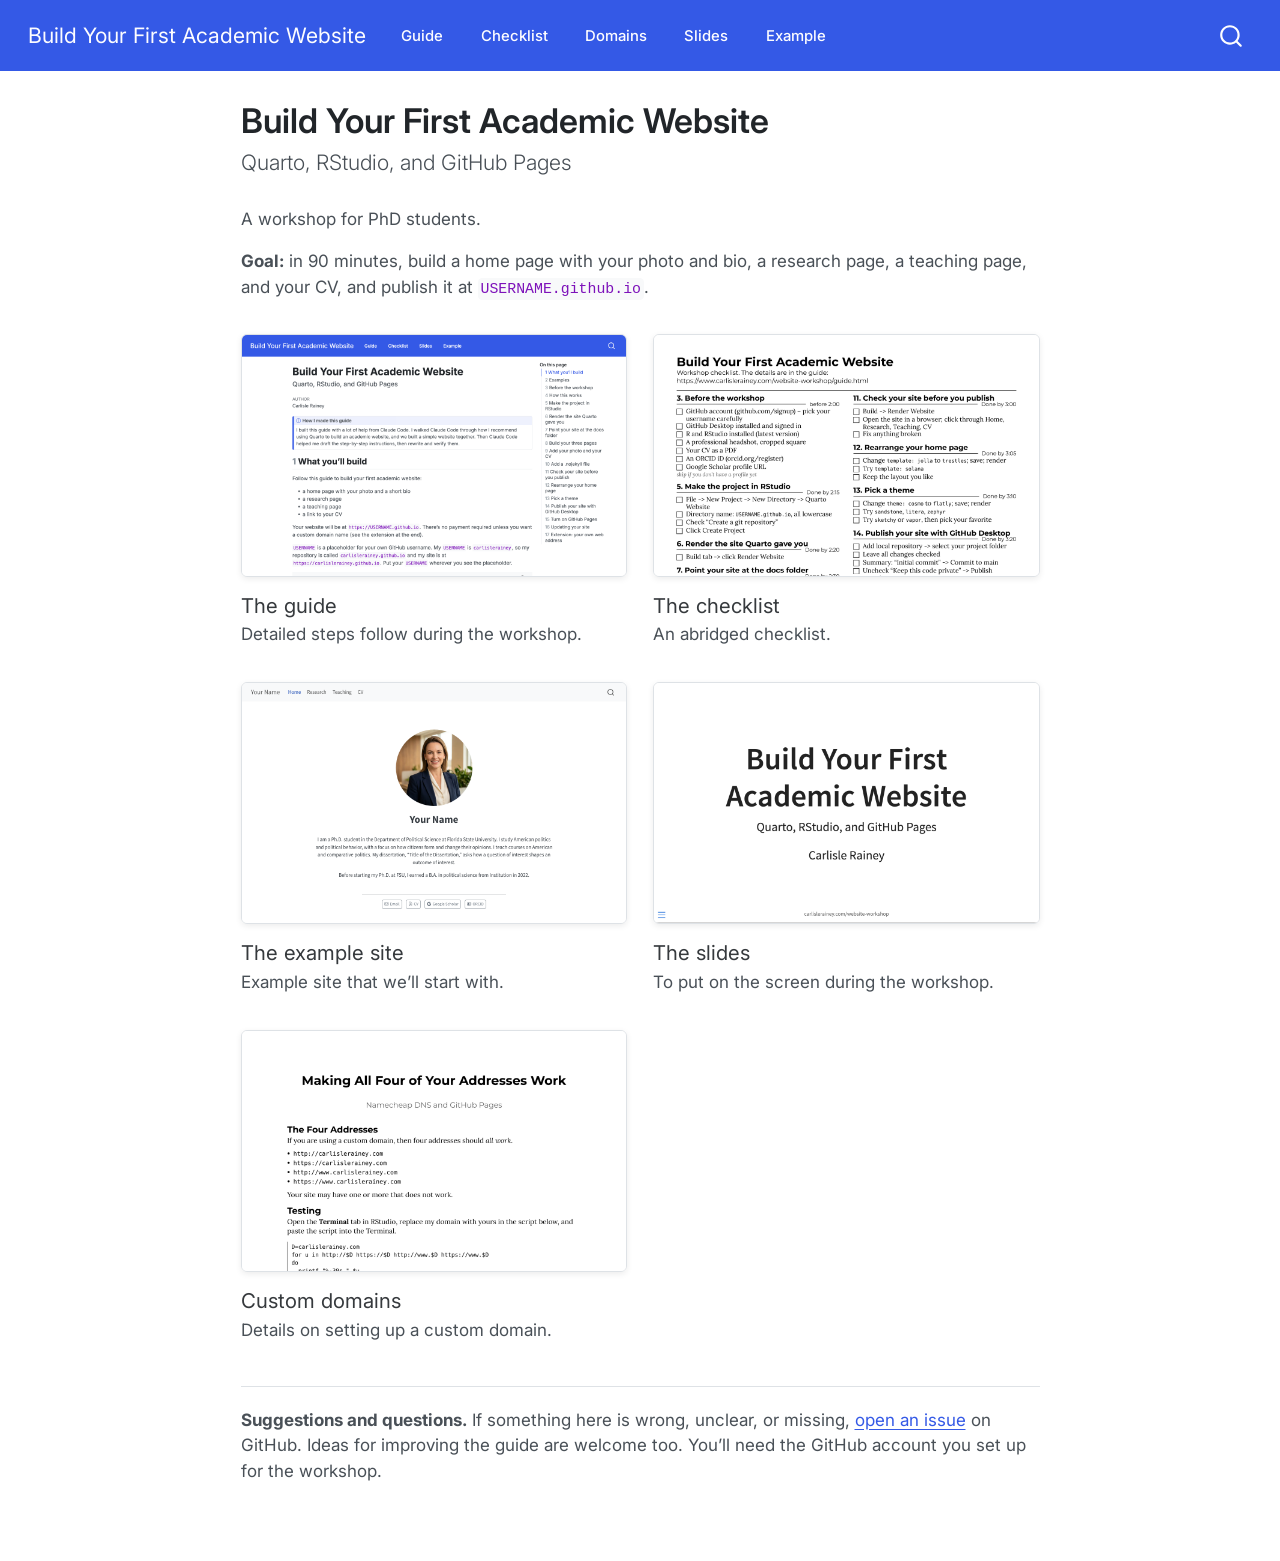
<file: docs/index.html>
<!DOCTYPE html>
<html xmlns="http://www.w3.org/1999/xhtml" lang="en" xml:lang="en"><head>

<meta charset="utf-8">
<meta name="generator" content="quarto-1.6.42">

<meta name="viewport" content="width=device-width, initial-scale=1.0, user-scalable=yes">


<title>Build Your First Academic Website</title>
<style>
code{white-space: pre-wrap;}
span.smallcaps{font-variant: small-caps;}
div.columns{display: flex; gap: min(4vw, 1.5em);}
div.column{flex: auto; overflow-x: auto;}
div.hanging-indent{margin-left: 1.5em; text-indent: -1.5em;}
ul.task-list{list-style: none;}
ul.task-list li input[type="checkbox"] {
  width: 0.8em;
  margin: 0 0.8em 0.2em -1em; /* quarto-specific, see https://github.com/quarto-dev/quarto-cli/issues/4556 */ 
  vertical-align: middle;
}
</style>


<script src="site_libs/quarto-nav/quarto-nav.js"></script>
<script src="site_libs/quarto-nav/headroom.min.js"></script>
<script src="site_libs/clipboard/clipboard.min.js"></script>
<script src="site_libs/quarto-search/autocomplete.umd.js"></script>
<script src="site_libs/quarto-search/fuse.min.js"></script>
<script src="site_libs/quarto-search/quarto-search.js"></script>
<meta name="quarto:offset" content="./">
<script src="site_libs/quarto-html/quarto.js"></script>
<script src="site_libs/quarto-html/popper.min.js"></script>
<script src="site_libs/quarto-html/tippy.umd.min.js"></script>
<script src="site_libs/quarto-html/anchor.min.js"></script>
<link href="site_libs/quarto-html/tippy.css" rel="stylesheet">
<link href="site_libs/quarto-html/quarto-syntax-highlighting-2f5df379a58b258e96c21c0638c20c03.css" rel="stylesheet" id="quarto-text-highlighting-styles">
<script src="site_libs/bootstrap/bootstrap.min.js"></script>
<link href="site_libs/bootstrap/bootstrap-icons.css" rel="stylesheet">
<link href="site_libs/bootstrap/bootstrap-fb111ea82d72e5bd18f836ed95d90a79.min.css" rel="stylesheet" append-hash="true" id="quarto-bootstrap" data-mode="light">
<script id="quarto-search-options" type="application/json">{
  "location": "navbar",
  "copy-button": false,
  "collapse-after": 3,
  "panel-placement": "end",
  "type": "overlay",
  "limit": 50,
  "keyboard-shortcut": [
    "f",
    "/",
    "s"
  ],
  "show-item-context": false,
  "language": {
    "search-no-results-text": "No results",
    "search-matching-documents-text": "matching documents",
    "search-copy-link-title": "Copy link to search",
    "search-hide-matches-text": "Hide additional matches",
    "search-more-match-text": "more match in this document",
    "search-more-matches-text": "more matches in this document",
    "search-clear-button-title": "Clear",
    "search-text-placeholder": "",
    "search-detached-cancel-button-title": "Cancel",
    "search-submit-button-title": "Submit",
    "search-label": "Search"
  }
}</script>


<link rel="stylesheet" href="styles.css">
</head>

<body class="nav-fixed fullcontent">

<div id="quarto-search-results"></div>
  <header id="quarto-header" class="headroom fixed-top">
    <nav class="navbar navbar-expand-lg " data-bs-theme="dark">
      <div class="navbar-container container-fluid">
      <div class="navbar-brand-container mx-auto">
    <a class="navbar-brand" href="./index.html">
    <span class="navbar-title">Build Your First Academic Website</span>
    </a>
  </div>
            <div id="quarto-search" class="" title="Search"></div>
          <button class="navbar-toggler" type="button" data-bs-toggle="collapse" data-bs-target="#navbarCollapse" aria-controls="navbarCollapse" role="menu" aria-expanded="false" aria-label="Toggle navigation" onclick="if (window.quartoToggleHeadroom) { window.quartoToggleHeadroom(); }">
  <span class="navbar-toggler-icon"></span>
</button>
          <div class="collapse navbar-collapse" id="navbarCollapse">
            <ul class="navbar-nav navbar-nav-scroll me-auto">
  <li class="nav-item">
    <a class="nav-link" href="./guide.html"> 
<span class="menu-text">Guide</span></a>
  </li>  
  <li class="nav-item">
    <a class="nav-link" href="./checklist/checklist.pdf"> 
<span class="menu-text">Checklist</span></a>
  </li>  
  <li class="nav-item">
    <a class="nav-link" href="./domains/domains.pdf"> 
<span class="menu-text">Domains</span></a>
  </li>  
  <li class="nav-item">
    <a class="nav-link" href="./slides.html"> 
<span class="menu-text">Slides</span></a>
  </li>  
  <li class="nav-item">
    <a class="nav-link" href="./example/"> 
<span class="menu-text">Example</span></a>
  </li>  
</ul>
          </div> <!-- /navcollapse -->
            <div class="quarto-navbar-tools">
</div>
      </div> <!-- /container-fluid -->
    </nav>
</header>
<!-- content -->
<div id="quarto-content" class="quarto-container page-columns page-rows-contents page-layout-article page-navbar">
<!-- sidebar -->
<!-- margin-sidebar -->
    
<!-- main -->
<main class="content" id="quarto-document-content">

<header id="title-block-header" class="quarto-title-block default">
<div class="quarto-title">
<h1 class="title">Build Your First Academic Website</h1>
<p class="subtitle lead">Quarto, RStudio, and GitHub Pages</p>
</div>



<div class="quarto-title-meta">

    
  
    
  </div>
  


</header>


<p>A workshop for PhD students.</p>
<p><strong>Goal:</strong> in 90 minutes, build a home page with your photo and bio, a research page, a teaching page, and your CV, and publish it at <code>USERNAME.github.io</code>.</p>
<div class="grid previews">
<div class="g-col-12 g-col-md-6">
<p><a href="./guide.html"><img src="previews/guide.png" class="preview-shot img-fluid" alt="The first page of the guide, showing the title and the opening section."></a></p>
<section id="the-guide" class="level3">
<h3 class="anchored" data-anchor-id="the-guide"><a href="./guide.html">The guide</a></h3>
<p>Detailed steps follow during the workshop.</p>
</section>
</div>
<div class="g-col-12 g-col-md-6">
<p><a href="checklist/checklist.pdf"><img src="previews/checklist.png" class="preview-shot img-fluid" alt="The top of the one-page checklist, showing the title and the first sections."></a></p>
<section id="the-checklist" class="level3">
<h3 class="anchored" data-anchor-id="the-checklist"><a href="checklist/checklist.pdf">The checklist</a></h3>
<p>An abridged checklist.</p>
</section>
</div>
<div class="g-col-12 g-col-md-6">
<p><a href="example/"><img src="previews/example.png" class="preview-shot img-fluid" alt="The home page of the example site, showing a photo, a bio, and Email, CV, Google Scholar, and ORCID buttons."></a></p>
<section id="the-example-site" class="level3">
<h3 class="anchored" data-anchor-id="the-example-site"><a href="example/">The example site</a></h3>
<p>Example site that we’ll start with.</p>
</section>
</div>
<div class="g-col-12 g-col-md-6">
<p><a href="slides.html"><img src="previews/slides.png" class="preview-shot img-fluid" alt="The title slide of the workshop slide deck."></a></p>
<section id="the-slides" class="level3">
<h3 class="anchored" data-anchor-id="the-slides"><a href="slides.html">The slides</a></h3>
<p>To put on the screen during the workshop.</p>
</section>
</div>
<div class="g-col-12 g-col-md-6">
<p><a href="domains/domains.pdf"><img src="previews/domains.png" class="preview-shot img-fluid" alt="The first page of the domains guide, showing the title and the list of four addresses."></a></p>
<section id="custom-domains" class="level3">
<h3 class="anchored" data-anchor-id="custom-domains"><a href="domains/domains.pdf">Custom domains</a></h3>
<p>Details on setting up a custom domain.</p>
</section>
</div>
</div>
<div class="suggest">
<p><strong>Suggestions and questions.</strong> If something here is wrong, unclear, or missing, <a href="https://github.com/carlislerainey/website-workshop/issues">open an issue</a> on GitHub. Ideas for improving the guide are welcome too. You’ll need the GitHub account you set up for the workshop.</p>
</div>



</main> <!-- /main -->
<script id="quarto-html-after-body" type="application/javascript">
window.document.addEventListener("DOMContentLoaded", function (event) {
  const toggleBodyColorMode = (bsSheetEl) => {
    const mode = bsSheetEl.getAttribute("data-mode");
    const bodyEl = window.document.querySelector("body");
    if (mode === "dark") {
      bodyEl.classList.add("quarto-dark");
      bodyEl.classList.remove("quarto-light");
    } else {
      bodyEl.classList.add("quarto-light");
      bodyEl.classList.remove("quarto-dark");
    }
  }
  const toggleBodyColorPrimary = () => {
    const bsSheetEl = window.document.querySelector("link#quarto-bootstrap");
    if (bsSheetEl) {
      toggleBodyColorMode(bsSheetEl);
    }
  }
  toggleBodyColorPrimary();  
  const icon = "";
  const anchorJS = new window.AnchorJS();
  anchorJS.options = {
    placement: 'right',
    icon: icon
  };
  anchorJS.add('.anchored');
  const isCodeAnnotation = (el) => {
    for (const clz of el.classList) {
      if (clz.startsWith('code-annotation-')) {                     
        return true;
      }
    }
    return false;
  }
  const onCopySuccess = function(e) {
    // button target
    const button = e.trigger;
    // don't keep focus
    button.blur();
    // flash "checked"
    button.classList.add('code-copy-button-checked');
    var currentTitle = button.getAttribute("title");
    button.setAttribute("title", "Copied!");
    let tooltip;
    if (window.bootstrap) {
      button.setAttribute("data-bs-toggle", "tooltip");
      button.setAttribute("data-bs-placement", "left");
      button.setAttribute("data-bs-title", "Copied!");
      tooltip = new bootstrap.Tooltip(button, 
        { trigger: "manual", 
          customClass: "code-copy-button-tooltip",
          offset: [0, -8]});
      tooltip.show();    
    }
    setTimeout(function() {
      if (tooltip) {
        tooltip.hide();
        button.removeAttribute("data-bs-title");
        button.removeAttribute("data-bs-toggle");
        button.removeAttribute("data-bs-placement");
      }
      button.setAttribute("title", currentTitle);
      button.classList.remove('code-copy-button-checked');
    }, 1000);
    // clear code selection
    e.clearSelection();
  }
  const getTextToCopy = function(trigger) {
      const codeEl = trigger.previousElementSibling.cloneNode(true);
      for (const childEl of codeEl.children) {
        if (isCodeAnnotation(childEl)) {
          childEl.remove();
        }
      }
      return codeEl.innerText;
  }
  const clipboard = new window.ClipboardJS('.code-copy-button:not([data-in-quarto-modal])', {
    text: getTextToCopy
  });
  clipboard.on('success', onCopySuccess);
  if (window.document.getElementById('quarto-embedded-source-code-modal')) {
    const clipboardModal = new window.ClipboardJS('.code-copy-button[data-in-quarto-modal]', {
      text: getTextToCopy,
      container: window.document.getElementById('quarto-embedded-source-code-modal')
    });
    clipboardModal.on('success', onCopySuccess);
  }
    var localhostRegex = new RegExp(/^(?:http|https):\/\/localhost\:?[0-9]*\//);
    var mailtoRegex = new RegExp(/^mailto:/);
      var filterRegex = new RegExp("https:\/\/www\.carlislerainey\.com\/website-workshop");
    var isInternal = (href) => {
        return filterRegex.test(href) || localhostRegex.test(href) || mailtoRegex.test(href);
    }
    // Inspect non-navigation links and adorn them if external
 	var links = window.document.querySelectorAll('a[href]:not(.nav-link):not(.navbar-brand):not(.toc-action):not(.sidebar-link):not(.sidebar-item-toggle):not(.pagination-link):not(.no-external):not([aria-hidden]):not(.dropdown-item):not(.quarto-navigation-tool):not(.about-link)');
    for (var i=0; i<links.length; i++) {
      const link = links[i];
      if (!isInternal(link.href)) {
        // undo the damage that might have been done by quarto-nav.js in the case of
        // links that we want to consider external
        if (link.dataset.originalHref !== undefined) {
          link.href = link.dataset.originalHref;
        }
          // target, if specified
          link.setAttribute("target", "_blank");
          if (link.getAttribute("rel") === null) {
            link.setAttribute("rel", "noopener");
          }
      }
    }
  function tippyHover(el, contentFn, onTriggerFn, onUntriggerFn) {
    const config = {
      allowHTML: true,
      maxWidth: 500,
      delay: 100,
      arrow: false,
      appendTo: function(el) {
          return el.parentElement;
      },
      interactive: true,
      interactiveBorder: 10,
      theme: 'quarto',
      placement: 'bottom-start',
    };
    if (contentFn) {
      config.content = contentFn;
    }
    if (onTriggerFn) {
      config.onTrigger = onTriggerFn;
    }
    if (onUntriggerFn) {
      config.onUntrigger = onUntriggerFn;
    }
    window.tippy(el, config); 
  }
  const noterefs = window.document.querySelectorAll('a[role="doc-noteref"]');
  for (var i=0; i<noterefs.length; i++) {
    const ref = noterefs[i];
    tippyHover(ref, function() {
      // use id or data attribute instead here
      let href = ref.getAttribute('data-footnote-href') || ref.getAttribute('href');
      try { href = new URL(href).hash; } catch {}
      const id = href.replace(/^#\/?/, "");
      const note = window.document.getElementById(id);
      if (note) {
        return note.innerHTML;
      } else {
        return "";
      }
    });
  }
  const xrefs = window.document.querySelectorAll('a.quarto-xref');
  const processXRef = (id, note) => {
    // Strip column container classes
    const stripColumnClz = (el) => {
      el.classList.remove("page-full", "page-columns");
      if (el.children) {
        for (const child of el.children) {
          stripColumnClz(child);
        }
      }
    }
    stripColumnClz(note)
    if (id === null || id.startsWith('sec-')) {
      // Special case sections, only their first couple elements
      const container = document.createElement("div");
      if (note.children && note.children.length > 2) {
        container.appendChild(note.children[0].cloneNode(true));
        for (let i = 1; i < note.children.length; i++) {
          const child = note.children[i];
          if (child.tagName === "P" && child.innerText === "") {
            continue;
          } else {
            container.appendChild(child.cloneNode(true));
            break;
          }
        }
        if (window.Quarto?.typesetMath) {
          window.Quarto.typesetMath(container);
        }
        return container.innerHTML
      } else {
        if (window.Quarto?.typesetMath) {
          window.Quarto.typesetMath(note);
        }
        return note.innerHTML;
      }
    } else {
      // Remove any anchor links if they are present
      const anchorLink = note.querySelector('a.anchorjs-link');
      if (anchorLink) {
        anchorLink.remove();
      }
      if (window.Quarto?.typesetMath) {
        window.Quarto.typesetMath(note);
      }
      if (note.classList.contains("callout")) {
        return note.outerHTML;
      } else {
        return note.innerHTML;
      }
    }
  }
  for (var i=0; i<xrefs.length; i++) {
    const xref = xrefs[i];
    tippyHover(xref, undefined, function(instance) {
      instance.disable();
      let url = xref.getAttribute('href');
      let hash = undefined; 
      if (url.startsWith('#')) {
        hash = url;
      } else {
        try { hash = new URL(url).hash; } catch {}
      }
      if (hash) {
        const id = hash.replace(/^#\/?/, "");
        const note = window.document.getElementById(id);
        if (note !== null) {
          try {
            const html = processXRef(id, note.cloneNode(true));
            instance.setContent(html);
          } finally {
            instance.enable();
            instance.show();
          }
        } else {
          // See if we can fetch this
          fetch(url.split('#')[0])
          .then(res => res.text())
          .then(html => {
            const parser = new DOMParser();
            const htmlDoc = parser.parseFromString(html, "text/html");
            const note = htmlDoc.getElementById(id);
            if (note !== null) {
              const html = processXRef(id, note);
              instance.setContent(html);
            } 
          }).finally(() => {
            instance.enable();
            instance.show();
          });
        }
      } else {
        // See if we can fetch a full url (with no hash to target)
        // This is a special case and we should probably do some content thinning / targeting
        fetch(url)
        .then(res => res.text())
        .then(html => {
          const parser = new DOMParser();
          const htmlDoc = parser.parseFromString(html, "text/html");
          const note = htmlDoc.querySelector('main.content');
          if (note !== null) {
            // This should only happen for chapter cross references
            // (since there is no id in the URL)
            // remove the first header
            if (note.children.length > 0 && note.children[0].tagName === "HEADER") {
              note.children[0].remove();
            }
            const html = processXRef(null, note);
            instance.setContent(html);
          } 
        }).finally(() => {
          instance.enable();
          instance.show();
        });
      }
    }, function(instance) {
    });
  }
      let selectedAnnoteEl;
      const selectorForAnnotation = ( cell, annotation) => {
        let cellAttr = 'data-code-cell="' + cell + '"';
        let lineAttr = 'data-code-annotation="' +  annotation + '"';
        const selector = 'span[' + cellAttr + '][' + lineAttr + ']';
        return selector;
      }
      const selectCodeLines = (annoteEl) => {
        const doc = window.document;
        const targetCell = annoteEl.getAttribute("data-target-cell");
        const targetAnnotation = annoteEl.getAttribute("data-target-annotation");
        const annoteSpan = window.document.querySelector(selectorForAnnotation(targetCell, targetAnnotation));
        const lines = annoteSpan.getAttribute("data-code-lines").split(",");
        const lineIds = lines.map((line) => {
          return targetCell + "-" + line;
        })
        let top = null;
        let height = null;
        let parent = null;
        if (lineIds.length > 0) {
            //compute the position of the single el (top and bottom and make a div)
            const el = window.document.getElementById(lineIds[0]);
            top = el.offsetTop;
            height = el.offsetHeight;
            parent = el.parentElement.parentElement;
          if (lineIds.length > 1) {
            const lastEl = window.document.getElementById(lineIds[lineIds.length - 1]);
            const bottom = lastEl.offsetTop + lastEl.offsetHeight;
            height = bottom - top;
          }
          if (top !== null && height !== null && parent !== null) {
            // cook up a div (if necessary) and position it 
            let div = window.document.getElementById("code-annotation-line-highlight");
            if (div === null) {
              div = window.document.createElement("div");
              div.setAttribute("id", "code-annotation-line-highlight");
              div.style.position = 'absolute';
              parent.appendChild(div);
            }
            div.style.top = top - 2 + "px";
            div.style.height = height + 4 + "px";
            div.style.left = 0;
            let gutterDiv = window.document.getElementById("code-annotation-line-highlight-gutter");
            if (gutterDiv === null) {
              gutterDiv = window.document.createElement("div");
              gutterDiv.setAttribute("id", "code-annotation-line-highlight-gutter");
              gutterDiv.style.position = 'absolute';
              const codeCell = window.document.getElementById(targetCell);
              const gutter = codeCell.querySelector('.code-annotation-gutter');
              gutter.appendChild(gutterDiv);
            }
            gutterDiv.style.top = top - 2 + "px";
            gutterDiv.style.height = height + 4 + "px";
          }
          selectedAnnoteEl = annoteEl;
        }
      };
      const unselectCodeLines = () => {
        const elementsIds = ["code-annotation-line-highlight", "code-annotation-line-highlight-gutter"];
        elementsIds.forEach((elId) => {
          const div = window.document.getElementById(elId);
          if (div) {
            div.remove();
          }
        });
        selectedAnnoteEl = undefined;
      };
        // Handle positioning of the toggle
    window.addEventListener(
      "resize",
      throttle(() => {
        elRect = undefined;
        if (selectedAnnoteEl) {
          selectCodeLines(selectedAnnoteEl);
        }
      }, 10)
    );
    function throttle(fn, ms) {
    let throttle = false;
    let timer;
      return (...args) => {
        if(!throttle) { // first call gets through
            fn.apply(this, args);
            throttle = true;
        } else { // all the others get throttled
            if(timer) clearTimeout(timer); // cancel #2
            timer = setTimeout(() => {
              fn.apply(this, args);
              timer = throttle = false;
            }, ms);
        }
      };
    }
      // Attach click handler to the DT
      const annoteDls = window.document.querySelectorAll('dt[data-target-cell]');
      for (const annoteDlNode of annoteDls) {
        annoteDlNode.addEventListener('click', (event) => {
          const clickedEl = event.target;
          if (clickedEl !== selectedAnnoteEl) {
            unselectCodeLines();
            const activeEl = window.document.querySelector('dt[data-target-cell].code-annotation-active');
            if (activeEl) {
              activeEl.classList.remove('code-annotation-active');
            }
            selectCodeLines(clickedEl);
            clickedEl.classList.add('code-annotation-active');
          } else {
            // Unselect the line
            unselectCodeLines();
            clickedEl.classList.remove('code-annotation-active');
          }
        });
      }
  const findCites = (el) => {
    const parentEl = el.parentElement;
    if (parentEl) {
      const cites = parentEl.dataset.cites;
      if (cites) {
        return {
          el,
          cites: cites.split(' ')
        };
      } else {
        return findCites(el.parentElement)
      }
    } else {
      return undefined;
    }
  };
  var bibliorefs = window.document.querySelectorAll('a[role="doc-biblioref"]');
  for (var i=0; i<bibliorefs.length; i++) {
    const ref = bibliorefs[i];
    const citeInfo = findCites(ref);
    if (citeInfo) {
      tippyHover(citeInfo.el, function() {
        var popup = window.document.createElement('div');
        citeInfo.cites.forEach(function(cite) {
          var citeDiv = window.document.createElement('div');
          citeDiv.classList.add('hanging-indent');
          citeDiv.classList.add('csl-entry');
          var biblioDiv = window.document.getElementById('ref-' + cite);
          if (biblioDiv) {
            citeDiv.innerHTML = biblioDiv.innerHTML;
          }
          popup.appendChild(citeDiv);
        });
        return popup.innerHTML;
      });
    }
  }
});
</script>
</div> <!-- /content -->




</body></html>
</file>
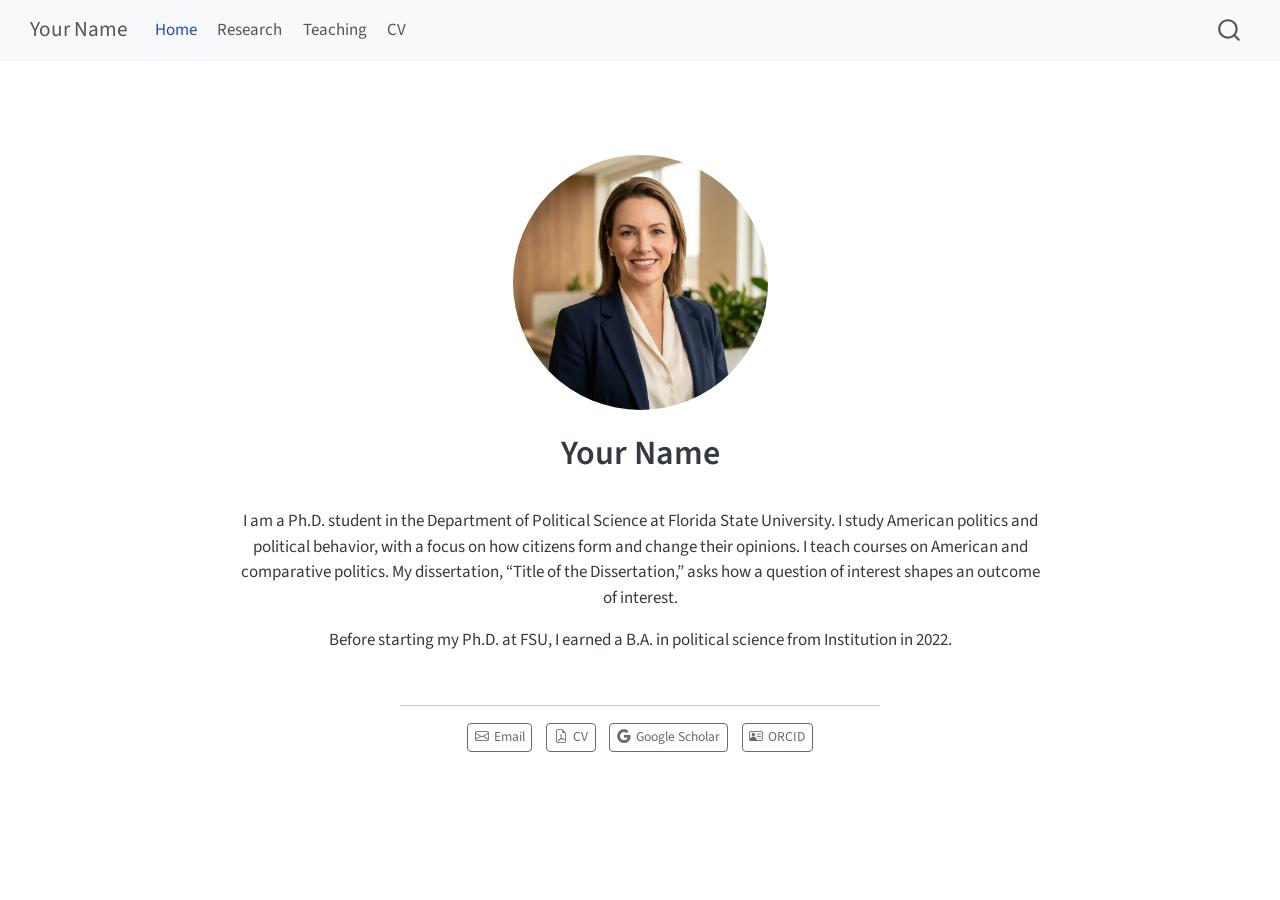
<file: docs/example/index.html>
<!DOCTYPE html>
<html xmlns="http://www.w3.org/1999/xhtml" lang="en" xml:lang="en"><head>

<meta charset="utf-8">
<meta name="generator" content="quarto-1.6.42">

<meta name="viewport" content="width=device-width, initial-scale=1.0, user-scalable=yes">


<title>Your Name</title>
<style>
code{white-space: pre-wrap;}
span.smallcaps{font-variant: small-caps;}
div.columns{display: flex; gap: min(4vw, 1.5em);}
div.column{flex: auto; overflow-x: auto;}
div.hanging-indent{margin-left: 1.5em; text-indent: -1.5em;}
ul.task-list{list-style: none;}
ul.task-list li input[type="checkbox"] {
  width: 0.8em;
  margin: 0 0.8em 0.2em -1em; /* quarto-specific, see https://github.com/quarto-dev/quarto-cli/issues/4556 */ 
  vertical-align: middle;
}
</style>


<script src="site_libs/quarto-nav/quarto-nav.js"></script>
<script src="site_libs/quarto-nav/headroom.min.js"></script>
<script src="site_libs/clipboard/clipboard.min.js"></script>
<script src="site_libs/quarto-search/autocomplete.umd.js"></script>
<script src="site_libs/quarto-search/fuse.min.js"></script>
<script src="site_libs/quarto-search/quarto-search.js"></script>
<meta name="quarto:offset" content="./">
<script src="site_libs/quarto-html/quarto.js"></script>
<script src="site_libs/quarto-html/popper.min.js"></script>
<script src="site_libs/quarto-html/tippy.umd.min.js"></script>
<link href="site_libs/quarto-html/tippy.css" rel="stylesheet">
<link href="site_libs/quarto-html/quarto-syntax-highlighting-2f5df379a58b258e96c21c0638c20c03.css" rel="stylesheet" id="quarto-text-highlighting-styles">
<script src="site_libs/bootstrap/bootstrap.min.js"></script>
<link href="site_libs/bootstrap/bootstrap-icons.css" rel="stylesheet">
<link href="site_libs/bootstrap/bootstrap-6bd9cfa162949bde0a231f530c97869d.min.css" rel="stylesheet" append-hash="true" id="quarto-bootstrap" data-mode="light">
<script id="quarto-search-options" type="application/json">{
  "location": "navbar",
  "copy-button": false,
  "collapse-after": 3,
  "panel-placement": "end",
  "type": "overlay",
  "limit": 50,
  "keyboard-shortcut": [
    "f",
    "/",
    "s"
  ],
  "show-item-context": false,
  "language": {
    "search-no-results-text": "No results",
    "search-matching-documents-text": "matching documents",
    "search-copy-link-title": "Copy link to search",
    "search-hide-matches-text": "Hide additional matches",
    "search-more-match-text": "more match in this document",
    "search-more-matches-text": "more matches in this document",
    "search-clear-button-title": "Clear",
    "search-text-placeholder": "",
    "search-detached-cancel-button-title": "Cancel",
    "search-submit-button-title": "Submit",
    "search-label": "Search"
  }
}</script>


<link rel="stylesheet" href="styles.css">
</head>

<body class="nav-fixed fullcontent">

<div id="quarto-search-results"></div>
  <header id="quarto-header" class="headroom fixed-top">
    <nav class="navbar navbar-expand-lg " data-bs-theme="dark">
      <div class="navbar-container container-fluid">
      <div class="navbar-brand-container mx-auto">
    <a class="navbar-brand" href="./index.html">
    <span class="navbar-title">Your Name</span>
    </a>
  </div>
            <div id="quarto-search" class="" title="Search"></div>
          <button class="navbar-toggler" type="button" data-bs-toggle="collapse" data-bs-target="#navbarCollapse" aria-controls="navbarCollapse" role="menu" aria-expanded="false" aria-label="Toggle navigation" onclick="if (window.quartoToggleHeadroom) { window.quartoToggleHeadroom(); }">
  <span class="navbar-toggler-icon"></span>
</button>
          <div class="collapse navbar-collapse" id="navbarCollapse">
            <ul class="navbar-nav navbar-nav-scroll me-auto">
  <li class="nav-item">
    <a class="nav-link active" href="./index.html" aria-current="page"> 
<span class="menu-text">Home</span></a>
  </li>  
  <li class="nav-item">
    <a class="nav-link" href="./research.html"> 
<span class="menu-text">Research</span></a>
  </li>  
  <li class="nav-item">
    <a class="nav-link" href="./teaching.html"> 
<span class="menu-text">Teaching</span></a>
  </li>  
  <li class="nav-item">
    <a class="nav-link" href="./cv.pdf"> 
<span class="menu-text">CV</span></a>
  </li>  
</ul>
          </div> <!-- /navcollapse -->
            <div class="quarto-navbar-tools">
</div>
      </div> <!-- /container-fluid -->
    </nav>
</header>
<!-- content -->
<div id="quarto-content" class="quarto-container page-columns page-rows-contents page-layout-article page-navbar">
<!-- sidebar -->
<!-- margin-sidebar -->
    
<!-- main -->
<div class="quarto-about-jolla">
  <img src="headshot.jpg" alt="Your Name" class="about-image
  round " style="height: 15em; width: 15em;">
 <header id="title-block-header" class="quarto-title-block default">
<div class="quarto-title">
<h1 class="title">Your Name</h1>
</div>
<div class="quarto-title-meta">
  </div>
</header><main class="content" id="quarto-document-content">
<!-- Everything below the front matter is the bio. Keep this short; two or three short paragraphs
     is plenty. Say who you are, what you study, and what you teach. Maybe add one sentence on your dissertation. -->
<p>I am a Ph.D.&nbsp;student in the Department of Political Science at Florida State University. I study American politics and political behavior, with a focus on how citizens form and change their opinions. I teach courses on American and comparative politics. My dissertation, “Title of the Dissertation,” asks how a question of interest shapes an outcome of interest.</p>
<p>Before starting my Ph.D.&nbsp;at FSU, I earned a B.A. in political science from Institution in 2022.</p>


</main> 
  <hr class="about-sep">
   <div class="about-links">
  <a href="mailto:you@fsu.edu" class="about-link" rel="" target="">
    <i class="bi bi-envelope"></i>
     <span class="about-link-text">Email</span>
  </a>
  <a href="cv.pdf" class="about-link" rel="" target="">
    <i class="bi bi-file-earmark-pdf"></i>
     <span class="about-link-text">CV</span>
  </a>
  <a href="https://scholar.google.com/citations?user=XXXXXXXXXXXX" class="about-link" rel="" target="">
    <i class="bi bi-google"></i>
     <span class="about-link-text">Google Scholar</span>
  </a>
  <a href="https://orcid.org/0000-0000-0000-0000" class="about-link" rel="" target="">
    <i class="bi bi-person-vcard"></i>
     <span class="about-link-text">ORCID</span>
  </a>
</div>
</div>
 <!-- /main -->
<script id="quarto-html-after-body" type="application/javascript">
window.document.addEventListener("DOMContentLoaded", function (event) {
  const toggleBodyColorMode = (bsSheetEl) => {
    const mode = bsSheetEl.getAttribute("data-mode");
    const bodyEl = window.document.querySelector("body");
    if (mode === "dark") {
      bodyEl.classList.add("quarto-dark");
      bodyEl.classList.remove("quarto-light");
    } else {
      bodyEl.classList.add("quarto-light");
      bodyEl.classList.remove("quarto-dark");
    }
  }
  const toggleBodyColorPrimary = () => {
    const bsSheetEl = window.document.querySelector("link#quarto-bootstrap");
    if (bsSheetEl) {
      toggleBodyColorMode(bsSheetEl);
    }
  }
  toggleBodyColorPrimary();  
  const isCodeAnnotation = (el) => {
    for (const clz of el.classList) {
      if (clz.startsWith('code-annotation-')) {                     
        return true;
      }
    }
    return false;
  }
  const onCopySuccess = function(e) {
    // button target
    const button = e.trigger;
    // don't keep focus
    button.blur();
    // flash "checked"
    button.classList.add('code-copy-button-checked');
    var currentTitle = button.getAttribute("title");
    button.setAttribute("title", "Copied!");
    let tooltip;
    if (window.bootstrap) {
      button.setAttribute("data-bs-toggle", "tooltip");
      button.setAttribute("data-bs-placement", "left");
      button.setAttribute("data-bs-title", "Copied!");
      tooltip = new bootstrap.Tooltip(button, 
        { trigger: "manual", 
          customClass: "code-copy-button-tooltip",
          offset: [0, -8]});
      tooltip.show();    
    }
    setTimeout(function() {
      if (tooltip) {
        tooltip.hide();
        button.removeAttribute("data-bs-title");
        button.removeAttribute("data-bs-toggle");
        button.removeAttribute("data-bs-placement");
      }
      button.setAttribute("title", currentTitle);
      button.classList.remove('code-copy-button-checked');
    }, 1000);
    // clear code selection
    e.clearSelection();
  }
  const getTextToCopy = function(trigger) {
      const codeEl = trigger.previousElementSibling.cloneNode(true);
      for (const childEl of codeEl.children) {
        if (isCodeAnnotation(childEl)) {
          childEl.remove();
        }
      }
      return codeEl.innerText;
  }
  const clipboard = new window.ClipboardJS('.code-copy-button:not([data-in-quarto-modal])', {
    text: getTextToCopy
  });
  clipboard.on('success', onCopySuccess);
  if (window.document.getElementById('quarto-embedded-source-code-modal')) {
    const clipboardModal = new window.ClipboardJS('.code-copy-button[data-in-quarto-modal]', {
      text: getTextToCopy,
      container: window.document.getElementById('quarto-embedded-source-code-modal')
    });
    clipboardModal.on('success', onCopySuccess);
  }
    var localhostRegex = new RegExp(/^(?:http|https):\/\/localhost\:?[0-9]*\//);
    var mailtoRegex = new RegExp(/^mailto:/);
      var filterRegex = new RegExp('/' + window.location.host + '/');
    var isInternal = (href) => {
        return filterRegex.test(href) || localhostRegex.test(href) || mailtoRegex.test(href);
    }
    // Inspect non-navigation links and adorn them if external
 	var links = window.document.querySelectorAll('a[href]:not(.nav-link):not(.navbar-brand):not(.toc-action):not(.sidebar-link):not(.sidebar-item-toggle):not(.pagination-link):not(.no-external):not([aria-hidden]):not(.dropdown-item):not(.quarto-navigation-tool):not(.about-link)');
    for (var i=0; i<links.length; i++) {
      const link = links[i];
      if (!isInternal(link.href)) {
        // undo the damage that might have been done by quarto-nav.js in the case of
        // links that we want to consider external
        if (link.dataset.originalHref !== undefined) {
          link.href = link.dataset.originalHref;
        }
      }
    }
  function tippyHover(el, contentFn, onTriggerFn, onUntriggerFn) {
    const config = {
      allowHTML: true,
      maxWidth: 500,
      delay: 100,
      arrow: false,
      appendTo: function(el) {
          return el.parentElement;
      },
      interactive: true,
      interactiveBorder: 10,
      theme: 'quarto',
      placement: 'bottom-start',
    };
    if (contentFn) {
      config.content = contentFn;
    }
    if (onTriggerFn) {
      config.onTrigger = onTriggerFn;
    }
    if (onUntriggerFn) {
      config.onUntrigger = onUntriggerFn;
    }
    window.tippy(el, config); 
  }
  const noterefs = window.document.querySelectorAll('a[role="doc-noteref"]');
  for (var i=0; i<noterefs.length; i++) {
    const ref = noterefs[i];
    tippyHover(ref, function() {
      // use id or data attribute instead here
      let href = ref.getAttribute('data-footnote-href') || ref.getAttribute('href');
      try { href = new URL(href).hash; } catch {}
      const id = href.replace(/^#\/?/, "");
      const note = window.document.getElementById(id);
      if (note) {
        return note.innerHTML;
      } else {
        return "";
      }
    });
  }
  const xrefs = window.document.querySelectorAll('a.quarto-xref');
  const processXRef = (id, note) => {
    // Strip column container classes
    const stripColumnClz = (el) => {
      el.classList.remove("page-full", "page-columns");
      if (el.children) {
        for (const child of el.children) {
          stripColumnClz(child);
        }
      }
    }
    stripColumnClz(note)
    if (id === null || id.startsWith('sec-')) {
      // Special case sections, only their first couple elements
      const container = document.createElement("div");
      if (note.children && note.children.length > 2) {
        container.appendChild(note.children[0].cloneNode(true));
        for (let i = 1; i < note.children.length; i++) {
          const child = note.children[i];
          if (child.tagName === "P" && child.innerText === "") {
            continue;
          } else {
            container.appendChild(child.cloneNode(true));
            break;
          }
        }
        if (window.Quarto?.typesetMath) {
          window.Quarto.typesetMath(container);
        }
        return container.innerHTML
      } else {
        if (window.Quarto?.typesetMath) {
          window.Quarto.typesetMath(note);
        }
        return note.innerHTML;
      }
    } else {
      // Remove any anchor links if they are present
      const anchorLink = note.querySelector('a.anchorjs-link');
      if (anchorLink) {
        anchorLink.remove();
      }
      if (window.Quarto?.typesetMath) {
        window.Quarto.typesetMath(note);
      }
      if (note.classList.contains("callout")) {
        return note.outerHTML;
      } else {
        return note.innerHTML;
      }
    }
  }
  for (var i=0; i<xrefs.length; i++) {
    const xref = xrefs[i];
    tippyHover(xref, undefined, function(instance) {
      instance.disable();
      let url = xref.getAttribute('href');
      let hash = undefined; 
      if (url.startsWith('#')) {
        hash = url;
      } else {
        try { hash = new URL(url).hash; } catch {}
      }
      if (hash) {
        const id = hash.replace(/^#\/?/, "");
        const note = window.document.getElementById(id);
        if (note !== null) {
          try {
            const html = processXRef(id, note.cloneNode(true));
            instance.setContent(html);
          } finally {
            instance.enable();
            instance.show();
          }
        } else {
          // See if we can fetch this
          fetch(url.split('#')[0])
          .then(res => res.text())
          .then(html => {
            const parser = new DOMParser();
            const htmlDoc = parser.parseFromString(html, "text/html");
            const note = htmlDoc.getElementById(id);
            if (note !== null) {
              const html = processXRef(id, note);
              instance.setContent(html);
            } 
          }).finally(() => {
            instance.enable();
            instance.show();
          });
        }
      } else {
        // See if we can fetch a full url (with no hash to target)
        // This is a special case and we should probably do some content thinning / targeting
        fetch(url)
        .then(res => res.text())
        .then(html => {
          const parser = new DOMParser();
          const htmlDoc = parser.parseFromString(html, "text/html");
          const note = htmlDoc.querySelector('main.content');
          if (note !== null) {
            // This should only happen for chapter cross references
            // (since there is no id in the URL)
            // remove the first header
            if (note.children.length > 0 && note.children[0].tagName === "HEADER") {
              note.children[0].remove();
            }
            const html = processXRef(null, note);
            instance.setContent(html);
          } 
        }).finally(() => {
          instance.enable();
          instance.show();
        });
      }
    }, function(instance) {
    });
  }
      let selectedAnnoteEl;
      const selectorForAnnotation = ( cell, annotation) => {
        let cellAttr = 'data-code-cell="' + cell + '"';
        let lineAttr = 'data-code-annotation="' +  annotation + '"';
        const selector = 'span[' + cellAttr + '][' + lineAttr + ']';
        return selector;
      }
      const selectCodeLines = (annoteEl) => {
        const doc = window.document;
        const targetCell = annoteEl.getAttribute("data-target-cell");
        const targetAnnotation = annoteEl.getAttribute("data-target-annotation");
        const annoteSpan = window.document.querySelector(selectorForAnnotation(targetCell, targetAnnotation));
        const lines = annoteSpan.getAttribute("data-code-lines").split(",");
        const lineIds = lines.map((line) => {
          return targetCell + "-" + line;
        })
        let top = null;
        let height = null;
        let parent = null;
        if (lineIds.length > 0) {
            //compute the position of the single el (top and bottom and make a div)
            const el = window.document.getElementById(lineIds[0]);
            top = el.offsetTop;
            height = el.offsetHeight;
            parent = el.parentElement.parentElement;
          if (lineIds.length > 1) {
            const lastEl = window.document.getElementById(lineIds[lineIds.length - 1]);
            const bottom = lastEl.offsetTop + lastEl.offsetHeight;
            height = bottom - top;
          }
          if (top !== null && height !== null && parent !== null) {
            // cook up a div (if necessary) and position it 
            let div = window.document.getElementById("code-annotation-line-highlight");
            if (div === null) {
              div = window.document.createElement("div");
              div.setAttribute("id", "code-annotation-line-highlight");
              div.style.position = 'absolute';
              parent.appendChild(div);
            }
            div.style.top = top - 2 + "px";
            div.style.height = height + 4 + "px";
            div.style.left = 0;
            let gutterDiv = window.document.getElementById("code-annotation-line-highlight-gutter");
            if (gutterDiv === null) {
              gutterDiv = window.document.createElement("div");
              gutterDiv.setAttribute("id", "code-annotation-line-highlight-gutter");
              gutterDiv.style.position = 'absolute';
              const codeCell = window.document.getElementById(targetCell);
              const gutter = codeCell.querySelector('.code-annotation-gutter');
              gutter.appendChild(gutterDiv);
            }
            gutterDiv.style.top = top - 2 + "px";
            gutterDiv.style.height = height + 4 + "px";
          }
          selectedAnnoteEl = annoteEl;
        }
      };
      const unselectCodeLines = () => {
        const elementsIds = ["code-annotation-line-highlight", "code-annotation-line-highlight-gutter"];
        elementsIds.forEach((elId) => {
          const div = window.document.getElementById(elId);
          if (div) {
            div.remove();
          }
        });
        selectedAnnoteEl = undefined;
      };
        // Handle positioning of the toggle
    window.addEventListener(
      "resize",
      throttle(() => {
        elRect = undefined;
        if (selectedAnnoteEl) {
          selectCodeLines(selectedAnnoteEl);
        }
      }, 10)
    );
    function throttle(fn, ms) {
    let throttle = false;
    let timer;
      return (...args) => {
        if(!throttle) { // first call gets through
            fn.apply(this, args);
            throttle = true;
        } else { // all the others get throttled
            if(timer) clearTimeout(timer); // cancel #2
            timer = setTimeout(() => {
              fn.apply(this, args);
              timer = throttle = false;
            }, ms);
        }
      };
    }
      // Attach click handler to the DT
      const annoteDls = window.document.querySelectorAll('dt[data-target-cell]');
      for (const annoteDlNode of annoteDls) {
        annoteDlNode.addEventListener('click', (event) => {
          const clickedEl = event.target;
          if (clickedEl !== selectedAnnoteEl) {
            unselectCodeLines();
            const activeEl = window.document.querySelector('dt[data-target-cell].code-annotation-active');
            if (activeEl) {
              activeEl.classList.remove('code-annotation-active');
            }
            selectCodeLines(clickedEl);
            clickedEl.classList.add('code-annotation-active');
          } else {
            // Unselect the line
            unselectCodeLines();
            clickedEl.classList.remove('code-annotation-active');
          }
        });
      }
  const findCites = (el) => {
    const parentEl = el.parentElement;
    if (parentEl) {
      const cites = parentEl.dataset.cites;
      if (cites) {
        return {
          el,
          cites: cites.split(' ')
        };
      } else {
        return findCites(el.parentElement)
      }
    } else {
      return undefined;
    }
  };
  var bibliorefs = window.document.querySelectorAll('a[role="doc-biblioref"]');
  for (var i=0; i<bibliorefs.length; i++) {
    const ref = bibliorefs[i];
    const citeInfo = findCites(ref);
    if (citeInfo) {
      tippyHover(citeInfo.el, function() {
        var popup = window.document.createElement('div');
        citeInfo.cites.forEach(function(cite) {
          var citeDiv = window.document.createElement('div');
          citeDiv.classList.add('hanging-indent');
          citeDiv.classList.add('csl-entry');
          var biblioDiv = window.document.getElementById('ref-' + cite);
          if (biblioDiv) {
            citeDiv.innerHTML = biblioDiv.innerHTML;
          }
          popup.appendChild(citeDiv);
        });
        return popup.innerHTML;
      });
    }
  }
});
</script>
</div> <!-- /content -->




</body></html>
</file>
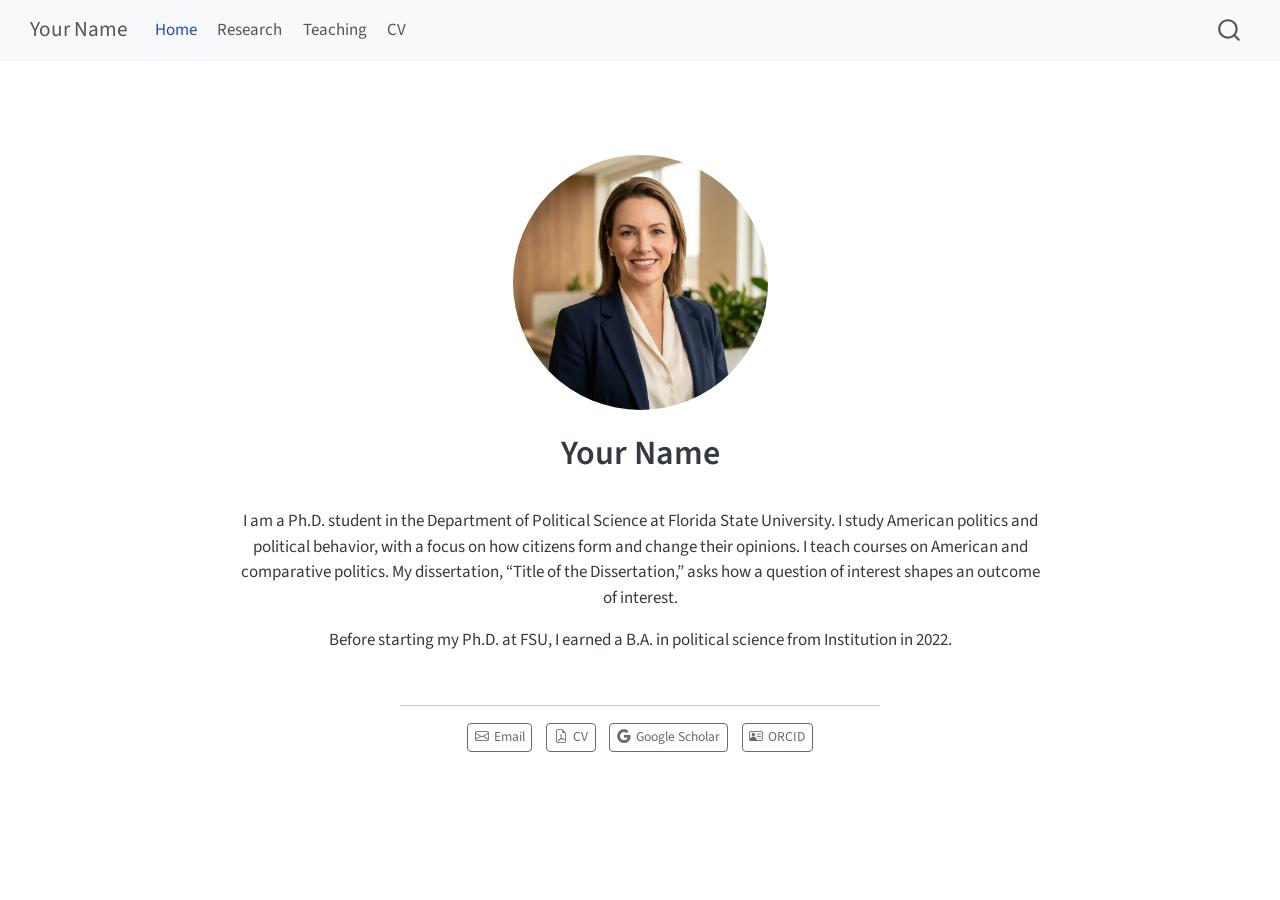
<file: simple/docs/index.html>
<!DOCTYPE html>
<html xmlns="http://www.w3.org/1999/xhtml" lang="en" xml:lang="en"><head>

<meta charset="utf-8">
<meta name="generator" content="quarto-1.6.42">

<meta name="viewport" content="width=device-width, initial-scale=1.0, user-scalable=yes">


<title>Your Name</title>
<style>
code{white-space: pre-wrap;}
span.smallcaps{font-variant: small-caps;}
div.columns{display: flex; gap: min(4vw, 1.5em);}
div.column{flex: auto; overflow-x: auto;}
div.hanging-indent{margin-left: 1.5em; text-indent: -1.5em;}
ul.task-list{list-style: none;}
ul.task-list li input[type="checkbox"] {
  width: 0.8em;
  margin: 0 0.8em 0.2em -1em; /* quarto-specific, see https://github.com/quarto-dev/quarto-cli/issues/4556 */ 
  vertical-align: middle;
}
</style>


<script src="site_libs/quarto-nav/quarto-nav.js"></script>
<script src="site_libs/quarto-nav/headroom.min.js"></script>
<script src="site_libs/clipboard/clipboard.min.js"></script>
<script src="site_libs/quarto-search/autocomplete.umd.js"></script>
<script src="site_libs/quarto-search/fuse.min.js"></script>
<script src="site_libs/quarto-search/quarto-search.js"></script>
<meta name="quarto:offset" content="./">
<script src="site_libs/quarto-html/quarto.js"></script>
<script src="site_libs/quarto-html/popper.min.js"></script>
<script src="site_libs/quarto-html/tippy.umd.min.js"></script>
<link href="site_libs/quarto-html/tippy.css" rel="stylesheet">
<link href="site_libs/quarto-html/quarto-syntax-highlighting-2f5df379a58b258e96c21c0638c20c03.css" rel="stylesheet" id="quarto-text-highlighting-styles">
<script src="site_libs/bootstrap/bootstrap.min.js"></script>
<link href="site_libs/bootstrap/bootstrap-icons.css" rel="stylesheet">
<link href="site_libs/bootstrap/bootstrap-6bd9cfa162949bde0a231f530c97869d.min.css" rel="stylesheet" append-hash="true" id="quarto-bootstrap" data-mode="light">
<script id="quarto-search-options" type="application/json">{
  "location": "navbar",
  "copy-button": false,
  "collapse-after": 3,
  "panel-placement": "end",
  "type": "overlay",
  "limit": 50,
  "keyboard-shortcut": [
    "f",
    "/",
    "s"
  ],
  "show-item-context": false,
  "language": {
    "search-no-results-text": "No results",
    "search-matching-documents-text": "matching documents",
    "search-copy-link-title": "Copy link to search",
    "search-hide-matches-text": "Hide additional matches",
    "search-more-match-text": "more match in this document",
    "search-more-matches-text": "more matches in this document",
    "search-clear-button-title": "Clear",
    "search-text-placeholder": "",
    "search-detached-cancel-button-title": "Cancel",
    "search-submit-button-title": "Submit",
    "search-label": "Search"
  }
}</script>


<link rel="stylesheet" href="styles.css">
</head>

<body class="nav-fixed fullcontent">

<div id="quarto-search-results"></div>
  <header id="quarto-header" class="headroom fixed-top">
    <nav class="navbar navbar-expand-lg " data-bs-theme="dark">
      <div class="navbar-container container-fluid">
      <div class="navbar-brand-container mx-auto">
    <a class="navbar-brand" href="./index.html">
    <span class="navbar-title">Your Name</span>
    </a>
  </div>
            <div id="quarto-search" class="" title="Search"></div>
          <button class="navbar-toggler" type="button" data-bs-toggle="collapse" data-bs-target="#navbarCollapse" aria-controls="navbarCollapse" role="menu" aria-expanded="false" aria-label="Toggle navigation" onclick="if (window.quartoToggleHeadroom) { window.quartoToggleHeadroom(); }">
  <span class="navbar-toggler-icon"></span>
</button>
          <div class="collapse navbar-collapse" id="navbarCollapse">
            <ul class="navbar-nav navbar-nav-scroll me-auto">
  <li class="nav-item">
    <a class="nav-link active" href="./index.html" aria-current="page"> 
<span class="menu-text">Home</span></a>
  </li>  
  <li class="nav-item">
    <a class="nav-link" href="./research.html"> 
<span class="menu-text">Research</span></a>
  </li>  
  <li class="nav-item">
    <a class="nav-link" href="./teaching.html"> 
<span class="menu-text">Teaching</span></a>
  </li>  
  <li class="nav-item">
    <a class="nav-link" href="./cv.pdf"> 
<span class="menu-text">CV</span></a>
  </li>  
</ul>
          </div> <!-- /navcollapse -->
            <div class="quarto-navbar-tools">
</div>
      </div> <!-- /container-fluid -->
    </nav>
</header>
<!-- content -->
<div id="quarto-content" class="quarto-container page-columns page-rows-contents page-layout-article page-navbar">
<!-- sidebar -->
<!-- margin-sidebar -->
    
<!-- main -->
<div class="quarto-about-jolla">
  <img src="headshot.jpg" alt="Your Name" class="about-image
  round " style="height: 15em; width: 15em;">
 <header id="title-block-header" class="quarto-title-block default">
<div class="quarto-title">
<h1 class="title">Your Name</h1>
</div>
<div class="quarto-title-meta">
  </div>
</header><main class="content" id="quarto-document-content">
<!-- Everything below the front matter is the bio. Keep this short; two or three short paragraphs
     is plenty. Say who you are, what you study, and what you teach. Maybe add one sentence on your dissertation. -->
<p>I am a Ph.D.&nbsp;student in the Department of Political Science at Florida State University. I study American politics and political behavior, with a focus on how citizens form and change their opinions. I teach courses on American and comparative politics. My dissertation, “Title of the Dissertation,” asks how a question of interest shapes an outcome of interest.</p>
<p>Before starting my Ph.D.&nbsp;at FSU, I earned a B.A. in political science from Institution in 2022.</p>


</main> 
  <hr class="about-sep">
   <div class="about-links">
  <a href="mailto:you@fsu.edu" class="about-link" rel="" target="">
    <i class="bi bi-envelope"></i>
     <span class="about-link-text">Email</span>
  </a>
  <a href="/cv.pdf" class="about-link" rel="" target="">
    <i class="bi bi-file-earmark-pdf"></i>
     <span class="about-link-text">CV</span>
  </a>
  <a href="https://scholar.google.com/citations?user=XXXXXXXXXXXX" class="about-link" rel="" target="">
    <i class="bi bi-google"></i>
     <span class="about-link-text">Google Scholar</span>
  </a>
  <a href="https://orcid.org/0000-0000-0000-0000" class="about-link" rel="" target="">
    <i class="bi bi-person-vcard"></i>
     <span class="about-link-text">ORCID</span>
  </a>
</div>
</div>
 <!-- /main -->
<script id="quarto-html-after-body" type="application/javascript">
window.document.addEventListener("DOMContentLoaded", function (event) {
  const toggleBodyColorMode = (bsSheetEl) => {
    const mode = bsSheetEl.getAttribute("data-mode");
    const bodyEl = window.document.querySelector("body");
    if (mode === "dark") {
      bodyEl.classList.add("quarto-dark");
      bodyEl.classList.remove("quarto-light");
    } else {
      bodyEl.classList.add("quarto-light");
      bodyEl.classList.remove("quarto-dark");
    }
  }
  const toggleBodyColorPrimary = () => {
    const bsSheetEl = window.document.querySelector("link#quarto-bootstrap");
    if (bsSheetEl) {
      toggleBodyColorMode(bsSheetEl);
    }
  }
  toggleBodyColorPrimary();  
  const isCodeAnnotation = (el) => {
    for (const clz of el.classList) {
      if (clz.startsWith('code-annotation-')) {                     
        return true;
      }
    }
    return false;
  }
  const onCopySuccess = function(e) {
    // button target
    const button = e.trigger;
    // don't keep focus
    button.blur();
    // flash "checked"
    button.classList.add('code-copy-button-checked');
    var currentTitle = button.getAttribute("title");
    button.setAttribute("title", "Copied!");
    let tooltip;
    if (window.bootstrap) {
      button.setAttribute("data-bs-toggle", "tooltip");
      button.setAttribute("data-bs-placement", "left");
      button.setAttribute("data-bs-title", "Copied!");
      tooltip = new bootstrap.Tooltip(button, 
        { trigger: "manual", 
          customClass: "code-copy-button-tooltip",
          offset: [0, -8]});
      tooltip.show();    
    }
    setTimeout(function() {
      if (tooltip) {
        tooltip.hide();
        button.removeAttribute("data-bs-title");
        button.removeAttribute("data-bs-toggle");
        button.removeAttribute("data-bs-placement");
      }
      button.setAttribute("title", currentTitle);
      button.classList.remove('code-copy-button-checked');
    }, 1000);
    // clear code selection
    e.clearSelection();
  }
  const getTextToCopy = function(trigger) {
      const codeEl = trigger.previousElementSibling.cloneNode(true);
      for (const childEl of codeEl.children) {
        if (isCodeAnnotation(childEl)) {
          childEl.remove();
        }
      }
      return codeEl.innerText;
  }
  const clipboard = new window.ClipboardJS('.code-copy-button:not([data-in-quarto-modal])', {
    text: getTextToCopy
  });
  clipboard.on('success', onCopySuccess);
  if (window.document.getElementById('quarto-embedded-source-code-modal')) {
    const clipboardModal = new window.ClipboardJS('.code-copy-button[data-in-quarto-modal]', {
      text: getTextToCopy,
      container: window.document.getElementById('quarto-embedded-source-code-modal')
    });
    clipboardModal.on('success', onCopySuccess);
  }
    var localhostRegex = new RegExp(/^(?:http|https):\/\/localhost\:?[0-9]*\//);
    var mailtoRegex = new RegExp(/^mailto:/);
      var filterRegex = new RegExp('/' + window.location.host + '/');
    var isInternal = (href) => {
        return filterRegex.test(href) || localhostRegex.test(href) || mailtoRegex.test(href);
    }
    // Inspect non-navigation links and adorn them if external
 	var links = window.document.querySelectorAll('a[href]:not(.nav-link):not(.navbar-brand):not(.toc-action):not(.sidebar-link):not(.sidebar-item-toggle):not(.pagination-link):not(.no-external):not([aria-hidden]):not(.dropdown-item):not(.quarto-navigation-tool):not(.about-link)');
    for (var i=0; i<links.length; i++) {
      const link = links[i];
      if (!isInternal(link.href)) {
        // undo the damage that might have been done by quarto-nav.js in the case of
        // links that we want to consider external
        if (link.dataset.originalHref !== undefined) {
          link.href = link.dataset.originalHref;
        }
      }
    }
  function tippyHover(el, contentFn, onTriggerFn, onUntriggerFn) {
    const config = {
      allowHTML: true,
      maxWidth: 500,
      delay: 100,
      arrow: false,
      appendTo: function(el) {
          return el.parentElement;
      },
      interactive: true,
      interactiveBorder: 10,
      theme: 'quarto',
      placement: 'bottom-start',
    };
    if (contentFn) {
      config.content = contentFn;
    }
    if (onTriggerFn) {
      config.onTrigger = onTriggerFn;
    }
    if (onUntriggerFn) {
      config.onUntrigger = onUntriggerFn;
    }
    window.tippy(el, config); 
  }
  const noterefs = window.document.querySelectorAll('a[role="doc-noteref"]');
  for (var i=0; i<noterefs.length; i++) {
    const ref = noterefs[i];
    tippyHover(ref, function() {
      // use id or data attribute instead here
      let href = ref.getAttribute('data-footnote-href') || ref.getAttribute('href');
      try { href = new URL(href).hash; } catch {}
      const id = href.replace(/^#\/?/, "");
      const note = window.document.getElementById(id);
      if (note) {
        return note.innerHTML;
      } else {
        return "";
      }
    });
  }
  const xrefs = window.document.querySelectorAll('a.quarto-xref');
  const processXRef = (id, note) => {
    // Strip column container classes
    const stripColumnClz = (el) => {
      el.classList.remove("page-full", "page-columns");
      if (el.children) {
        for (const child of el.children) {
          stripColumnClz(child);
        }
      }
    }
    stripColumnClz(note)
    if (id === null || id.startsWith('sec-')) {
      // Special case sections, only their first couple elements
      const container = document.createElement("div");
      if (note.children && note.children.length > 2) {
        container.appendChild(note.children[0].cloneNode(true));
        for (let i = 1; i < note.children.length; i++) {
          const child = note.children[i];
          if (child.tagName === "P" && child.innerText === "") {
            continue;
          } else {
            container.appendChild(child.cloneNode(true));
            break;
          }
        }
        if (window.Quarto?.typesetMath) {
          window.Quarto.typesetMath(container);
        }
        return container.innerHTML
      } else {
        if (window.Quarto?.typesetMath) {
          window.Quarto.typesetMath(note);
        }
        return note.innerHTML;
      }
    } else {
      // Remove any anchor links if they are present
      const anchorLink = note.querySelector('a.anchorjs-link');
      if (anchorLink) {
        anchorLink.remove();
      }
      if (window.Quarto?.typesetMath) {
        window.Quarto.typesetMath(note);
      }
      if (note.classList.contains("callout")) {
        return note.outerHTML;
      } else {
        return note.innerHTML;
      }
    }
  }
  for (var i=0; i<xrefs.length; i++) {
    const xref = xrefs[i];
    tippyHover(xref, undefined, function(instance) {
      instance.disable();
      let url = xref.getAttribute('href');
      let hash = undefined; 
      if (url.startsWith('#')) {
        hash = url;
      } else {
        try { hash = new URL(url).hash; } catch {}
      }
      if (hash) {
        const id = hash.replace(/^#\/?/, "");
        const note = window.document.getElementById(id);
        if (note !== null) {
          try {
            const html = processXRef(id, note.cloneNode(true));
            instance.setContent(html);
          } finally {
            instance.enable();
            instance.show();
          }
        } else {
          // See if we can fetch this
          fetch(url.split('#')[0])
          .then(res => res.text())
          .then(html => {
            const parser = new DOMParser();
            const htmlDoc = parser.parseFromString(html, "text/html");
            const note = htmlDoc.getElementById(id);
            if (note !== null) {
              const html = processXRef(id, note);
              instance.setContent(html);
            } 
          }).finally(() => {
            instance.enable();
            instance.show();
          });
        }
      } else {
        // See if we can fetch a full url (with no hash to target)
        // This is a special case and we should probably do some content thinning / targeting
        fetch(url)
        .then(res => res.text())
        .then(html => {
          const parser = new DOMParser();
          const htmlDoc = parser.parseFromString(html, "text/html");
          const note = htmlDoc.querySelector('main.content');
          if (note !== null) {
            // This should only happen for chapter cross references
            // (since there is no id in the URL)
            // remove the first header
            if (note.children.length > 0 && note.children[0].tagName === "HEADER") {
              note.children[0].remove();
            }
            const html = processXRef(null, note);
            instance.setContent(html);
          } 
        }).finally(() => {
          instance.enable();
          instance.show();
        });
      }
    }, function(instance) {
    });
  }
      let selectedAnnoteEl;
      const selectorForAnnotation = ( cell, annotation) => {
        let cellAttr = 'data-code-cell="' + cell + '"';
        let lineAttr = 'data-code-annotation="' +  annotation + '"';
        const selector = 'span[' + cellAttr + '][' + lineAttr + ']';
        return selector;
      }
      const selectCodeLines = (annoteEl) => {
        const doc = window.document;
        const targetCell = annoteEl.getAttribute("data-target-cell");
        const targetAnnotation = annoteEl.getAttribute("data-target-annotation");
        const annoteSpan = window.document.querySelector(selectorForAnnotation(targetCell, targetAnnotation));
        const lines = annoteSpan.getAttribute("data-code-lines").split(",");
        const lineIds = lines.map((line) => {
          return targetCell + "-" + line;
        })
        let top = null;
        let height = null;
        let parent = null;
        if (lineIds.length > 0) {
            //compute the position of the single el (top and bottom and make a div)
            const el = window.document.getElementById(lineIds[0]);
            top = el.offsetTop;
            height = el.offsetHeight;
            parent = el.parentElement.parentElement;
          if (lineIds.length > 1) {
            const lastEl = window.document.getElementById(lineIds[lineIds.length - 1]);
            const bottom = lastEl.offsetTop + lastEl.offsetHeight;
            height = bottom - top;
          }
          if (top !== null && height !== null && parent !== null) {
            // cook up a div (if necessary) and position it 
            let div = window.document.getElementById("code-annotation-line-highlight");
            if (div === null) {
              div = window.document.createElement("div");
              div.setAttribute("id", "code-annotation-line-highlight");
              div.style.position = 'absolute';
              parent.appendChild(div);
            }
            div.style.top = top - 2 + "px";
            div.style.height = height + 4 + "px";
            div.style.left = 0;
            let gutterDiv = window.document.getElementById("code-annotation-line-highlight-gutter");
            if (gutterDiv === null) {
              gutterDiv = window.document.createElement("div");
              gutterDiv.setAttribute("id", "code-annotation-line-highlight-gutter");
              gutterDiv.style.position = 'absolute';
              const codeCell = window.document.getElementById(targetCell);
              const gutter = codeCell.querySelector('.code-annotation-gutter');
              gutter.appendChild(gutterDiv);
            }
            gutterDiv.style.top = top - 2 + "px";
            gutterDiv.style.height = height + 4 + "px";
          }
          selectedAnnoteEl = annoteEl;
        }
      };
      const unselectCodeLines = () => {
        const elementsIds = ["code-annotation-line-highlight", "code-annotation-line-highlight-gutter"];
        elementsIds.forEach((elId) => {
          const div = window.document.getElementById(elId);
          if (div) {
            div.remove();
          }
        });
        selectedAnnoteEl = undefined;
      };
        // Handle positioning of the toggle
    window.addEventListener(
      "resize",
      throttle(() => {
        elRect = undefined;
        if (selectedAnnoteEl) {
          selectCodeLines(selectedAnnoteEl);
        }
      }, 10)
    );
    function throttle(fn, ms) {
    let throttle = false;
    let timer;
      return (...args) => {
        if(!throttle) { // first call gets through
            fn.apply(this, args);
            throttle = true;
        } else { // all the others get throttled
            if(timer) clearTimeout(timer); // cancel #2
            timer = setTimeout(() => {
              fn.apply(this, args);
              timer = throttle = false;
            }, ms);
        }
      };
    }
      // Attach click handler to the DT
      const annoteDls = window.document.querySelectorAll('dt[data-target-cell]');
      for (const annoteDlNode of annoteDls) {
        annoteDlNode.addEventListener('click', (event) => {
          const clickedEl = event.target;
          if (clickedEl !== selectedAnnoteEl) {
            unselectCodeLines();
            const activeEl = window.document.querySelector('dt[data-target-cell].code-annotation-active');
            if (activeEl) {
              activeEl.classList.remove('code-annotation-active');
            }
            selectCodeLines(clickedEl);
            clickedEl.classList.add('code-annotation-active');
          } else {
            // Unselect the line
            unselectCodeLines();
            clickedEl.classList.remove('code-annotation-active');
          }
        });
      }
  const findCites = (el) => {
    const parentEl = el.parentElement;
    if (parentEl) {
      const cites = parentEl.dataset.cites;
      if (cites) {
        return {
          el,
          cites: cites.split(' ')
        };
      } else {
        return findCites(el.parentElement)
      }
    } else {
      return undefined;
    }
  };
  var bibliorefs = window.document.querySelectorAll('a[role="doc-biblioref"]');
  for (var i=0; i<bibliorefs.length; i++) {
    const ref = bibliorefs[i];
    const citeInfo = findCites(ref);
    if (citeInfo) {
      tippyHover(citeInfo.el, function() {
        var popup = window.document.createElement('div');
        citeInfo.cites.forEach(function(cite) {
          var citeDiv = window.document.createElement('div');
          citeDiv.classList.add('hanging-indent');
          citeDiv.classList.add('csl-entry');
          var biblioDiv = window.document.getElementById('ref-' + cite);
          if (biblioDiv) {
            citeDiv.innerHTML = biblioDiv.innerHTML;
          }
          popup.appendChild(citeDiv);
        });
        return popup.innerHTML;
      });
    }
  }
});
</script>
</div> <!-- /content -->




</body></html>
</file>
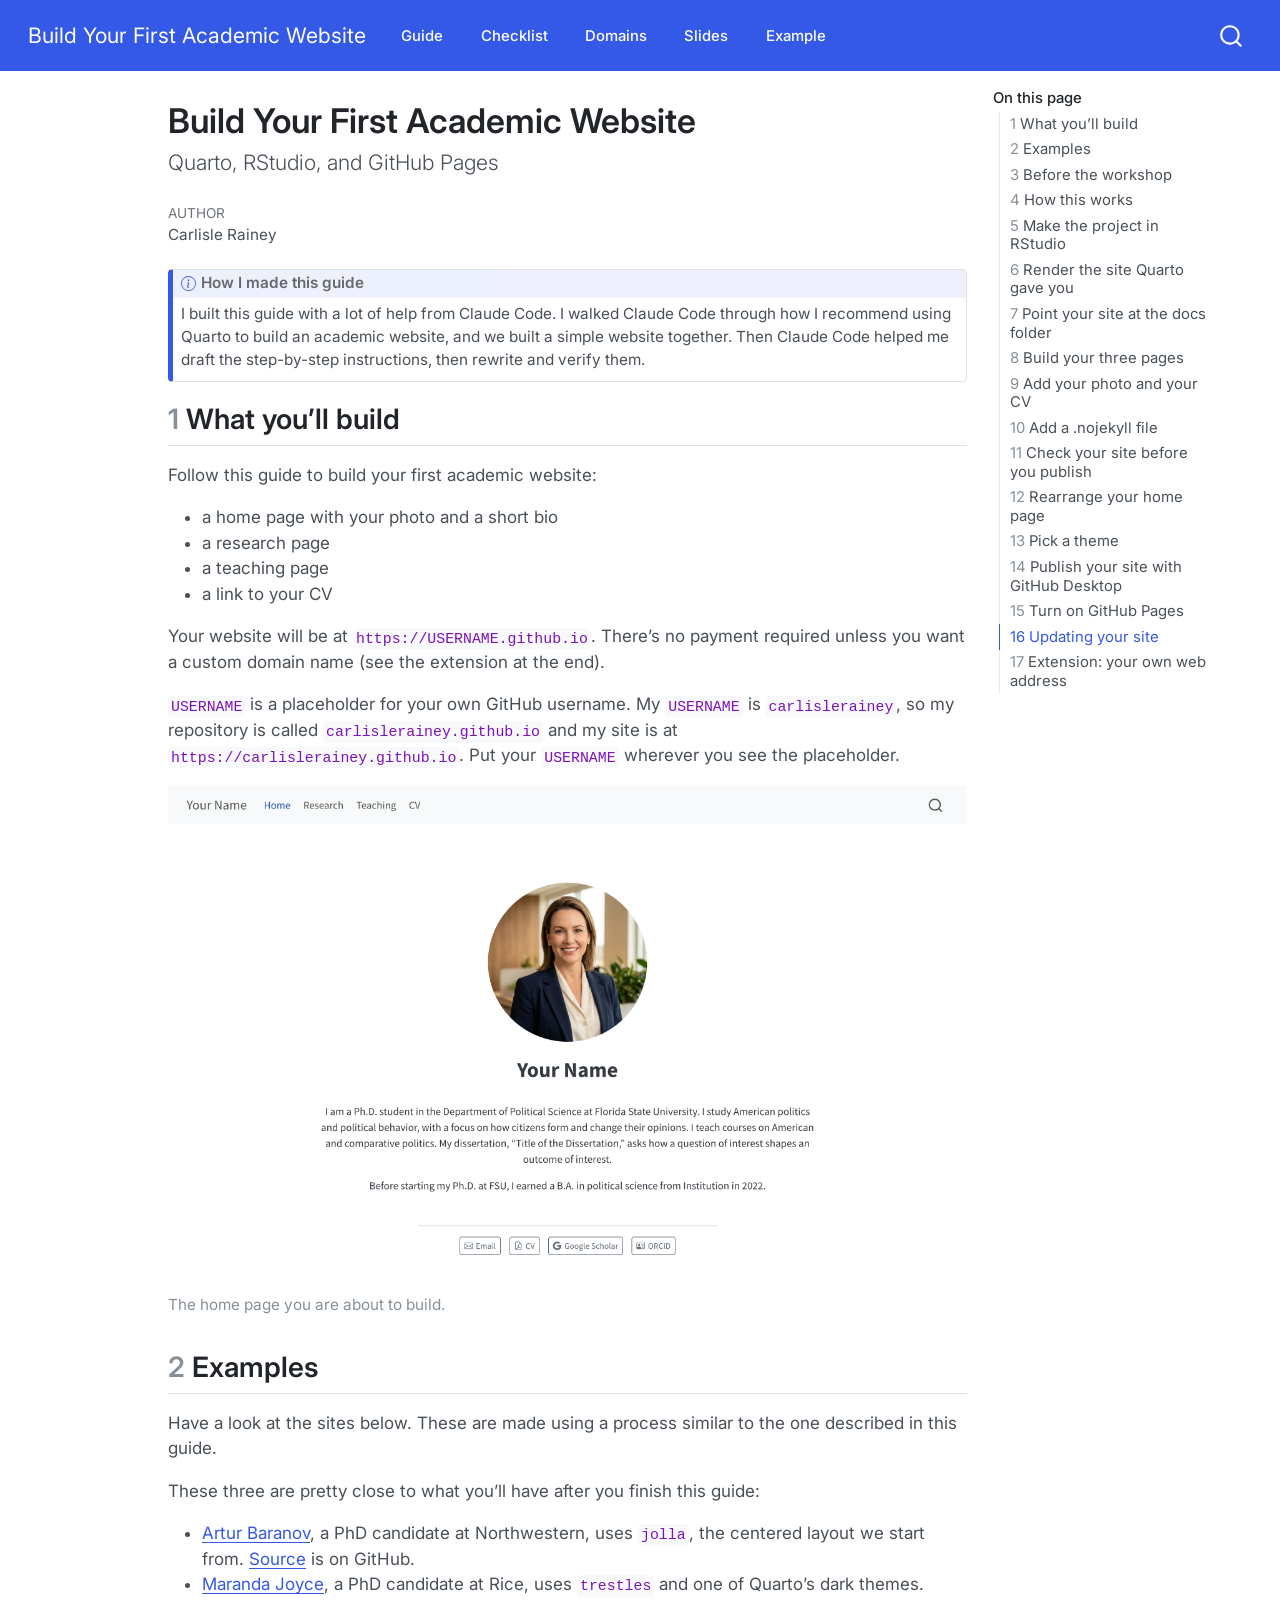
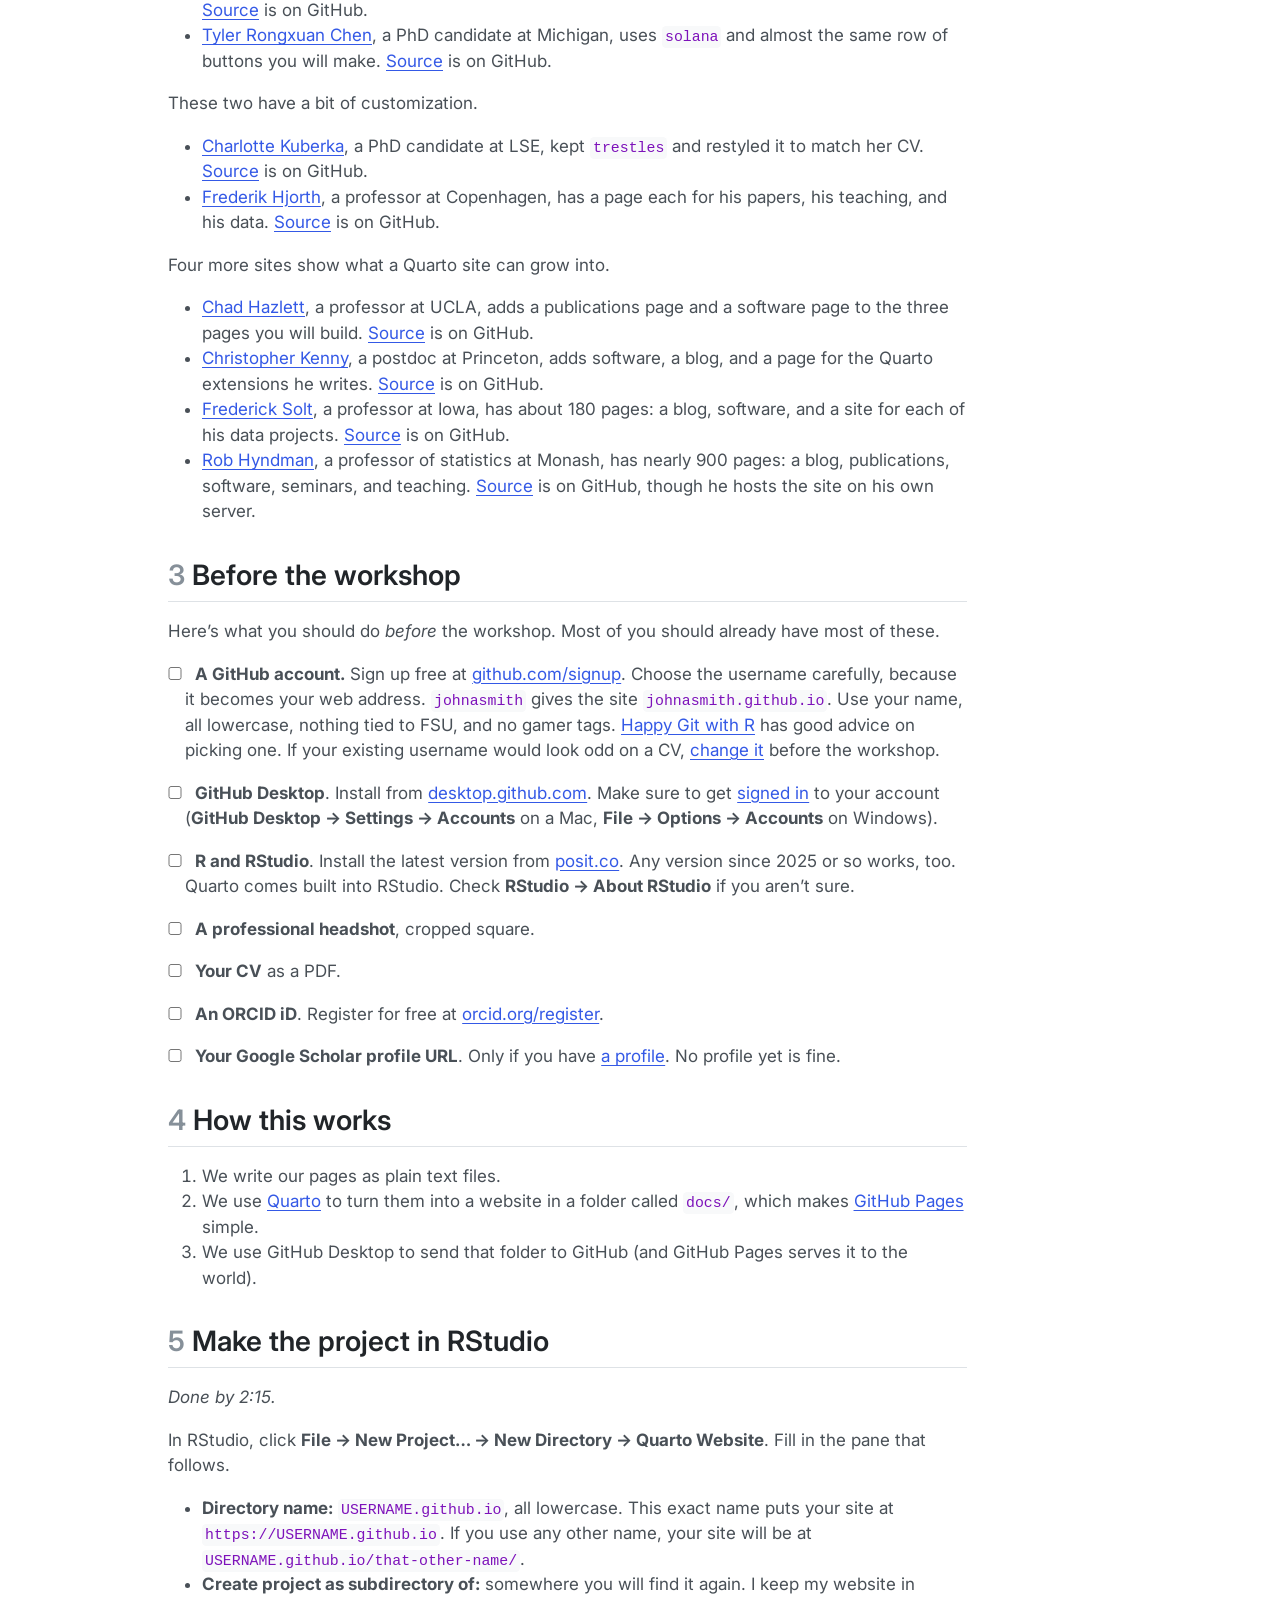
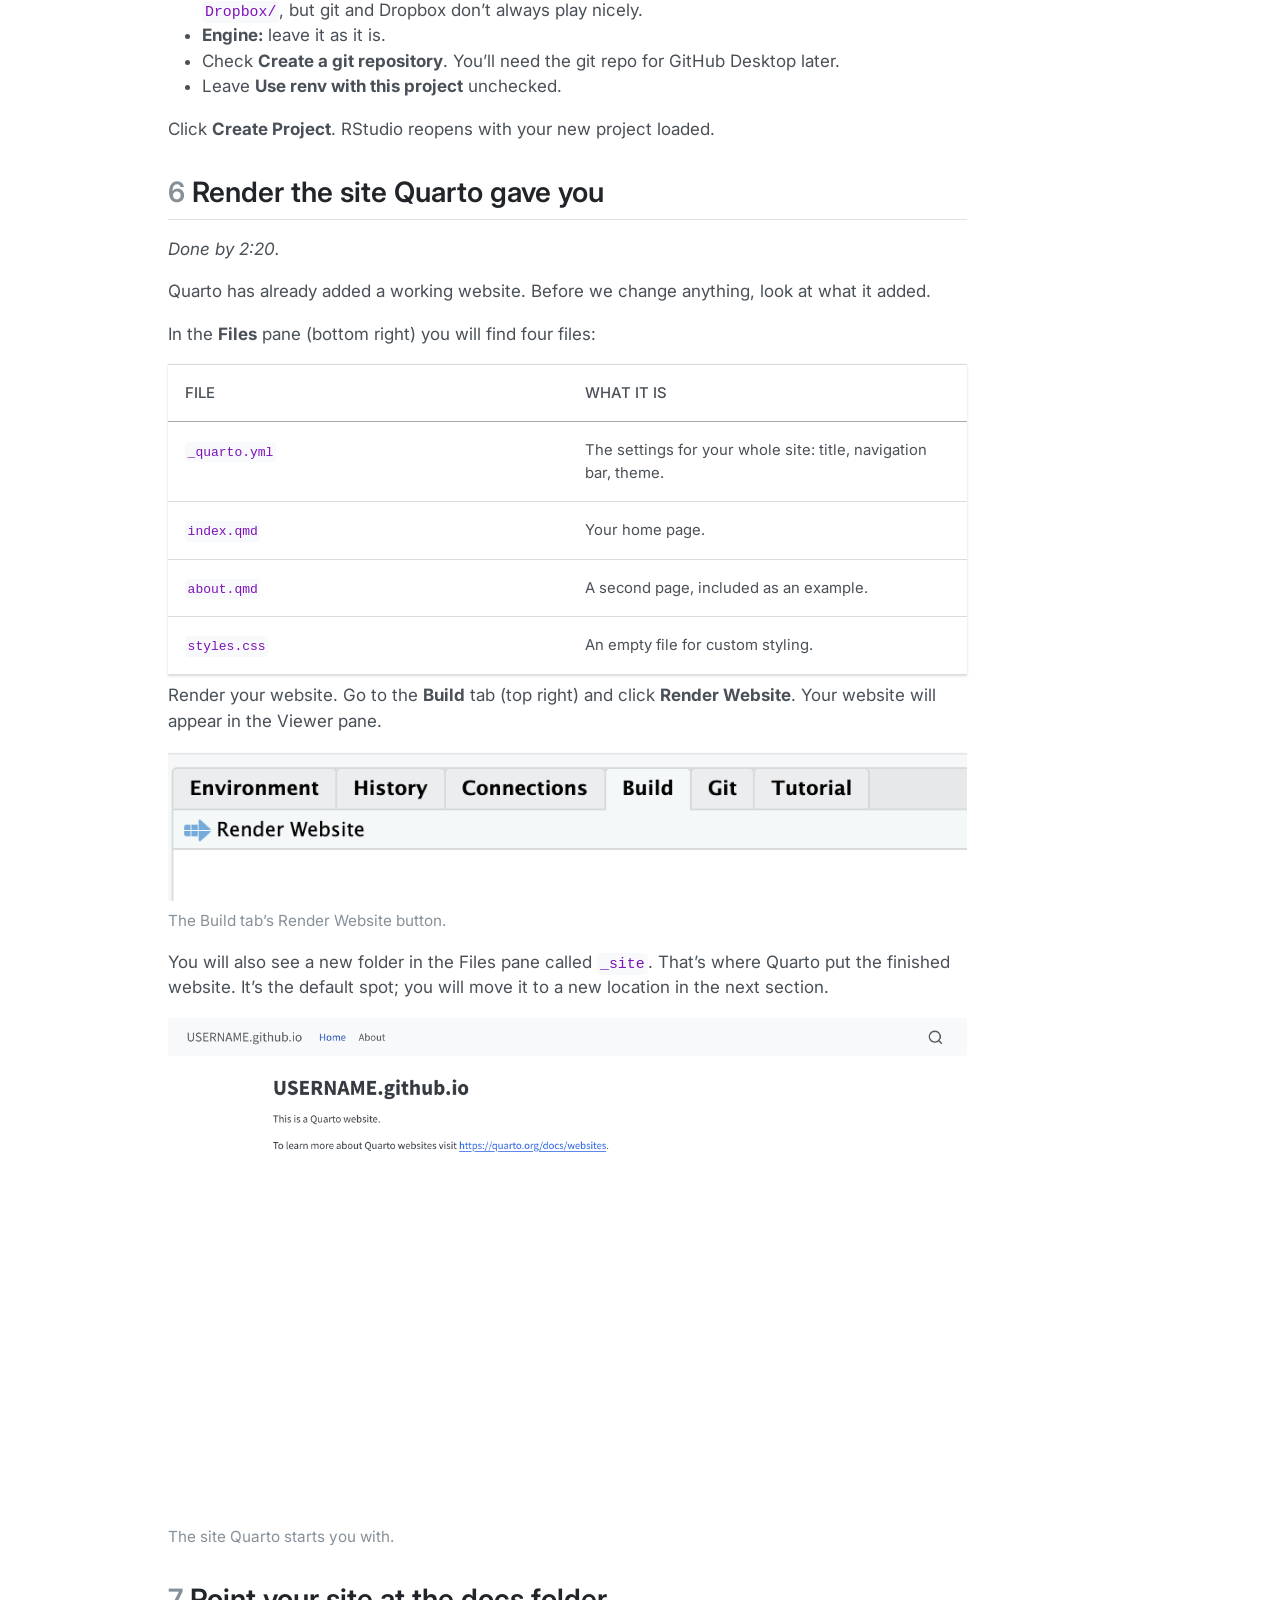
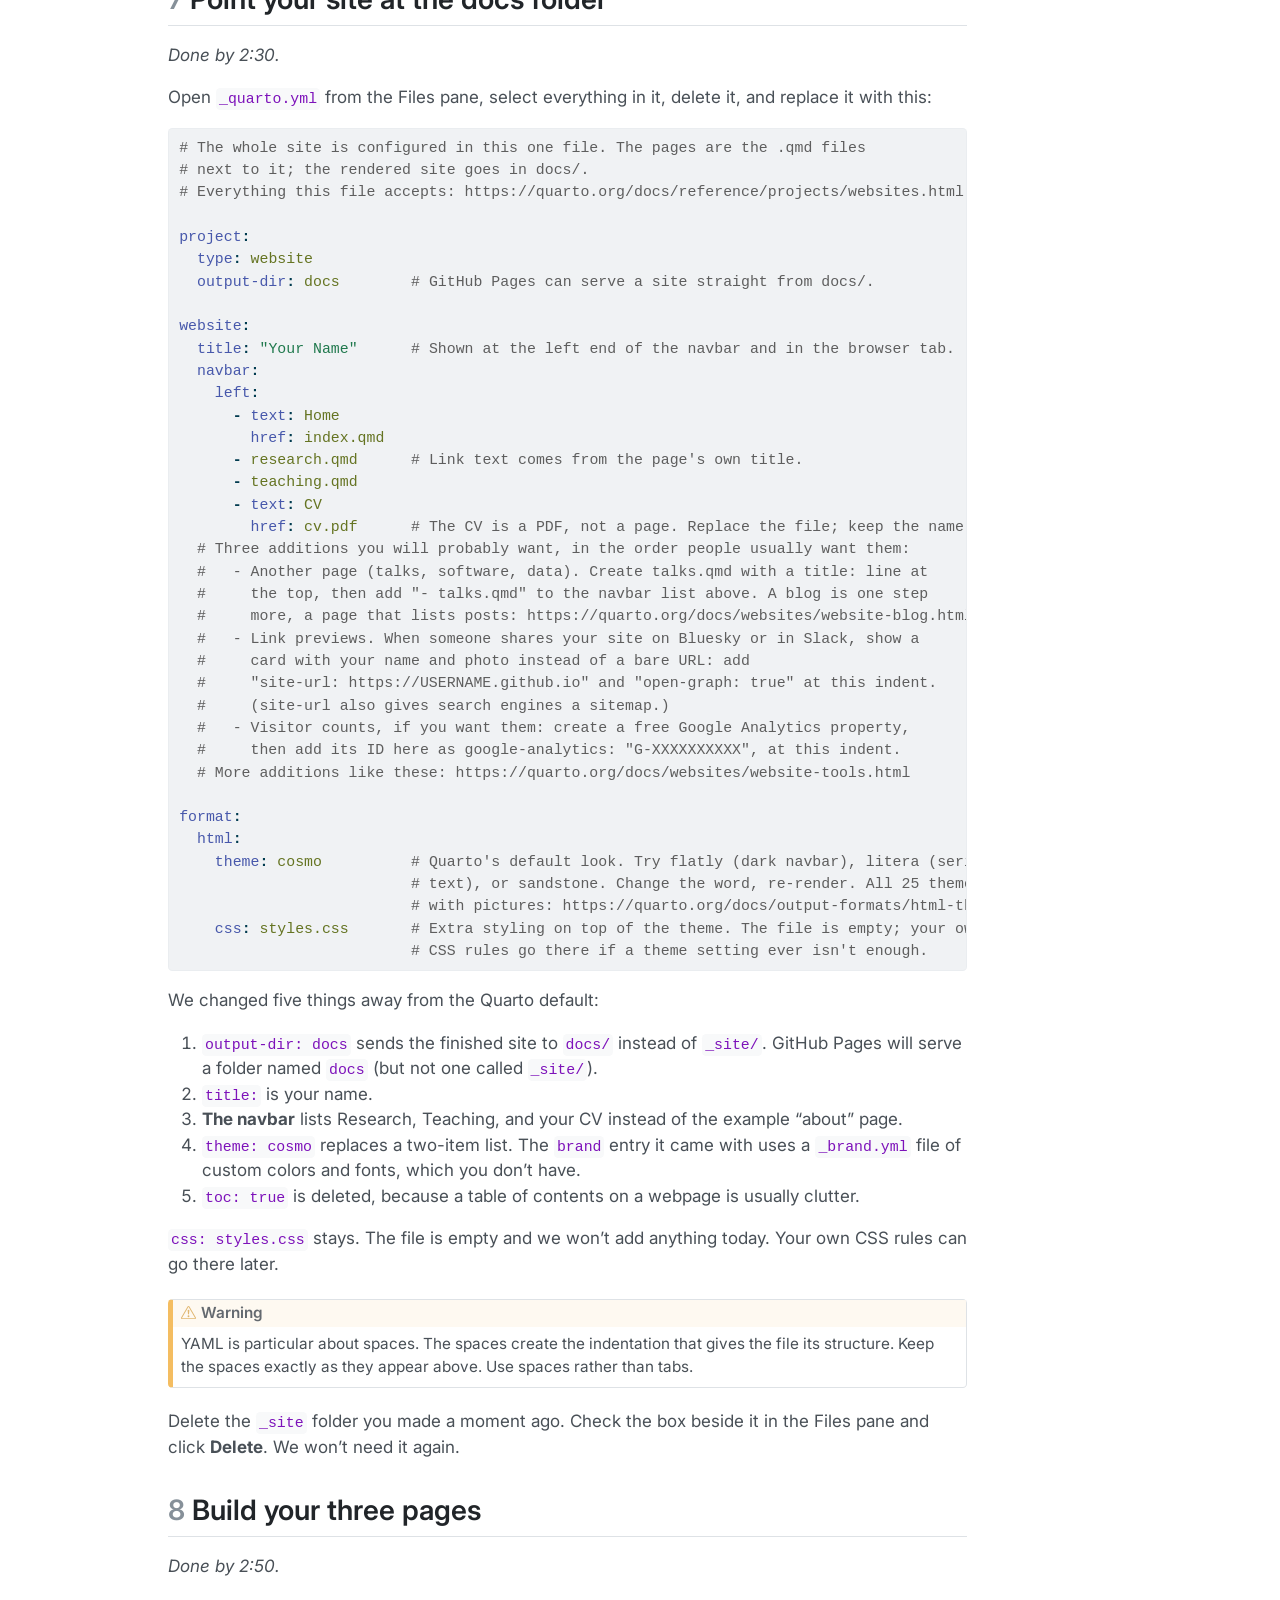
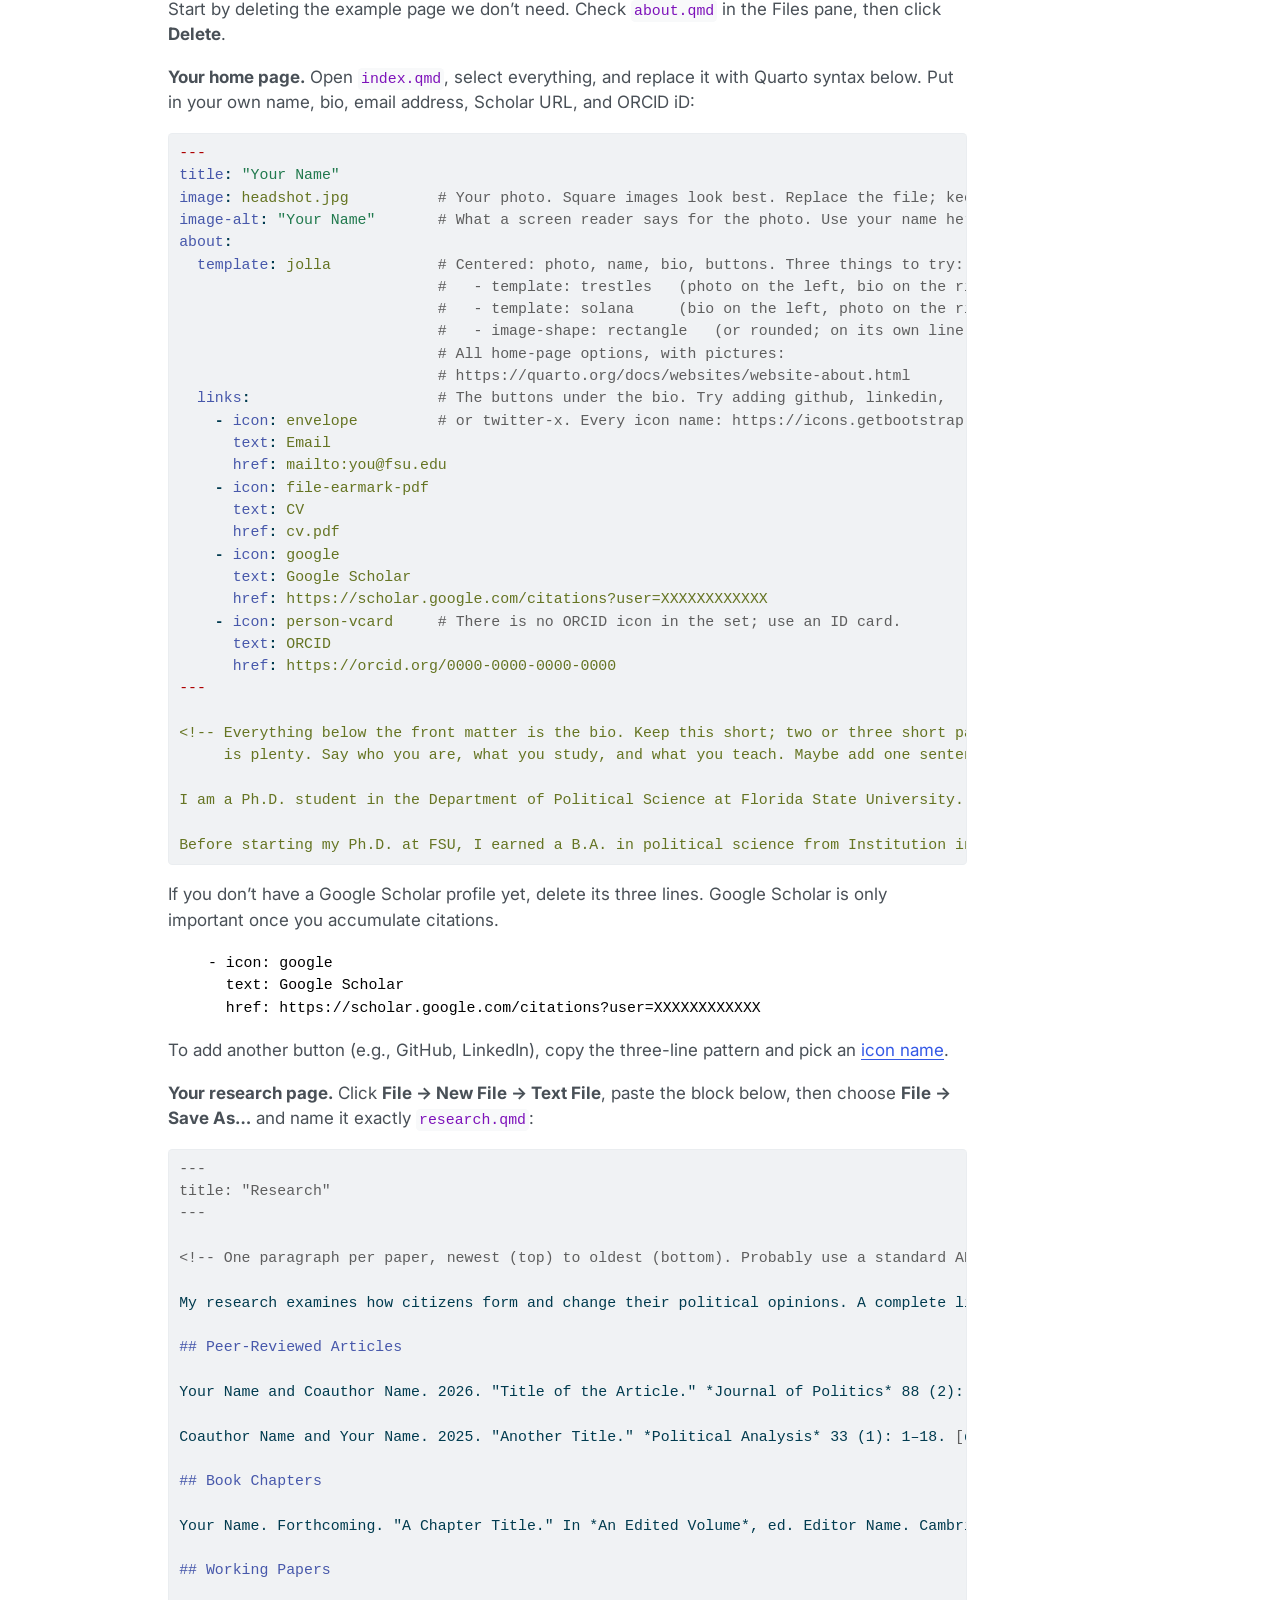
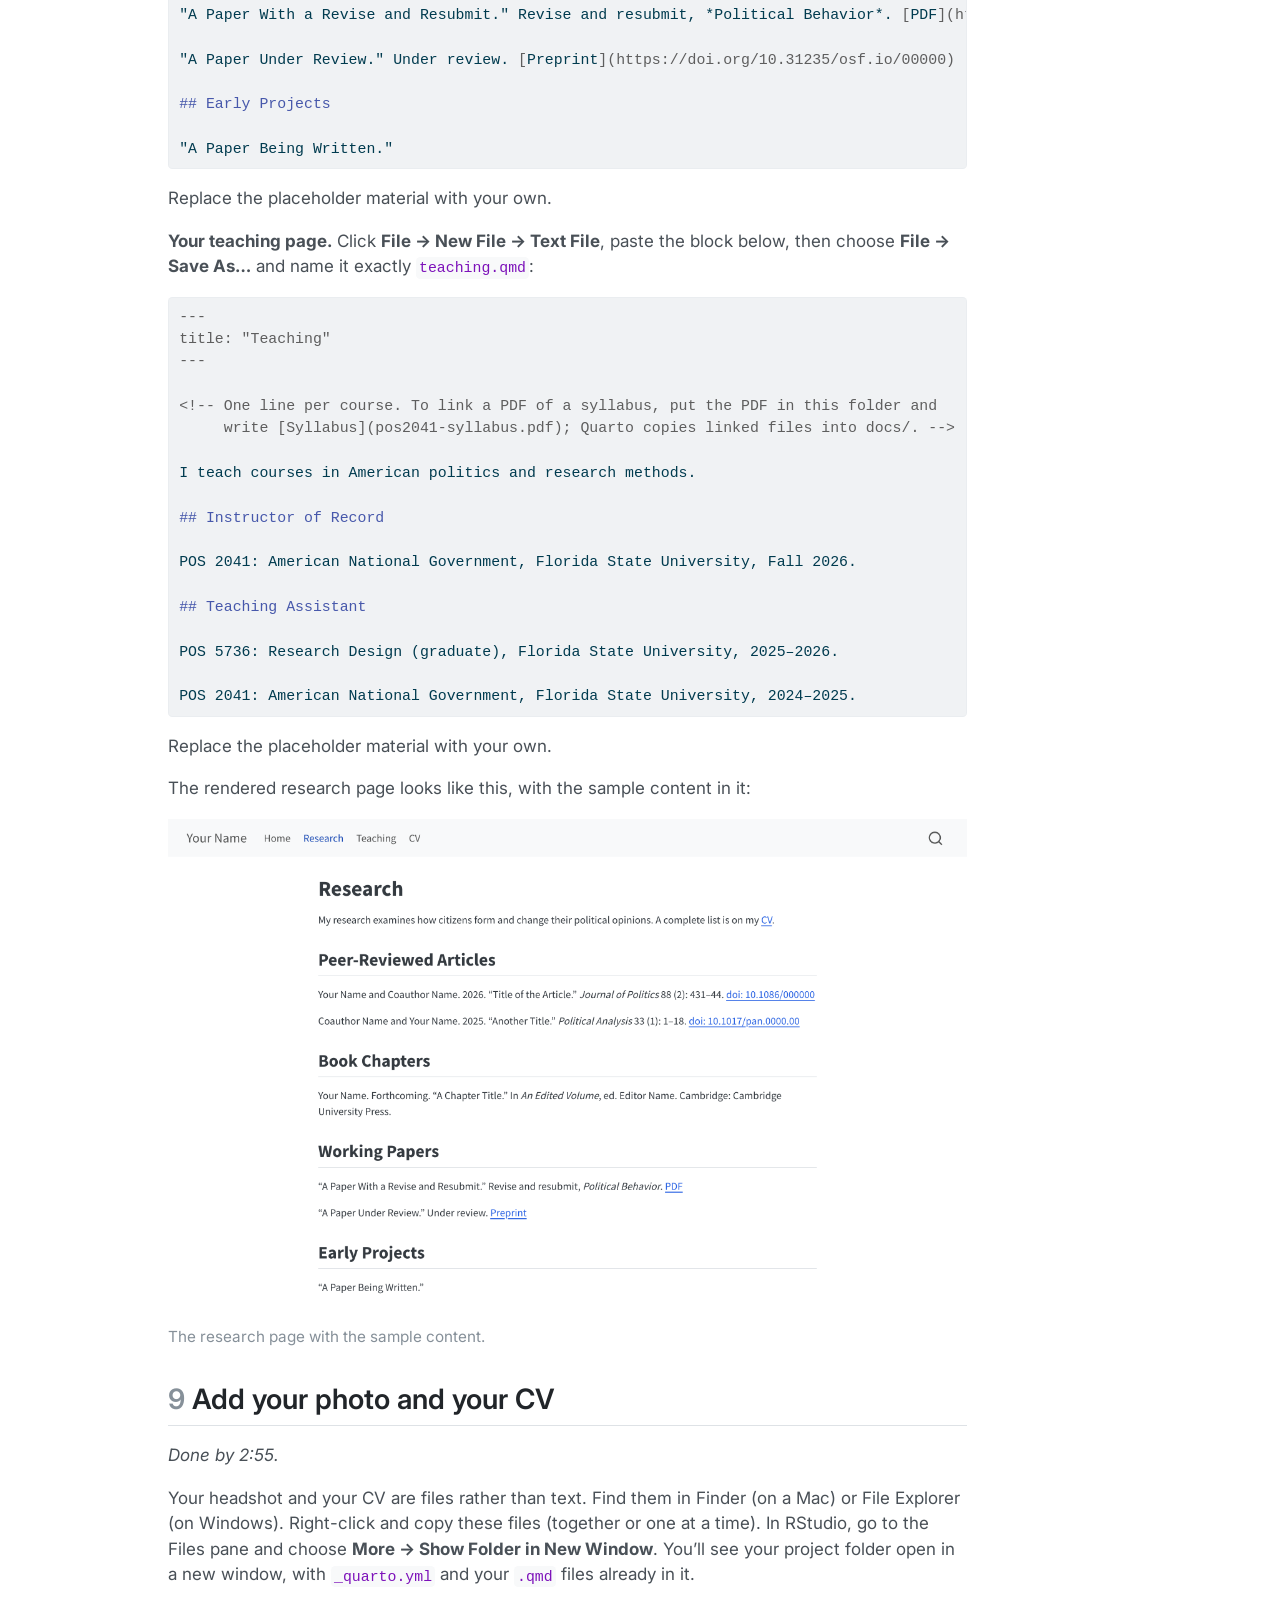
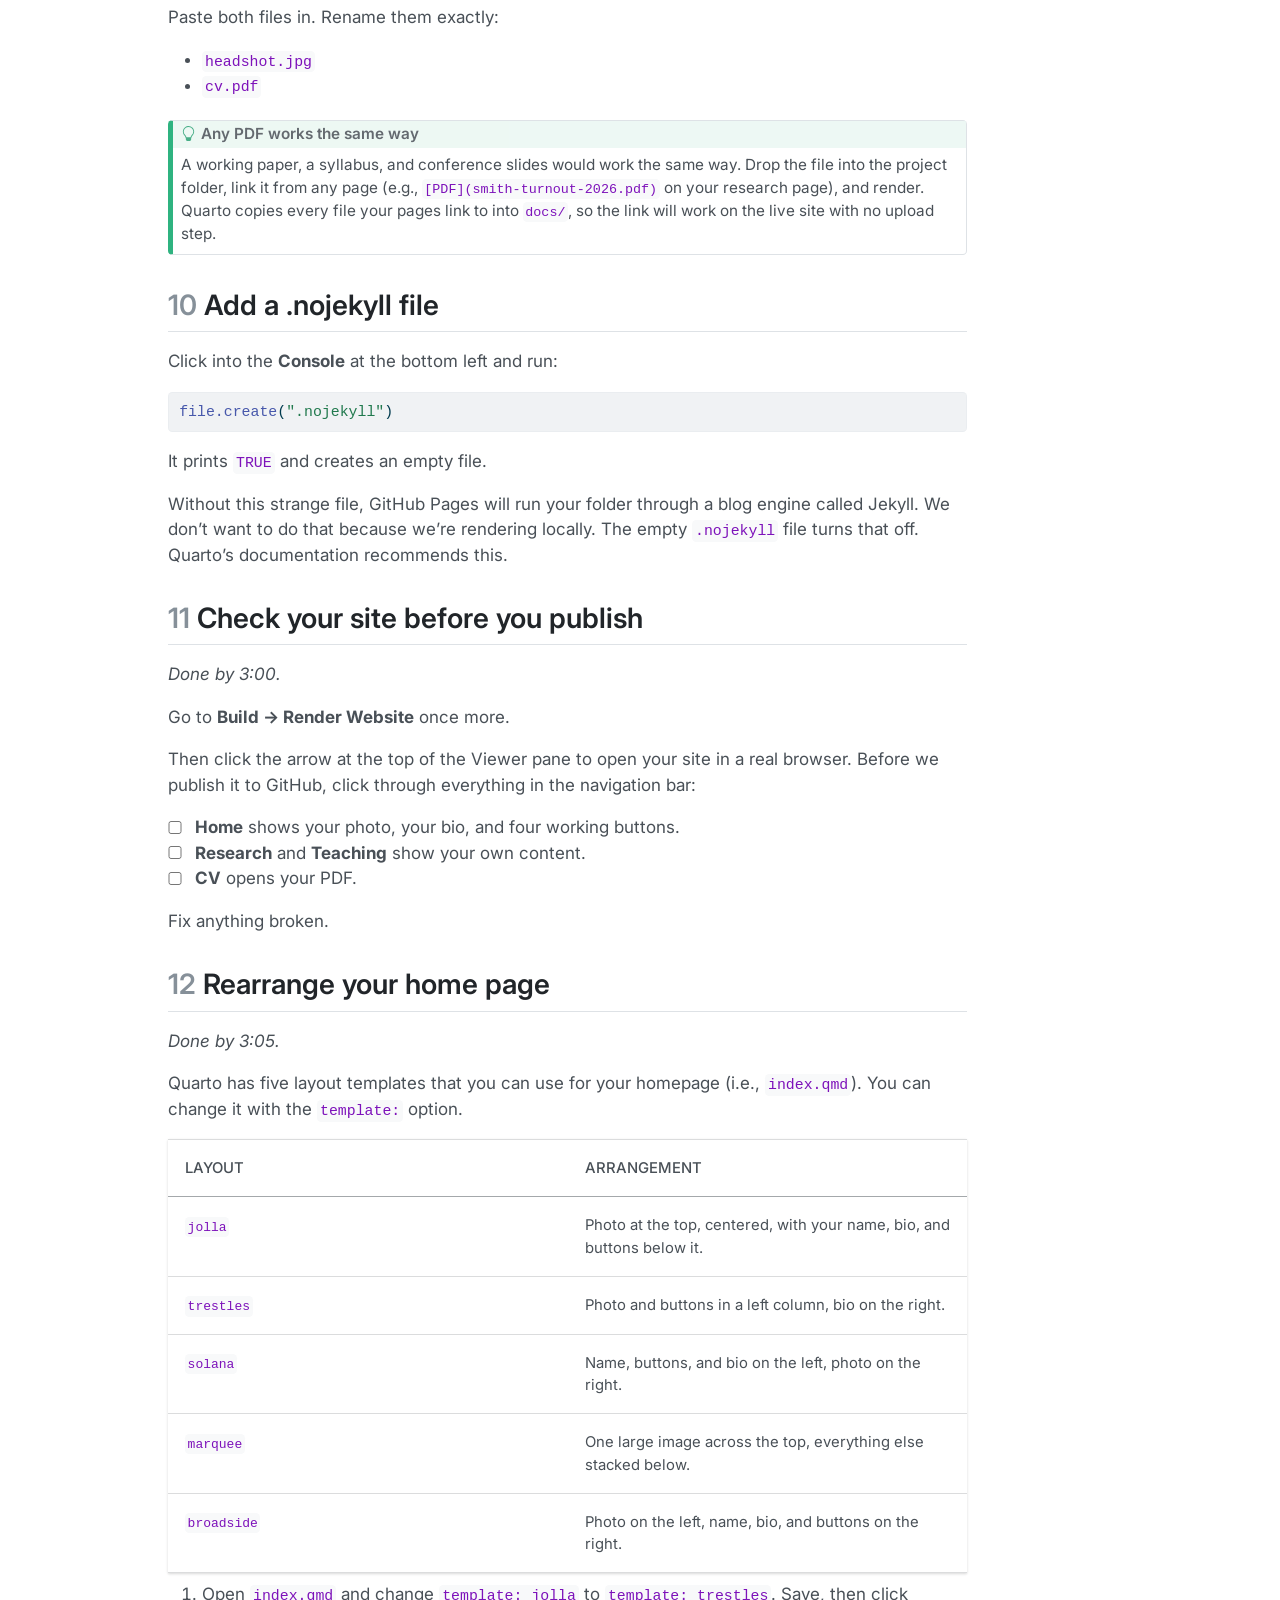
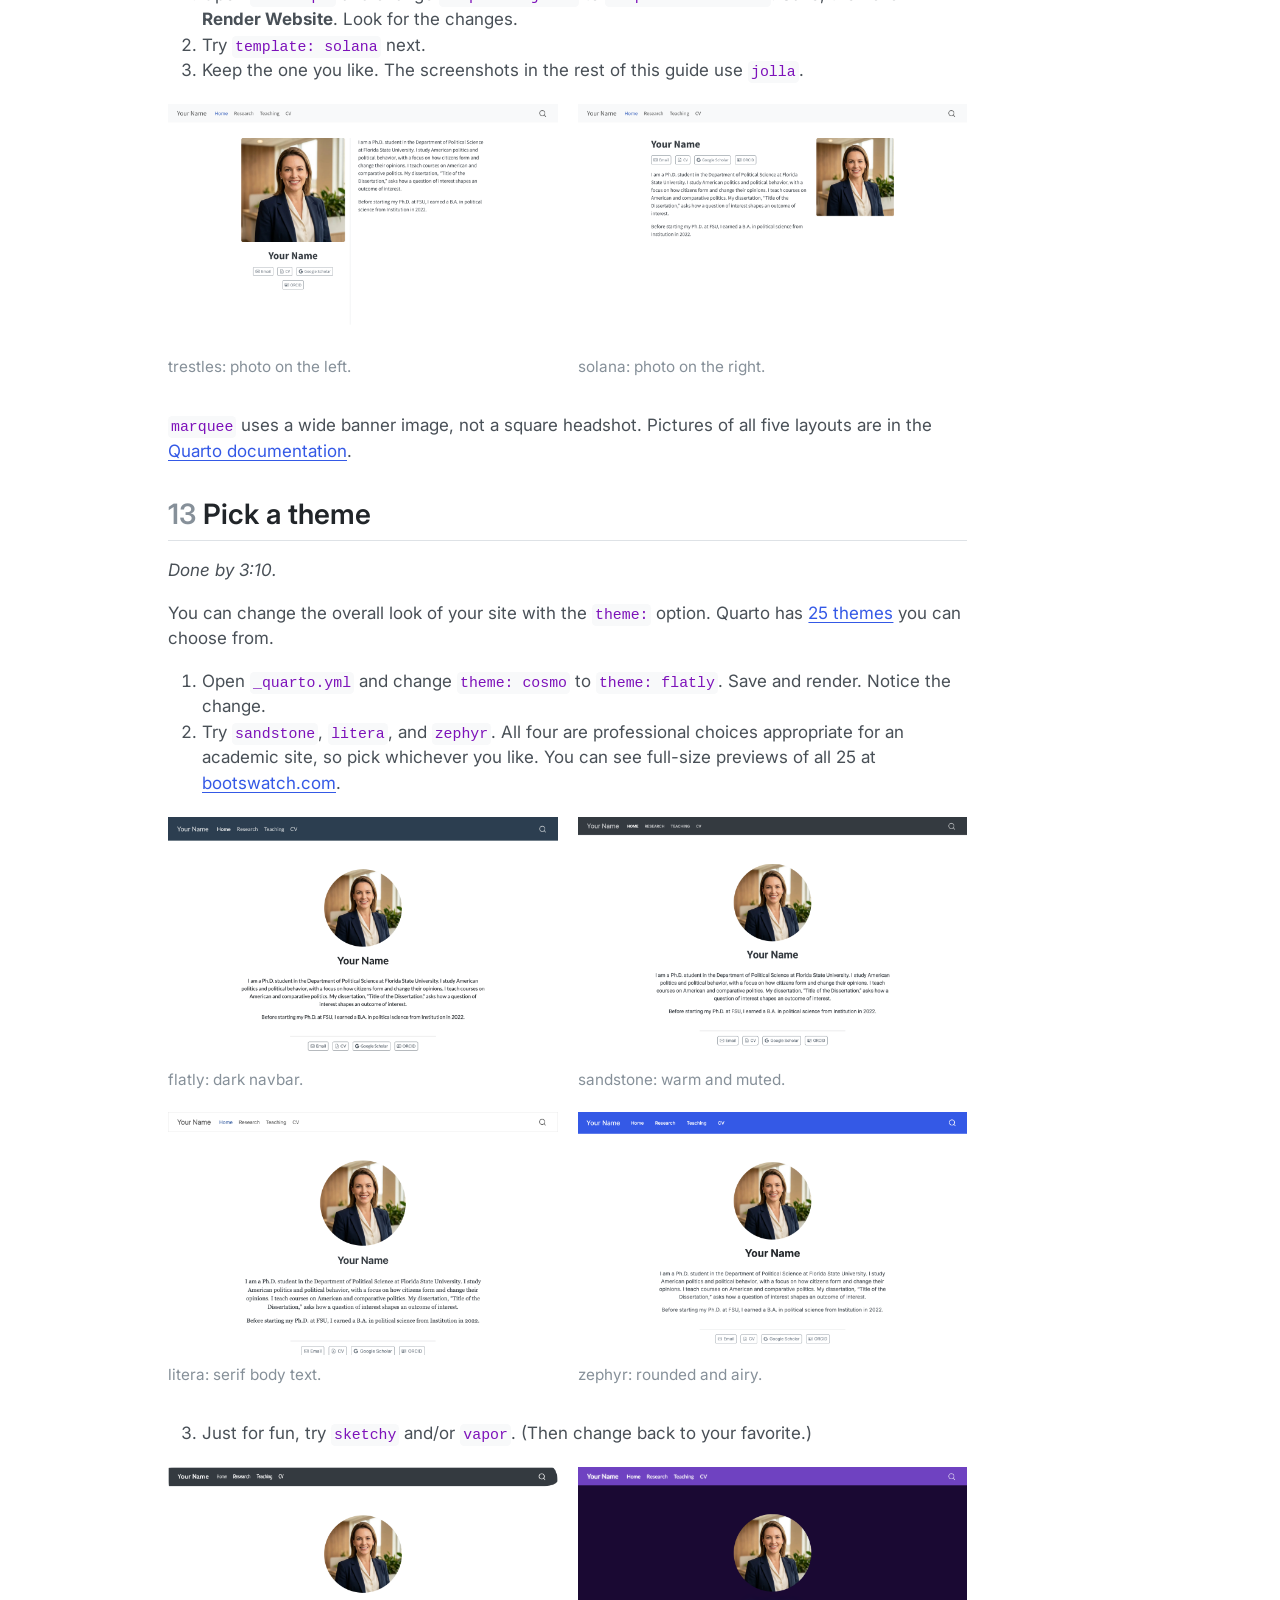
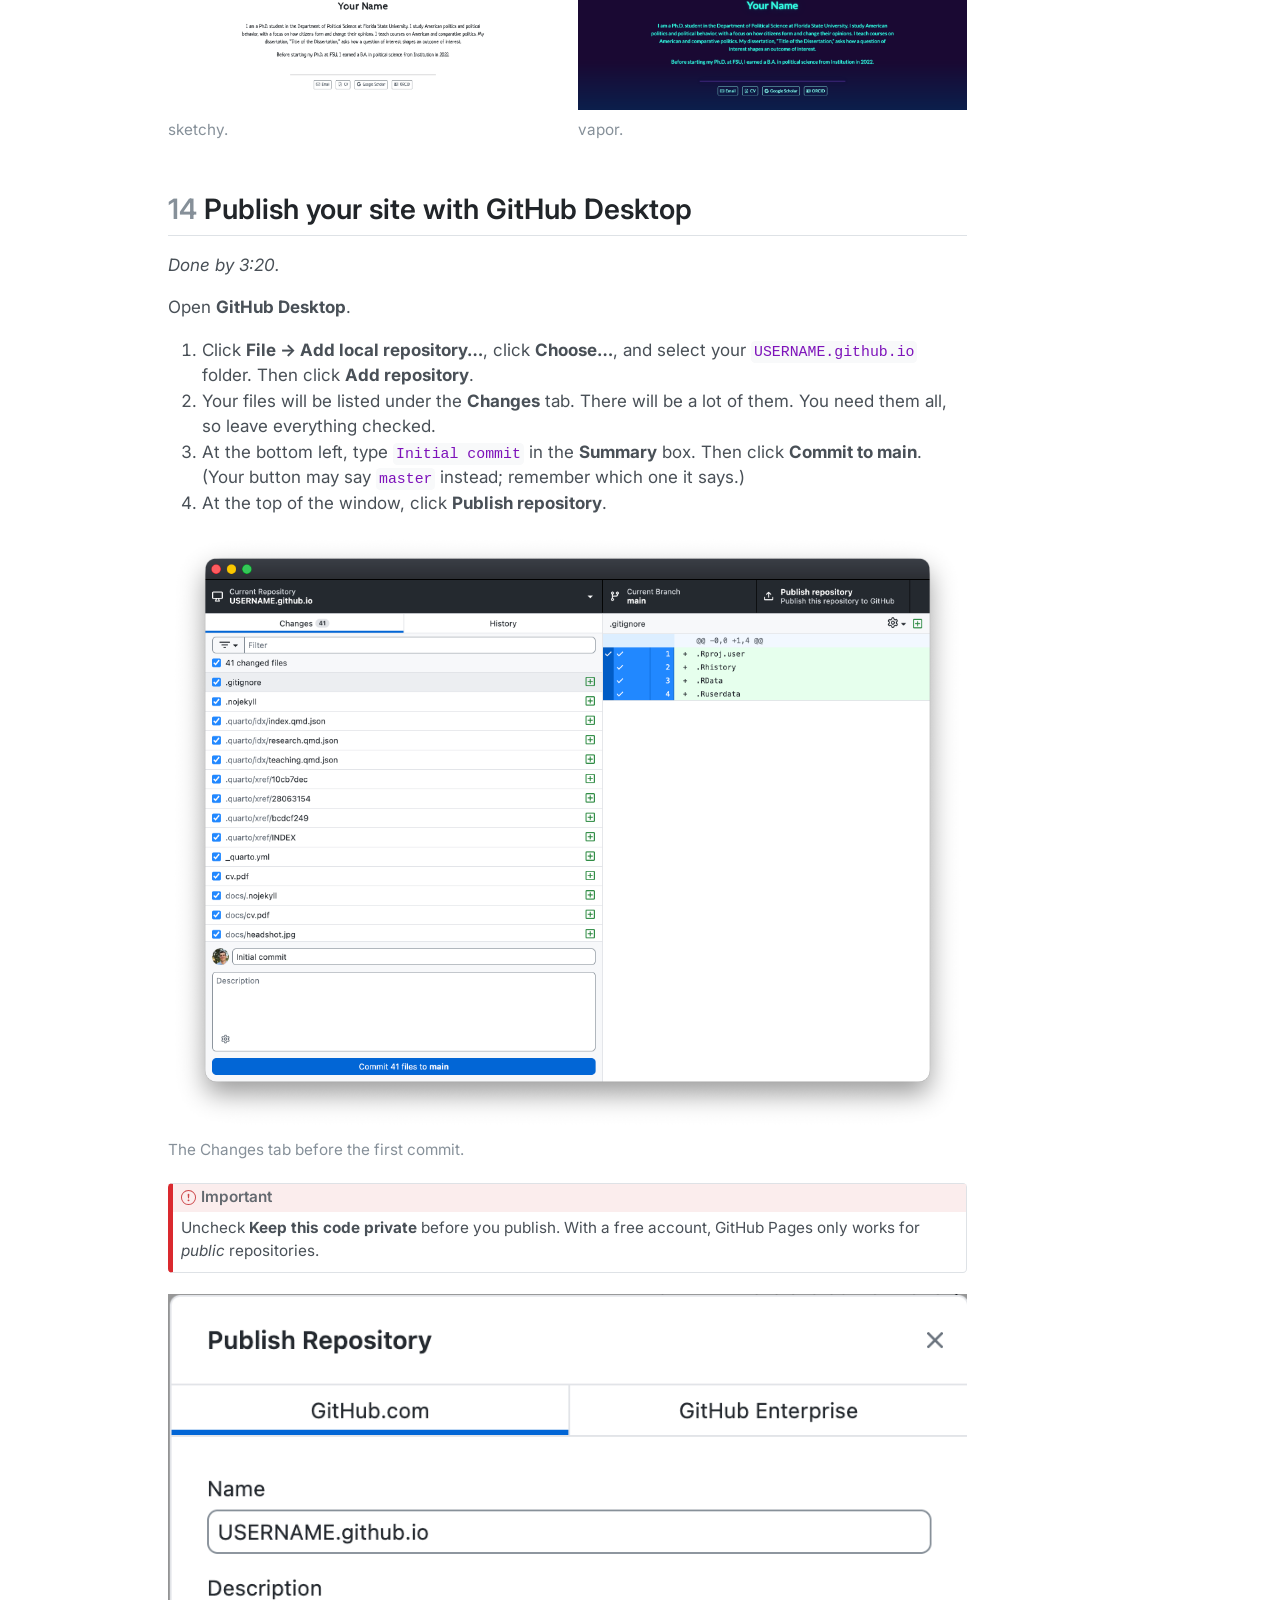
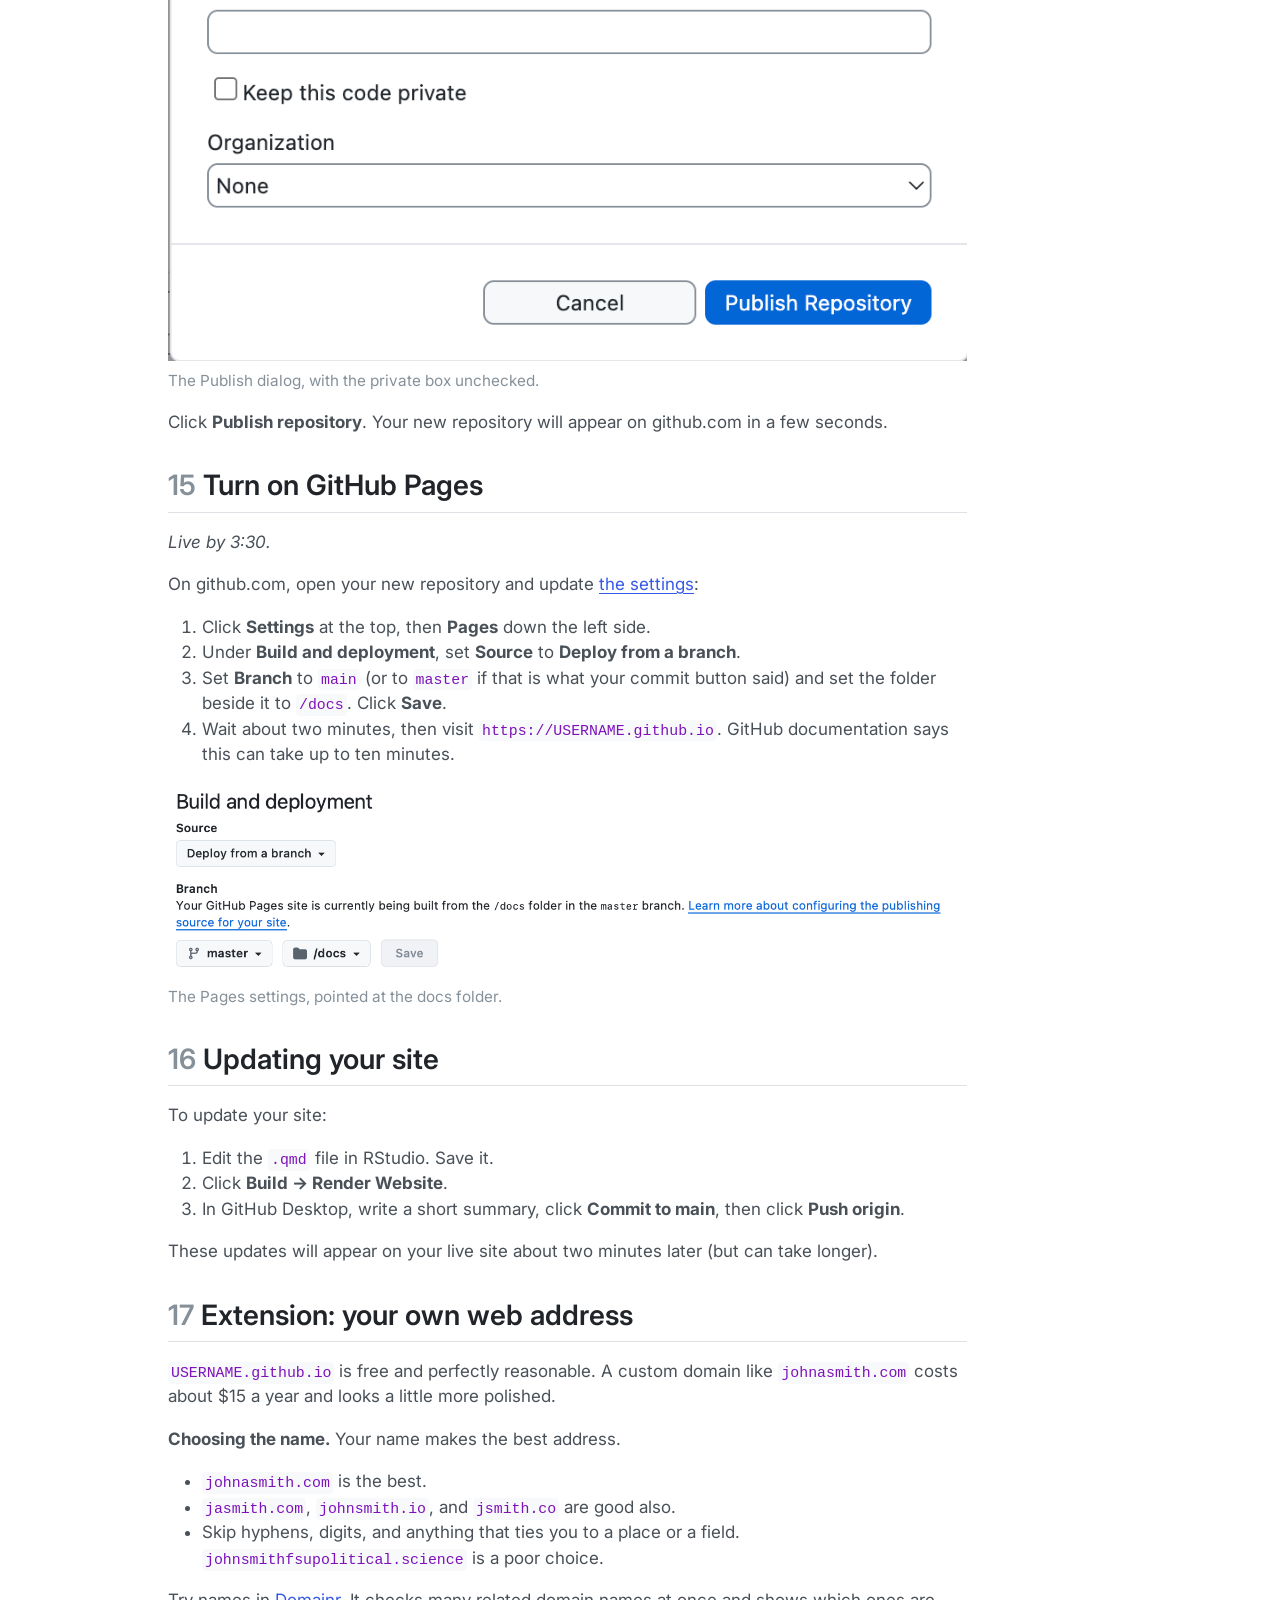
<file: docs/guide.html>
<!DOCTYPE html>
<html xmlns="http://www.w3.org/1999/xhtml" lang="en" xml:lang="en"><head>

<meta charset="utf-8">
<meta name="generator" content="quarto-1.6.42">

<meta name="viewport" content="width=device-width, initial-scale=1.0, user-scalable=yes">

<meta name="author" content="Carlisle Rainey">

<title>Build Your First Academic Website</title>
<style>
code{white-space: pre-wrap;}
span.smallcaps{font-variant: small-caps;}
div.columns{display: flex; gap: min(4vw, 1.5em);}
div.column{flex: auto; overflow-x: auto;}
div.hanging-indent{margin-left: 1.5em; text-indent: -1.5em;}
ul.task-list{list-style: none;}
ul.task-list li input[type="checkbox"] {
  width: 0.8em;
  margin: 0 0.8em 0.2em -1em; /* quarto-specific, see https://github.com/quarto-dev/quarto-cli/issues/4556 */ 
  vertical-align: middle;
}
/* CSS for syntax highlighting */
pre > code.sourceCode { white-space: pre; position: relative; }
pre > code.sourceCode > span { line-height: 1.25; }
pre > code.sourceCode > span:empty { height: 1.2em; }
.sourceCode { overflow: visible; }
code.sourceCode > span { color: inherit; text-decoration: inherit; }
div.sourceCode { margin: 1em 0; }
pre.sourceCode { margin: 0; }
@media screen {
div.sourceCode { overflow: auto; }
}
@media print {
pre > code.sourceCode { white-space: pre-wrap; }
pre > code.sourceCode > span { display: inline-block; text-indent: -5em; padding-left: 5em; }
}
pre.numberSource code
  { counter-reset: source-line 0; }
pre.numberSource code > span
  { position: relative; left: -4em; counter-increment: source-line; }
pre.numberSource code > span > a:first-child::before
  { content: counter(source-line);
    position: relative; left: -1em; text-align: right; vertical-align: baseline;
    border: none; display: inline-block;
    -webkit-touch-callout: none; -webkit-user-select: none;
    -khtml-user-select: none; -moz-user-select: none;
    -ms-user-select: none; user-select: none;
    padding: 0 4px; width: 4em;
  }
pre.numberSource { margin-left: 3em;  padding-left: 4px; }
div.sourceCode
  {   }
@media screen {
pre > code.sourceCode > span > a:first-child::before { text-decoration: underline; }
}
</style>


<script src="site_libs/quarto-nav/quarto-nav.js"></script>
<script src="site_libs/quarto-nav/headroom.min.js"></script>
<script src="site_libs/clipboard/clipboard.min.js"></script>
<script src="site_libs/quarto-search/autocomplete.umd.js"></script>
<script src="site_libs/quarto-search/fuse.min.js"></script>
<script src="site_libs/quarto-search/quarto-search.js"></script>
<meta name="quarto:offset" content="./">
<script src="site_libs/quarto-html/quarto.js"></script>
<script src="site_libs/quarto-html/popper.min.js"></script>
<script src="site_libs/quarto-html/tippy.umd.min.js"></script>
<script src="site_libs/quarto-html/anchor.min.js"></script>
<link href="site_libs/quarto-html/tippy.css" rel="stylesheet">
<link href="site_libs/quarto-html/quarto-syntax-highlighting-2f5df379a58b258e96c21c0638c20c03.css" rel="stylesheet" id="quarto-text-highlighting-styles">
<script src="site_libs/bootstrap/bootstrap.min.js"></script>
<link href="site_libs/bootstrap/bootstrap-icons.css" rel="stylesheet">
<link href="site_libs/bootstrap/bootstrap-fb111ea82d72e5bd18f836ed95d90a79.min.css" rel="stylesheet" append-hash="true" id="quarto-bootstrap" data-mode="light">
<script id="quarto-search-options" type="application/json">{
  "location": "navbar",
  "copy-button": false,
  "collapse-after": 3,
  "panel-placement": "end",
  "type": "overlay",
  "limit": 50,
  "keyboard-shortcut": [
    "f",
    "/",
    "s"
  ],
  "show-item-context": false,
  "language": {
    "search-no-results-text": "No results",
    "search-matching-documents-text": "matching documents",
    "search-copy-link-title": "Copy link to search",
    "search-hide-matches-text": "Hide additional matches",
    "search-more-match-text": "more match in this document",
    "search-more-matches-text": "more matches in this document",
    "search-clear-button-title": "Clear",
    "search-text-placeholder": "",
    "search-detached-cancel-button-title": "Cancel",
    "search-submit-button-title": "Submit",
    "search-label": "Search"
  }
}</script>


</head>

<body class="nav-fixed">

<div id="quarto-search-results"></div>
  <header id="quarto-header" class="headroom fixed-top">
    <nav class="navbar navbar-expand-lg " data-bs-theme="dark">
      <div class="navbar-container container-fluid">
      <div class="navbar-brand-container mx-auto">
    <a class="navbar-brand" href="./index.html">
    <span class="navbar-title">Build Your First Academic Website</span>
    </a>
  </div>
            <div id="quarto-search" class="" title="Search"></div>
          <button class="navbar-toggler" type="button" data-bs-toggle="collapse" data-bs-target="#navbarCollapse" aria-controls="navbarCollapse" role="menu" aria-expanded="false" aria-label="Toggle navigation" onclick="if (window.quartoToggleHeadroom) { window.quartoToggleHeadroom(); }">
  <span class="navbar-toggler-icon"></span>
</button>
          <div class="collapse navbar-collapse" id="navbarCollapse">
            <ul class="navbar-nav navbar-nav-scroll me-auto">
  <li class="nav-item">
    <a class="nav-link active" href="./guide.html" aria-current="page"> 
<span class="menu-text">Guide</span></a>
  </li>  
  <li class="nav-item">
    <a class="nav-link" href="./checklist/checklist.pdf"> 
<span class="menu-text">Checklist</span></a>
  </li>  
  <li class="nav-item">
    <a class="nav-link" href="./domains/domains.pdf"> 
<span class="menu-text">Domains</span></a>
  </li>  
  <li class="nav-item">
    <a class="nav-link" href="./slides.html"> 
<span class="menu-text">Slides</span></a>
  </li>  
  <li class="nav-item">
    <a class="nav-link" href="./example/"> 
<span class="menu-text">Example</span></a>
  </li>  
</ul>
          </div> <!-- /navcollapse -->
            <div class="quarto-navbar-tools">
</div>
      </div> <!-- /container-fluid -->
    </nav>
</header>
<!-- content -->
<div id="quarto-content" class="quarto-container page-columns page-rows-contents page-layout-article page-navbar">
<!-- sidebar -->
<!-- margin-sidebar -->
    <div id="quarto-margin-sidebar" class="sidebar margin-sidebar">
        <nav id="TOC" role="doc-toc" class="toc-active">
    <h2 id="toc-title">On this page</h2>
   
  <ul class="collapse">
  <li><a href="#what-youll-build" id="toc-what-youll-build" class="nav-link active" data-scroll-target="#what-youll-build"><span class="header-section-number">1</span> What you’ll build</a></li>
  <li><a href="#examples" id="toc-examples" class="nav-link" data-scroll-target="#examples"><span class="header-section-number">2</span> Examples</a></li>
  <li><a href="#before-the-workshop" id="toc-before-the-workshop" class="nav-link" data-scroll-target="#before-the-workshop"><span class="header-section-number">3</span> Before the workshop</a></li>
  <li><a href="#how-this-works" id="toc-how-this-works" class="nav-link" data-scroll-target="#how-this-works"><span class="header-section-number">4</span> How this works</a></li>
  <li><a href="#make-the-project-in-rstudio" id="toc-make-the-project-in-rstudio" class="nav-link" data-scroll-target="#make-the-project-in-rstudio"><span class="header-section-number">5</span> Make the project in RStudio</a></li>
  <li><a href="#render-the-site-quarto-gave-you" id="toc-render-the-site-quarto-gave-you" class="nav-link" data-scroll-target="#render-the-site-quarto-gave-you"><span class="header-section-number">6</span> Render the site Quarto gave you</a></li>
  <li><a href="#point-your-site-at-the-docs-folder" id="toc-point-your-site-at-the-docs-folder" class="nav-link" data-scroll-target="#point-your-site-at-the-docs-folder"><span class="header-section-number">7</span> Point your site at the docs folder</a></li>
  <li><a href="#build-your-three-pages" id="toc-build-your-three-pages" class="nav-link" data-scroll-target="#build-your-three-pages"><span class="header-section-number">8</span> Build your three pages</a></li>
  <li><a href="#add-your-photo-and-your-cv" id="toc-add-your-photo-and-your-cv" class="nav-link" data-scroll-target="#add-your-photo-and-your-cv"><span class="header-section-number">9</span> Add your photo and your CV</a></li>
  <li><a href="#add-a-.nojekyll-file" id="toc-add-a-.nojekyll-file" class="nav-link" data-scroll-target="#add-a-.nojekyll-file"><span class="header-section-number">10</span> Add a .nojekyll file</a></li>
  <li><a href="#check-your-site-before-you-publish" id="toc-check-your-site-before-you-publish" class="nav-link" data-scroll-target="#check-your-site-before-you-publish"><span class="header-section-number">11</span> Check your site before you publish</a></li>
  <li><a href="#rearrange-your-home-page" id="toc-rearrange-your-home-page" class="nav-link" data-scroll-target="#rearrange-your-home-page"><span class="header-section-number">12</span> Rearrange your home page</a></li>
  <li><a href="#pick-a-theme" id="toc-pick-a-theme" class="nav-link" data-scroll-target="#pick-a-theme"><span class="header-section-number">13</span> Pick a theme</a></li>
  <li><a href="#publish-your-site-with-github-desktop" id="toc-publish-your-site-with-github-desktop" class="nav-link" data-scroll-target="#publish-your-site-with-github-desktop"><span class="header-section-number">14</span> Publish your site with GitHub Desktop</a></li>
  <li><a href="#turn-on-github-pages" id="toc-turn-on-github-pages" class="nav-link" data-scroll-target="#turn-on-github-pages"><span class="header-section-number">15</span> Turn on GitHub Pages</a></li>
  <li><a href="#updating-your-site" id="toc-updating-your-site" class="nav-link" data-scroll-target="#updating-your-site"><span class="header-section-number">16</span> Updating your site</a></li>
  <li><a href="#extension-your-own-web-address" id="toc-extension-your-own-web-address" class="nav-link" data-scroll-target="#extension-your-own-web-address"><span class="header-section-number">17</span> Extension: your own web address</a></li>
  </ul>
</nav>
    </div>
<!-- main -->
<main class="content" id="quarto-document-content">

<header id="title-block-header" class="quarto-title-block default">
<div class="quarto-title">
<h1 class="title">Build Your First Academic Website</h1>
<p class="subtitle lead">Quarto, RStudio, and GitHub Pages</p>
</div>



<div class="quarto-title-meta">

    <div>
    <div class="quarto-title-meta-heading">Author</div>
    <div class="quarto-title-meta-contents">
             <p>Carlisle Rainey </p>
          </div>
  </div>
    
  
    
  </div>
  


</header>


<div class="callout callout-style-default callout-note callout-titled">
<div class="callout-header d-flex align-content-center">
<div class="callout-icon-container">
<i class="callout-icon"></i>
</div>
<div class="callout-title-container flex-fill">
How I made this guide
</div>
</div>
<div class="callout-body-container callout-body">
<p>I built this guide with a lot of help from Claude Code. I walked Claude Code through how I recommend using Quarto to build an academic website, and we built a simple website together. Then Claude Code helped me draft the step-by-step instructions, then rewrite and verify them.</p>
</div>
</div>
<section id="what-youll-build" class="level2" data-number="1">
<h2 data-number="1" class="anchored" data-anchor-id="what-youll-build"><span class="header-section-number">1</span> What you’ll build</h2>
<p>Follow this guide to build your first academic website:</p>
<ul>
<li>a home page with your photo and a short bio</li>
<li>a research page</li>
<li>a teaching page</li>
<li>a link to your CV</li>
</ul>
<p>Your website will be at <code>https://USERNAME.github.io</code>. There’s no payment required unless you want a custom domain name (see the extension at the end).</p>
<p><code>USERNAME</code> is a placeholder for your own GitHub username. My <code>USERNAME</code> is <code>carlislerainey</code>, so my repository is called <code>carlislerainey.github.io</code> and my site is at <code>https://carlislerainey.github.io</code>. Put your <code>USERNAME</code> wherever you see the placeholder.</p>
<div class="quarto-figure quarto-figure-center">
<figure class="figure">
<p><img src="screenshots/home-jolla.png" class="img-fluid figure-img" alt="A centered academic home page: a round headshot, the name Your Name, a short bio, and a row of buttons labeled Email, CV, Google Scholar, and ORCID."></p>
<figcaption>The home page you are about to build.</figcaption>
</figure>
</div>
</section>
<section id="examples" class="level2" data-number="2">
<h2 data-number="2" class="anchored" data-anchor-id="examples"><span class="header-section-number">2</span> Examples</h2>
<p>Have a look at the sites below. These are made using a process similar to the one described in this guide.</p>
<p>These three are pretty close to what you’ll have after you finish this guide:</p>
<ul>
<li><a href="https://artur-baranov.github.io/">Artur Baranov</a>, a PhD candidate at Northwestern, uses <code>jolla</code>, the centered layout we start from. <a href="https://github.com/artur-baranov/artur-baranov.github.io">Source</a> is on GitHub.</li>
<li><a href="https://marandaljoyce.github.io/">Maranda Joyce</a>, a PhD candidate at Rice, uses <code>trestles</code> and one of Quarto’s dark themes. <a href="https://github.com/marandaljoyce/marandaljoyce.github.io">Source</a> is on GitHub.</li>
<li><a href="https://tylerrongxuanchen.github.io/">Tyler Rongxuan Chen</a>, a PhD candidate at Michigan, uses <code>solana</code> and almost the same row of buttons you will make. <a href="https://github.com/tylerrongxuanchen/tylerrongxuanchen.github.io">Source</a> is on GitHub.</li>
</ul>
<p>These two have a bit of customization.</p>
<ul>
<li><a href="https://charlottekuberka.github.io/">Charlotte Kuberka</a>, a PhD candidate at LSE, kept <code>trestles</code> and restyled it to match her CV. <a href="https://github.com/charlottekuberka/charlottekuberka.github.io">Source</a> is on GitHub.</li>
<li><a href="https://fghjorth.github.io/">Frederik Hjorth</a>, a professor at Copenhagen, has a page each for his papers, his teaching, and his data. <a href="https://github.com/fghjorth/fghjorth.github.io">Source</a> is on GitHub.</li>
</ul>
<p>Four more sites show what a Quarto site can grow into.</p>
<ul>
<li><a href="https://chadhazlett.com/">Chad Hazlett</a>, a professor at UCLA, adds a publications page and a software page to the three pages you will build. <a href="https://github.com/chadhazlett/chadhazlett.github.io">Source</a> is on GitHub.</li>
<li><a href="https://christophertkenny.com/">Christopher Kenny</a>, a postdoc at Princeton, adds software, a blog, and a page for the Quarto extensions he writes. <a href="https://github.com/christopherkenny/christopherkenny.github.io">Source</a> is on GitHub.</li>
<li><a href="https://fsolt.org/">Frederick Solt</a>, a professor at Iowa, has about 180 pages: a blog, software, and a site for each of his data projects. <a href="https://github.com/fsolt/fsolt.github.io">Source</a> is on GitHub.</li>
<li><a href="https://robjhyndman.com/">Rob Hyndman</a>, a professor of statistics at Monash, has nearly 900 pages: a blog, publications, software, seminars, and teaching. <a href="https://github.com/robjhyndman/robjhyndman.com">Source</a> is on GitHub, though he hosts the site on his own server.</li>
</ul>
</section>
<section id="before-the-workshop" class="level2" data-number="3">
<h2 data-number="3" class="anchored" data-anchor-id="before-the-workshop"><span class="header-section-number">3</span> Before the workshop</h2>
<p>Here’s what you should do <em>before</em> the workshop. Most of you should already have most of these.</p>
<ul class="task-list">
<li><p><label><input type="checkbox"><strong>A GitHub account.</strong> Sign up free at <a href="https://github.com/signup">github.com/signup</a>. Choose the username carefully, because it becomes your web address. <code>johnasmith</code> gives the site <code>johnasmith.github.io</code>. Use your name, all lowercase, nothing tied to FSU, and no gamer tags. <a href="https://happygitwithr.com/github-acct">Happy Git with R</a> has good advice on picking one. If your existing username would look odd on a CV, <a href="https://docs.github.com/en/account-and-profile/how-tos/account-management/changing-your-username">change it</a> before the workshop.</label></p></li>
<li><p><label><input type="checkbox"><strong>GitHub Desktop</strong>. Install from <a href="https://desktop.github.com">desktop.github.com</a>. Make sure to get <a href="https://docs.github.com/en/desktop/installing-and-authenticating-to-github-desktop/authenticating-to-github-in-github-desktop">signed in</a> to your account (<strong>GitHub Desktop → Settings → Accounts</strong> on a Mac, <strong>File → Options → Accounts</strong> on Windows).</label></p></li>
<li><p><label><input type="checkbox"><strong>R and RStudio</strong>. Install the latest version from <a href="https://posit.co/download/rstudio-desktop/">posit.co</a>. Any version since 2025 or so works, too. Quarto comes built into RStudio. Check <strong>RStudio → About RStudio</strong> if you aren’t sure.</label></p></li>
<li><p><label><input type="checkbox"><strong>A professional headshot</strong>, cropped square.</label></p></li>
<li><p><label><input type="checkbox"><strong>Your CV</strong> as a PDF.</label></p></li>
<li><p><label><input type="checkbox"><strong>An ORCID iD</strong>. Register for free at <a href="https://orcid.org/register">orcid.org/register</a>.</label></p></li>
<li><p><label><input type="checkbox"><strong>Your Google Scholar profile URL</strong>. Only if you have <a href="https://scholar.google.com/intl/en/scholar/citations.html">a profile</a>. No profile yet is fine.</label></p></li>
</ul>
</section>
<section id="how-this-works" class="level2" data-number="4">
<h2 data-number="4" class="anchored" data-anchor-id="how-this-works"><span class="header-section-number">4</span> How this works</h2>
<ol type="1">
<li>We write our pages as plain text files.</li>
<li>We use <a href="https://quarto.org/docs/websites/">Quarto</a> to turn them into a website in a folder called <code>docs/</code>, which makes <a href="https://quarto.org/docs/publishing/github-pages.html">GitHub Pages</a> simple.</li>
<li>We use GitHub Desktop to send that folder to GitHub (and GitHub Pages serves it to the world).</li>
</ol>
</section>
<section id="make-the-project-in-rstudio" class="level2" data-number="5">
<h2 data-number="5" class="anchored" data-anchor-id="make-the-project-in-rstudio"><span class="header-section-number">5</span> Make the project in RStudio</h2>
<p><em>Done by 2:15.</em></p>
<p>In RStudio, click <strong>File → New Project… → New Directory → Quarto Website</strong>. Fill in the pane that follows.</p>
<ul>
<li><strong>Directory name:</strong> <code>USERNAME.github.io</code>, all lowercase. This exact name puts your site at <code>https://USERNAME.github.io</code>. If you use any other name, your site will be at <code>USERNAME.github.io/that-other-name/</code>.</li>
<li><strong>Create project as subdirectory of:</strong> somewhere you will find it again. I keep my website in <code>Dropbox/</code>, but git and Dropbox don’t always play nicely.</li>
<li><strong>Engine:</strong> leave it as it is.</li>
<li>Check <strong>Create a git repository</strong>. You’ll need the git repo for GitHub Desktop later.</li>
<li>Leave <strong>Use renv with this project</strong> unchecked.</li>
</ul>
<p>Click <strong>Create Project</strong>. RStudio reopens with your new project loaded.</p>
</section>
<section id="render-the-site-quarto-gave-you" class="level2" data-number="6">
<h2 data-number="6" class="anchored" data-anchor-id="render-the-site-quarto-gave-you"><span class="header-section-number">6</span> Render the site Quarto gave you</h2>
<p><em>Done by 2:20.</em></p>
<p>Quarto has already added a working website. Before we change anything, look at what it added.</p>
<p>In the <strong>Files</strong> pane (bottom right) you will find four files:</p>
<table class="caption-top table">
<colgroup>
<col style="width: 50%">
<col style="width: 50%">
</colgroup>
<thead>
<tr class="header">
<th>File</th>
<th>What it is</th>
</tr>
</thead>
<tbody>
<tr class="odd">
<td><code>_quarto.yml</code></td>
<td>The settings for your whole site: title, navigation bar, theme.</td>
</tr>
<tr class="even">
<td><code>index.qmd</code></td>
<td>Your home page.</td>
</tr>
<tr class="odd">
<td><code>about.qmd</code></td>
<td>A second page, included as an example.</td>
</tr>
<tr class="even">
<td><code>styles.css</code></td>
<td>An empty file for custom styling.</td>
</tr>
</tbody>
</table>
<p>Render your website. Go to the <strong>Build</strong> tab (top right) and click <strong>Render Website</strong>. Your website will appear in the Viewer pane.</p>
<div class="quarto-figure quarto-figure-center">
<figure class="figure">
<p><img src="screenshots/rstudio-render-button.png" class="img-fluid figure-img" alt="RStudio's Build tab, top right, with the Render Website button."></p>
<figcaption>The Build tab’s Render Website button.</figcaption>
</figure>
</div>
<p>You will also see a new folder in the Files pane called <code>_site</code>. That’s where Quarto put the finished website. It’s the default spot; you will move it to a new location in the next section.</p>
<div class="quarto-figure quarto-figure-center">
<figure class="figure">
<p><img src="screenshots/skeleton-home.png" class="img-fluid figure-img" alt="The default Quarto website: a plain white page titled USERNAME.github.io with Home and About links in the navbar."></p>
<figcaption>The site Quarto starts you with.</figcaption>
</figure>
</div>
</section>
<section id="point-your-site-at-the-docs-folder" class="level2" data-number="7">
<h2 data-number="7" class="anchored" data-anchor-id="point-your-site-at-the-docs-folder"><span class="header-section-number">7</span> Point your site at the docs folder</h2>
<p><em>Done by 2:30.</em></p>
<p>Open <code>_quarto.yml</code> from the Files pane, select everything in it, delete it, and replace it with this:</p>
<div class="sourceCode" id="cb1"><pre class="sourceCode yaml code-with-copy"><code class="sourceCode yaml"><span id="cb1-1"><a href="#cb1-1" aria-hidden="true" tabindex="-1"></a><span class="co"># The whole site is configured in this one file. The pages are the .qmd files</span></span>
<span id="cb1-2"><a href="#cb1-2" aria-hidden="true" tabindex="-1"></a><span class="co"># next to it; the rendered site goes in docs/.</span></span>
<span id="cb1-3"><a href="#cb1-3" aria-hidden="true" tabindex="-1"></a><span class="co"># Everything this file accepts: https://quarto.org/docs/reference/projects/websites.html</span></span>
<span id="cb1-4"><a href="#cb1-4" aria-hidden="true" tabindex="-1"></a></span>
<span id="cb1-5"><a href="#cb1-5" aria-hidden="true" tabindex="-1"></a><span class="fu">project</span><span class="kw">:</span></span>
<span id="cb1-6"><a href="#cb1-6" aria-hidden="true" tabindex="-1"></a><span class="at">  </span><span class="fu">type</span><span class="kw">:</span><span class="at"> website</span></span>
<span id="cb1-7"><a href="#cb1-7" aria-hidden="true" tabindex="-1"></a><span class="at">  </span><span class="fu">output-dir</span><span class="kw">:</span><span class="at"> docs</span><span class="co">        # GitHub Pages can serve a site straight from docs/.</span></span>
<span id="cb1-8"><a href="#cb1-8" aria-hidden="true" tabindex="-1"></a></span>
<span id="cb1-9"><a href="#cb1-9" aria-hidden="true" tabindex="-1"></a><span class="fu">website</span><span class="kw">:</span></span>
<span id="cb1-10"><a href="#cb1-10" aria-hidden="true" tabindex="-1"></a><span class="at">  </span><span class="fu">title</span><span class="kw">:</span><span class="at"> </span><span class="st">"Your Name"</span><span class="co">      # Shown at the left end of the navbar and in the browser tab.</span></span>
<span id="cb1-11"><a href="#cb1-11" aria-hidden="true" tabindex="-1"></a><span class="at">  </span><span class="fu">navbar</span><span class="kw">:</span></span>
<span id="cb1-12"><a href="#cb1-12" aria-hidden="true" tabindex="-1"></a><span class="at">    </span><span class="fu">left</span><span class="kw">:</span></span>
<span id="cb1-13"><a href="#cb1-13" aria-hidden="true" tabindex="-1"></a><span class="at">      </span><span class="kw">-</span><span class="at"> </span><span class="fu">text</span><span class="kw">:</span><span class="at"> Home</span></span>
<span id="cb1-14"><a href="#cb1-14" aria-hidden="true" tabindex="-1"></a><span class="at">        </span><span class="fu">href</span><span class="kw">:</span><span class="at"> index.qmd</span></span>
<span id="cb1-15"><a href="#cb1-15" aria-hidden="true" tabindex="-1"></a><span class="at">      </span><span class="kw">-</span><span class="at"> research.qmd</span><span class="co">      # Link text comes from the page's own title.</span></span>
<span id="cb1-16"><a href="#cb1-16" aria-hidden="true" tabindex="-1"></a><span class="at">      </span><span class="kw">-</span><span class="at"> teaching.qmd</span></span>
<span id="cb1-17"><a href="#cb1-17" aria-hidden="true" tabindex="-1"></a><span class="at">      </span><span class="kw">-</span><span class="at"> </span><span class="fu">text</span><span class="kw">:</span><span class="at"> CV</span></span>
<span id="cb1-18"><a href="#cb1-18" aria-hidden="true" tabindex="-1"></a><span class="at">        </span><span class="fu">href</span><span class="kw">:</span><span class="at"> cv.pdf</span><span class="co">      # The CV is a PDF, not a page. Replace the file; keep the name.</span></span>
<span id="cb1-19"><a href="#cb1-19" aria-hidden="true" tabindex="-1"></a><span class="co">  # Three additions you will probably want, in the order people usually want them:</span></span>
<span id="cb1-20"><a href="#cb1-20" aria-hidden="true" tabindex="-1"></a><span class="co">  #   - Another page (talks, software, data). Create talks.qmd with a title: line at</span></span>
<span id="cb1-21"><a href="#cb1-21" aria-hidden="true" tabindex="-1"></a><span class="co">  #     the top, then add "- talks.qmd" to the navbar list above. A blog is one step</span></span>
<span id="cb1-22"><a href="#cb1-22" aria-hidden="true" tabindex="-1"></a><span class="co">  #     more, a page that lists posts: https://quarto.org/docs/websites/website-blog.html</span></span>
<span id="cb1-23"><a href="#cb1-23" aria-hidden="true" tabindex="-1"></a><span class="co">  #   - Link previews. When someone shares your site on Bluesky or in Slack, show a</span></span>
<span id="cb1-24"><a href="#cb1-24" aria-hidden="true" tabindex="-1"></a><span class="co">  #     card with your name and photo instead of a bare URL: add</span></span>
<span id="cb1-25"><a href="#cb1-25" aria-hidden="true" tabindex="-1"></a><span class="co">  #     "site-url: https://USERNAME.github.io" and "open-graph: true" at this indent.</span></span>
<span id="cb1-26"><a href="#cb1-26" aria-hidden="true" tabindex="-1"></a><span class="co">  #     (site-url also gives search engines a sitemap.)</span></span>
<span id="cb1-27"><a href="#cb1-27" aria-hidden="true" tabindex="-1"></a><span class="co">  #   - Visitor counts, if you want them: create a free Google Analytics property,</span></span>
<span id="cb1-28"><a href="#cb1-28" aria-hidden="true" tabindex="-1"></a><span class="co">  #     then add its ID here as google-analytics: "G-XXXXXXXXXX", at this indent.</span></span>
<span id="cb1-29"><a href="#cb1-29" aria-hidden="true" tabindex="-1"></a><span class="co">  # More additions like these: https://quarto.org/docs/websites/website-tools.html</span></span>
<span id="cb1-30"><a href="#cb1-30" aria-hidden="true" tabindex="-1"></a></span>
<span id="cb1-31"><a href="#cb1-31" aria-hidden="true" tabindex="-1"></a><span class="fu">format</span><span class="kw">:</span></span>
<span id="cb1-32"><a href="#cb1-32" aria-hidden="true" tabindex="-1"></a><span class="at">  </span><span class="fu">html</span><span class="kw">:</span></span>
<span id="cb1-33"><a href="#cb1-33" aria-hidden="true" tabindex="-1"></a><span class="at">    </span><span class="fu">theme</span><span class="kw">:</span><span class="at"> cosmo</span><span class="co">          # Quarto's default look. Try flatly (dark navbar), litera (serif</span></span>
<span id="cb1-34"><a href="#cb1-34" aria-hidden="true" tabindex="-1"></a><span class="co">                          # text), or sandstone. Change the word, re-render. All 25 themes,</span></span>
<span id="cb1-35"><a href="#cb1-35" aria-hidden="true" tabindex="-1"></a><span class="co">                          # with pictures: https://quarto.org/docs/output-formats/html-themes.html</span></span>
<span id="cb1-36"><a href="#cb1-36" aria-hidden="true" tabindex="-1"></a><span class="at">    </span><span class="fu">css</span><span class="kw">:</span><span class="at"> styles.css</span><span class="co">       # Extra styling on top of the theme. The file is empty; your own</span></span>
<span id="cb1-37"><a href="#cb1-37" aria-hidden="true" tabindex="-1"></a><span class="co">                          # CSS rules go there if a theme setting ever isn't enough.</span></span></code><button title="Copy to Clipboard" class="code-copy-button"><i class="bi"></i></button></pre></div>
<p>We changed five things away from the Quarto default:</p>
<ol type="1">
<li><strong><code>output-dir: docs</code></strong> sends the finished site to <code>docs/</code> instead of <code>_site/</code>. GitHub Pages will serve a folder named <code>docs</code> (but not one called <code>_site/</code>).</li>
<li><strong><code>title:</code></strong> is your name.</li>
<li><strong>The navbar</strong> lists Research, Teaching, and your CV instead of the example “about” page.</li>
<li><strong><code>theme: cosmo</code></strong> replaces a two-item list. The <code>brand</code> entry it came with uses a <code>_brand.yml</code> file of custom colors and fonts, which you don’t have.</li>
<li><strong><code>toc: true</code></strong> is deleted, because a table of contents on a webpage is usually clutter.</li>
</ol>
<p><code>css: styles.css</code> stays. The file is empty and we won’t add anything today. Your own CSS rules can go there later.</p>
<div class="callout callout-style-default callout-warning callout-titled">
<div class="callout-header d-flex align-content-center">
<div class="callout-icon-container">
<i class="callout-icon"></i>
</div>
<div class="callout-title-container flex-fill">
Warning
</div>
</div>
<div class="callout-body-container callout-body">
<p>YAML is particular about spaces. The spaces create the indentation that gives the file its structure. Keep the spaces exactly as they appear above. Use spaces rather than tabs.</p>
</div>
</div>
<p>Delete the <code>_site</code> folder you made a moment ago. Check the box beside it in the Files pane and click <strong>Delete</strong>. We won’t need it again.</p>
</section>
<section id="build-your-three-pages" class="level2" data-number="8">
<h2 data-number="8" class="anchored" data-anchor-id="build-your-three-pages"><span class="header-section-number">8</span> Build your three pages</h2>
<p><em>Done by 2:50.</em></p>
<p>Start by deleting the example page we don’t need. Check <code>about.qmd</code> in the Files pane, then click <strong>Delete</strong>.</p>
<p><strong>Your home page.</strong> Open <code>index.qmd</code>, select everything, and replace it with Quarto syntax below. Put in your own name, bio, email address, Scholar URL, and ORCID iD:</p>
<div class="sourceCode" id="cb2"><pre class="sourceCode yaml code-with-copy"><code class="sourceCode yaml"><span id="cb2-1"><a href="#cb2-1" aria-hidden="true" tabindex="-1"></a><span class="pp">---</span></span>
<span id="cb2-2"><a href="#cb2-2" aria-hidden="true" tabindex="-1"></a><span class="fu">title</span><span class="kw">:</span><span class="at"> </span><span class="st">"Your Name"</span></span>
<span id="cb2-3"><a href="#cb2-3" aria-hidden="true" tabindex="-1"></a><span class="fu">image</span><span class="kw">:</span><span class="at"> headshot.jpg</span><span class="co">          # Your photo. Square images look best. Replace the file; keep the name.</span></span>
<span id="cb2-4"><a href="#cb2-4" aria-hidden="true" tabindex="-1"></a><span class="fu">image-alt</span><span class="kw">:</span><span class="at"> </span><span class="st">"Your Name"</span><span class="co">       # What a screen reader says for the photo. Use your name here too.</span></span>
<span id="cb2-5"><a href="#cb2-5" aria-hidden="true" tabindex="-1"></a><span class="fu">about</span><span class="kw">:</span></span>
<span id="cb2-6"><a href="#cb2-6" aria-hidden="true" tabindex="-1"></a><span class="at">  </span><span class="fu">template</span><span class="kw">:</span><span class="at"> jolla</span><span class="co">            # Centered: photo, name, bio, buttons. Three things to try:</span></span>
<span id="cb2-7"><a href="#cb2-7" aria-hidden="true" tabindex="-1"></a><span class="co">                             #   - template: trestles   (photo on the left, bio on the right)</span></span>
<span id="cb2-8"><a href="#cb2-8" aria-hidden="true" tabindex="-1"></a><span class="co">                             #   - template: solana     (bio on the left, photo on the right)</span></span>
<span id="cb2-9"><a href="#cb2-9" aria-hidden="true" tabindex="-1"></a><span class="co">                             #   - image-shape: rectangle   (or rounded; on its own line at this indent)</span></span>
<span id="cb2-10"><a href="#cb2-10" aria-hidden="true" tabindex="-1"></a><span class="co">                             # All home-page options, with pictures:</span></span>
<span id="cb2-11"><a href="#cb2-11" aria-hidden="true" tabindex="-1"></a><span class="co">                             # https://quarto.org/docs/websites/website-about.html</span></span>
<span id="cb2-12"><a href="#cb2-12" aria-hidden="true" tabindex="-1"></a><span class="at">  </span><span class="fu">links</span><span class="kw">:</span><span class="co">                     # The buttons under the bio. Try adding github, linkedin,</span></span>
<span id="cb2-13"><a href="#cb2-13" aria-hidden="true" tabindex="-1"></a><span class="at">    </span><span class="kw">-</span><span class="at"> </span><span class="fu">icon</span><span class="kw">:</span><span class="at"> envelope</span><span class="co">         # or twitter-x. Every icon name: https://icons.getbootstrap.com/</span></span>
<span id="cb2-14"><a href="#cb2-14" aria-hidden="true" tabindex="-1"></a><span class="at">      </span><span class="fu">text</span><span class="kw">:</span><span class="at"> Email</span></span>
<span id="cb2-15"><a href="#cb2-15" aria-hidden="true" tabindex="-1"></a><span class="at">      </span><span class="fu">href</span><span class="kw">:</span><span class="at"> mailto:you@fsu.edu</span></span>
<span id="cb2-16"><a href="#cb2-16" aria-hidden="true" tabindex="-1"></a><span class="at">    </span><span class="kw">-</span><span class="at"> </span><span class="fu">icon</span><span class="kw">:</span><span class="at"> file-earmark-pdf</span></span>
<span id="cb2-17"><a href="#cb2-17" aria-hidden="true" tabindex="-1"></a><span class="at">      </span><span class="fu">text</span><span class="kw">:</span><span class="at"> CV</span></span>
<span id="cb2-18"><a href="#cb2-18" aria-hidden="true" tabindex="-1"></a><span class="at">      </span><span class="fu">href</span><span class="kw">:</span><span class="at"> cv.pdf</span></span>
<span id="cb2-19"><a href="#cb2-19" aria-hidden="true" tabindex="-1"></a><span class="at">    </span><span class="kw">-</span><span class="at"> </span><span class="fu">icon</span><span class="kw">:</span><span class="at"> google</span></span>
<span id="cb2-20"><a href="#cb2-20" aria-hidden="true" tabindex="-1"></a><span class="at">      </span><span class="fu">text</span><span class="kw">:</span><span class="at"> Google Scholar</span></span>
<span id="cb2-21"><a href="#cb2-21" aria-hidden="true" tabindex="-1"></a><span class="at">      </span><span class="fu">href</span><span class="kw">:</span><span class="at"> https://scholar.google.com/citations?user=XXXXXXXXXXXX</span></span>
<span id="cb2-22"><a href="#cb2-22" aria-hidden="true" tabindex="-1"></a><span class="at">    </span><span class="kw">-</span><span class="at"> </span><span class="fu">icon</span><span class="kw">:</span><span class="at"> person-vcard</span><span class="co">     # There is no ORCID icon in the set; use an ID card.</span></span>
<span id="cb2-23"><a href="#cb2-23" aria-hidden="true" tabindex="-1"></a><span class="at">      </span><span class="fu">text</span><span class="kw">:</span><span class="at"> ORCID</span></span>
<span id="cb2-24"><a href="#cb2-24" aria-hidden="true" tabindex="-1"></a><span class="at">      </span><span class="fu">href</span><span class="kw">:</span><span class="at"> https://orcid.org/0000-0000-0000-0000</span></span>
<span id="cb2-25"><a href="#cb2-25" aria-hidden="true" tabindex="-1"></a><span class="pp">---</span></span>
<span id="cb2-26"><a href="#cb2-26" aria-hidden="true" tabindex="-1"></a></span>
<span id="cb2-27"><a href="#cb2-27" aria-hidden="true" tabindex="-1"></a><span class="at">&lt;!-- Everything below the front matter is the bio. Keep this short; two or three short paragraphs</span></span>
<span id="cb2-28"><a href="#cb2-28" aria-hidden="true" tabindex="-1"></a><span class="at">     is plenty. Say who you are, what you study, and what you teach. Maybe add one sentence on your dissertation. --&gt;</span></span>
<span id="cb2-29"><a href="#cb2-29" aria-hidden="true" tabindex="-1"></a></span>
<span id="cb2-30"><a href="#cb2-30" aria-hidden="true" tabindex="-1"></a><span class="at">I am a Ph.D. student in the Department of Political Science at Florida State University. I study American politics and political behavior, with a focus on how citizens form and change their opinions. I teach courses on American and comparative politics. My dissertation, "Title of the Dissertation," asks how a question of interest shapes an outcome of interest.</span></span>
<span id="cb2-31"><a href="#cb2-31" aria-hidden="true" tabindex="-1"></a></span>
<span id="cb2-32"><a href="#cb2-32" aria-hidden="true" tabindex="-1"></a><span class="at">Before starting my Ph.D. at FSU, I earned a B.A. in political science from Institution in 2022.</span></span></code><button title="Copy to Clipboard" class="code-copy-button"><i class="bi"></i></button></pre></div>
<p>If you don’t have a Google Scholar profile yet, delete its three lines. Google Scholar is only important once you accumulate citations.</p>
<pre><code>    - icon: google
      text: Google Scholar
      href: https://scholar.google.com/citations?user=XXXXXXXXXXXX</code></pre>
<p>To add another button (e.g., GitHub, LinkedIn), copy the three-line pattern and pick an <a href="https://icons.getbootstrap.com/">icon name</a>.</p>
<p><strong>Your research page.</strong> Click <strong>File → New File → Text File</strong>, paste the block below, then choose <strong>File → Save As…</strong> and name it exactly <code>research.qmd</code>:</p>
<div class="sourceCode" id="cb4"><pre class="sourceCode markdown code-with-copy"><code class="sourceCode markdown"><span id="cb4-1"><a href="#cb4-1" aria-hidden="true" tabindex="-1"></a><span class="co">---</span></span>
<span id="cb4-2"><a href="#cb4-2" aria-hidden="true" tabindex="-1"></a><span class="an">title:</span><span class="co"> "Research"</span></span>
<span id="cb4-3"><a href="#cb4-3" aria-hidden="true" tabindex="-1"></a><span class="co">---</span></span>
<span id="cb4-4"><a href="#cb4-4" aria-hidden="true" tabindex="-1"></a></span>
<span id="cb4-5"><a href="#cb4-5" aria-hidden="true" tabindex="-1"></a><span class="co">&lt;!-- One paragraph per paper, newest (top) to oldest (bottom). Probably use a standard APSA style. Include a DOI and hyperlink for all published papers. If you have polished working papers, include links to those as well. --&gt;</span></span>
<span id="cb4-6"><a href="#cb4-6" aria-hidden="true" tabindex="-1"></a></span>
<span id="cb4-7"><a href="#cb4-7" aria-hidden="true" tabindex="-1"></a>My research examines how citizens form and change their political opinions. A complete list is on my <span class="co">[</span><span class="ot">CV</span><span class="co">](cv.pdf)</span>.</span>
<span id="cb4-8"><a href="#cb4-8" aria-hidden="true" tabindex="-1"></a></span>
<span id="cb4-9"><a href="#cb4-9" aria-hidden="true" tabindex="-1"></a><span class="fu">## Peer-Reviewed Articles</span></span>
<span id="cb4-10"><a href="#cb4-10" aria-hidden="true" tabindex="-1"></a></span>
<span id="cb4-11"><a href="#cb4-11" aria-hidden="true" tabindex="-1"></a>Your Name and Coauthor Name. 2026. "Title of the Article." *Journal of Politics* 88 (2): 431–44. <span class="co">[</span><span class="ot">doi: 10.1086/000000</span><span class="co">](https://doi.org/10.1086/000000)</span></span>
<span id="cb4-12"><a href="#cb4-12" aria-hidden="true" tabindex="-1"></a></span>
<span id="cb4-13"><a href="#cb4-13" aria-hidden="true" tabindex="-1"></a>Coauthor Name and Your Name. 2025. "Another Title." *Political Analysis* 33 (1): 1–18. <span class="co">[</span><span class="ot">doi: 10.1017/pan.0000.00</span><span class="co">](https://doi.org/10.1017/pan.0000.00)</span></span>
<span id="cb4-14"><a href="#cb4-14" aria-hidden="true" tabindex="-1"></a></span>
<span id="cb4-15"><a href="#cb4-15" aria-hidden="true" tabindex="-1"></a><span class="fu">## Book Chapters</span></span>
<span id="cb4-16"><a href="#cb4-16" aria-hidden="true" tabindex="-1"></a></span>
<span id="cb4-17"><a href="#cb4-17" aria-hidden="true" tabindex="-1"></a>Your Name. Forthcoming. "A Chapter Title." In *An Edited Volume*, ed. Editor Name. Cambridge: Cambridge University Press.</span>
<span id="cb4-18"><a href="#cb4-18" aria-hidden="true" tabindex="-1"></a></span>
<span id="cb4-19"><a href="#cb4-19" aria-hidden="true" tabindex="-1"></a><span class="fu">## Working Papers</span></span>
<span id="cb4-20"><a href="#cb4-20" aria-hidden="true" tabindex="-1"></a></span>
<span id="cb4-21"><a href="#cb4-21" aria-hidden="true" tabindex="-1"></a>"A Paper With a Revise and Resubmit." Revise and resubmit, *Political Behavior*. <span class="co">[</span><span class="ot">PDF</span><span class="co">](https://example.com/papers/paper-title.pdf)</span></span>
<span id="cb4-22"><a href="#cb4-22" aria-hidden="true" tabindex="-1"></a></span>
<span id="cb4-23"><a href="#cb4-23" aria-hidden="true" tabindex="-1"></a>"A Paper Under Review." Under review. <span class="co">[</span><span class="ot">Preprint</span><span class="co">](https://doi.org/10.31235/osf.io/00000)</span></span>
<span id="cb4-24"><a href="#cb4-24" aria-hidden="true" tabindex="-1"></a></span>
<span id="cb4-25"><a href="#cb4-25" aria-hidden="true" tabindex="-1"></a><span class="fu">## Early Projects</span></span>
<span id="cb4-26"><a href="#cb4-26" aria-hidden="true" tabindex="-1"></a></span>
<span id="cb4-27"><a href="#cb4-27" aria-hidden="true" tabindex="-1"></a>"A Paper Being Written." </span></code><button title="Copy to Clipboard" class="code-copy-button"><i class="bi"></i></button></pre></div>
<p>Replace the placeholder material with your own.</p>
<p><strong>Your teaching page.</strong> Click <strong>File → New File → Text File</strong>, paste the block below, then choose <strong>File → Save As…</strong> and name it exactly <code>teaching.qmd</code>:</p>
<div class="sourceCode" id="cb5"><pre class="sourceCode markdown code-with-copy"><code class="sourceCode markdown"><span id="cb5-1"><a href="#cb5-1" aria-hidden="true" tabindex="-1"></a><span class="co">---</span></span>
<span id="cb5-2"><a href="#cb5-2" aria-hidden="true" tabindex="-1"></a><span class="an">title:</span><span class="co"> "Teaching"</span></span>
<span id="cb5-3"><a href="#cb5-3" aria-hidden="true" tabindex="-1"></a><span class="co">---</span></span>
<span id="cb5-4"><a href="#cb5-4" aria-hidden="true" tabindex="-1"></a></span>
<span id="cb5-5"><a href="#cb5-5" aria-hidden="true" tabindex="-1"></a><span class="co">&lt;!-- One line per course. To link a PDF of a syllabus, put the PDF in this folder and</span></span>
<span id="cb5-6"><a href="#cb5-6" aria-hidden="true" tabindex="-1"></a><span class="co">     write [Syllabus](pos2041-syllabus.pdf); Quarto copies linked files into docs/. --&gt;</span></span>
<span id="cb5-7"><a href="#cb5-7" aria-hidden="true" tabindex="-1"></a></span>
<span id="cb5-8"><a href="#cb5-8" aria-hidden="true" tabindex="-1"></a>I teach courses in American politics and research methods.</span>
<span id="cb5-9"><a href="#cb5-9" aria-hidden="true" tabindex="-1"></a></span>
<span id="cb5-10"><a href="#cb5-10" aria-hidden="true" tabindex="-1"></a><span class="fu">## Instructor of Record</span></span>
<span id="cb5-11"><a href="#cb5-11" aria-hidden="true" tabindex="-1"></a></span>
<span id="cb5-12"><a href="#cb5-12" aria-hidden="true" tabindex="-1"></a>POS 2041: American National Government, Florida State University, Fall 2026.</span>
<span id="cb5-13"><a href="#cb5-13" aria-hidden="true" tabindex="-1"></a></span>
<span id="cb5-14"><a href="#cb5-14" aria-hidden="true" tabindex="-1"></a><span class="fu">## Teaching Assistant</span></span>
<span id="cb5-15"><a href="#cb5-15" aria-hidden="true" tabindex="-1"></a></span>
<span id="cb5-16"><a href="#cb5-16" aria-hidden="true" tabindex="-1"></a>POS 5736: Research Design (graduate), Florida State University, 2025–2026.</span>
<span id="cb5-17"><a href="#cb5-17" aria-hidden="true" tabindex="-1"></a></span>
<span id="cb5-18"><a href="#cb5-18" aria-hidden="true" tabindex="-1"></a>POS 2041: American National Government, Florida State University, 2024–2025.</span></code><button title="Copy to Clipboard" class="code-copy-button"><i class="bi"></i></button></pre></div>
<p>Replace the placeholder material with your own.</p>
<p>The rendered research page looks like this, with the sample content in it:</p>
<div class="quarto-figure quarto-figure-center">
<figure class="figure">
<p><img src="screenshots/research-page.png" class="img-fluid figure-img" alt="The rendered research page: a navbar across the top, then headings for Peer-Reviewed Articles, Book Chapters, Working Papers, and Early Projects, each with sample citations."></p>
<figcaption>The research page with the sample content.</figcaption>
</figure>
</div>
</section>
<section id="add-your-photo-and-your-cv" class="level2" data-number="9">
<h2 data-number="9" class="anchored" data-anchor-id="add-your-photo-and-your-cv"><span class="header-section-number">9</span> Add your photo and your CV</h2>
<p><em>Done by 2:55.</em></p>
<p>Your headshot and your CV are files rather than text. Find them in Finder (on a Mac) or File Explorer (on Windows). Right-click and copy these files (together or one at a time). In RStudio, go to the Files pane and choose <strong>More → Show Folder in New Window</strong>. You’ll see your project folder open in a new window, with <code>_quarto.yml</code> and your <code>.qmd</code> files already in it.</p>
<p>Paste both files in. Rename them exactly:</p>
<ul>
<li><code>headshot.jpg</code></li>
<li><code>cv.pdf</code></li>
</ul>
<div class="callout callout-style-default callout-tip callout-titled">
<div class="callout-header d-flex align-content-center">
<div class="callout-icon-container">
<i class="callout-icon"></i>
</div>
<div class="callout-title-container flex-fill">
Any PDF works the same way
</div>
</div>
<div class="callout-body-container callout-body">
<p>A working paper, a syllabus, and conference slides would work the same way. Drop the file into the project folder, link it from any page (e.g., <code>[PDF](smith-turnout-2026.pdf)</code> on your research page), and render. Quarto copies every file your pages link to into <code>docs/</code>, so the link will work on the live site with no upload step.</p>
</div>
</div>
</section>
<section id="add-a-.nojekyll-file" class="level2" data-number="10">
<h2 data-number="10" class="anchored" data-anchor-id="add-a-.nojekyll-file"><span class="header-section-number">10</span> Add a .nojekyll file</h2>
<p>Click into the <strong>Console</strong> at the bottom left and run:</p>
<div class="sourceCode" id="cb6"><pre class="sourceCode r code-with-copy"><code class="sourceCode r"><span id="cb6-1"><a href="#cb6-1" aria-hidden="true" tabindex="-1"></a><span class="fu">file.create</span>(<span class="st">".nojekyll"</span>)</span></code><button title="Copy to Clipboard" class="code-copy-button"><i class="bi"></i></button></pre></div>
<p>It prints <code>TRUE</code> and creates an empty file.</p>
<p>Without this strange file, GitHub Pages will run your folder through a blog engine called Jekyll. We don’t want to do that because we’re rendering locally. The empty <code>.nojekyll</code> file turns that off. Quarto’s documentation recommends this.</p>
</section>
<section id="check-your-site-before-you-publish" class="level2" data-number="11">
<h2 data-number="11" class="anchored" data-anchor-id="check-your-site-before-you-publish"><span class="header-section-number">11</span> Check your site before you publish</h2>
<p><em>Done by 3:00.</em></p>
<p>Go to <strong>Build → Render Website</strong> once more.</p>
<p>Then click the arrow at the top of the Viewer pane to open your site in a real browser. Before we publish it to GitHub, click through everything in the navigation bar:</p>
<ul class="task-list">
<li><label><input type="checkbox"><strong>Home</strong> shows your photo, your bio, and four working buttons.</label></li>
<li><label><input type="checkbox"><strong>Research</strong> and <strong>Teaching</strong> show your own content.</label></li>
<li><label><input type="checkbox"><strong>CV</strong> opens your PDF.</label></li>
</ul>
<p>Fix anything broken.</p>
</section>
<section id="rearrange-your-home-page" class="level2" data-number="12">
<h2 data-number="12" class="anchored" data-anchor-id="rearrange-your-home-page"><span class="header-section-number">12</span> Rearrange your home page</h2>
<p><em>Done by 3:05.</em></p>
<p>Quarto has five layout templates that you can use for your homepage (i.e., <code>index.qmd</code>). You can change it with the <code>template:</code> option.</p>
<table class="caption-top table">
<colgroup>
<col style="width: 50%">
<col style="width: 50%">
</colgroup>
<thead>
<tr class="header">
<th>Layout</th>
<th>Arrangement</th>
</tr>
</thead>
<tbody>
<tr class="odd">
<td><code>jolla</code></td>
<td>Photo at the top, centered, with your name, bio, and buttons below it.</td>
</tr>
<tr class="even">
<td><code>trestles</code></td>
<td>Photo and buttons in a left column, bio on the right.</td>
</tr>
<tr class="odd">
<td><code>solana</code></td>
<td>Name, buttons, and bio on the left, photo on the right.</td>
</tr>
<tr class="even">
<td><code>marquee</code></td>
<td>One large image across the top, everything else stacked below.</td>
</tr>
<tr class="odd">
<td><code>broadside</code></td>
<td>Photo on the left, name, bio, and buttons on the right.</td>
</tr>
</tbody>
</table>
<ol type="1">
<li>Open <code>index.qmd</code> and change <code>template: jolla</code> to <code>template: trestles</code>. Save, then click <strong>Render Website</strong>. Look for the changes.</li>
<li>Try <code>template: solana</code> next.</li>
<li>Keep the one you like. The screenshots in the rest of this guide use <code>jolla</code>.</li>
</ol>
<div>

</div>
<div class="quarto-layout-panel" data-layout-ncol="2">
<div class="quarto-layout-row">
<div class="quarto-layout-cell" style="flex-basis: 50.0%;justify-content: flex-start;">
<div class="quarto-figure quarto-figure-center">
<figure class="figure">
<p><img src="screenshots/home-trestles.png" class="img-fluid figure-img" alt="The home page in the trestles layout: photo and buttons in a left column, bio on the right."></p>
<figcaption>trestles: photo on the left.</figcaption>
</figure>
</div>
</div>
<div class="quarto-layout-cell" style="flex-basis: 50.0%;justify-content: flex-start;">
<div class="quarto-figure quarto-figure-center">
<figure class="figure">
<p><img src="screenshots/home-solana.png" class="img-fluid figure-img" alt="The home page in the solana layout: bio on the left, photo on the right."></p>
<figcaption>solana: photo on the right.</figcaption>
</figure>
</div>
</div>
</div>
</div>
<p><code>marquee</code> uses a wide banner image, not a square headshot. Pictures of all five layouts are in the <a href="https://quarto.org/docs/websites/website-about.html">Quarto documentation</a>.</p>
</section>
<section id="pick-a-theme" class="level2" data-number="13">
<h2 data-number="13" class="anchored" data-anchor-id="pick-a-theme"><span class="header-section-number">13</span> Pick a theme</h2>
<p><em>Done by 3:10.</em></p>
<p>You can change the overall look of your site with the <code>theme:</code> option. Quarto has <a href="https://quarto.org/docs/output-formats/html-themes.html">25 themes</a> you can choose from.</p>
<ol type="1">
<li>Open <code>_quarto.yml</code> and change <code>theme: cosmo</code> to <code>theme: flatly</code>. Save and render. Notice the change.</li>
<li>Try <code>sandstone</code>, <code>litera</code>, and <code>zephyr</code>. All four are professional choices appropriate for an academic site, so pick whichever you like. You can see full-size previews of all 25 at <a href="https://bootswatch.com/">bootswatch.com</a>.</li>
</ol>
<div>

</div>
<div class="quarto-layout-panel" data-layout-ncol="2">
<div class="quarto-layout-row">
<div class="quarto-layout-cell" style="flex-basis: 50.0%;justify-content: flex-start;">
<div class="quarto-figure quarto-figure-center">
<figure class="figure">
<p><img src="screenshots/theme-flatly.png" class="img-fluid figure-img" alt="The home page in the flatly theme, with a dark navy navbar."></p>
<figcaption>flatly: dark navbar.</figcaption>
</figure>
</div>
</div>
<div class="quarto-layout-cell" style="flex-basis: 50.0%;justify-content: flex-start;">
<div class="quarto-figure quarto-figure-center">
<figure class="figure">
<p><img src="screenshots/theme-sandstone.png" class="img-fluid figure-img" alt="The home page in the sandstone theme, with warm gray tones."></p>
<figcaption>sandstone: warm and muted.</figcaption>
</figure>
</div>
</div>
</div>
<div class="quarto-layout-row">
<div class="quarto-layout-cell" style="flex-basis: 50.0%;justify-content: flex-start;">
<div class="quarto-figure quarto-figure-center">
<figure class="figure">
<p><img src="screenshots/theme-litera.png" class="img-fluid figure-img" alt="The home page in the litera theme, with serif body text."></p>
<figcaption>litera: serif body text.</figcaption>
</figure>
</div>
</div>
<div class="quarto-layout-cell" style="flex-basis: 50.0%;justify-content: flex-start;">
<div class="quarto-figure quarto-figure-center">
<figure class="figure">
<p><img src="screenshots/theme-zephyr.png" class="img-fluid figure-img" alt="The home page in the zephyr theme, with rounded buttons and generous spacing."></p>
<figcaption>zephyr: rounded and airy.</figcaption>
</figure>
</div>
</div>
</div>
</div>
<ol start="3" type="1">
<li>Just for fun, try <code>sketchy</code> and/or <code>vapor</code>. (Then change back to your favorite.)</li>
</ol>
<div>

</div>
<div class="quarto-layout-panel" data-layout-ncol="2">
<div class="quarto-layout-row">
<div class="quarto-layout-cell" style="flex-basis: 50.0%;justify-content: flex-start;">
<div class="quarto-figure quarto-figure-center">
<figure class="figure">
<p><img src="screenshots/theme-sketchy.png" class="img-fluid figure-img" alt="The home page in the sketchy theme, drawn in a hand-sketched comic style."></p>
<figcaption>sketchy.</figcaption>
</figure>
</div>
</div>
<div class="quarto-layout-cell" style="flex-basis: 50.0%;justify-content: flex-start;">
<div class="quarto-figure quarto-figure-center">
<figure class="figure">
<p><img src="screenshots/theme-vapor.png" class="img-fluid figure-img" alt="The home page in the vapor theme, in neon purple vaporwave colors."></p>
<figcaption>vapor.</figcaption>
</figure>
</div>
</div>
</div>
</div>
</section>
<section id="publish-your-site-with-github-desktop" class="level2" data-number="14">
<h2 data-number="14" class="anchored" data-anchor-id="publish-your-site-with-github-desktop"><span class="header-section-number">14</span> Publish your site with GitHub Desktop</h2>
<p><em>Done by 3:20.</em></p>
<p>Open <strong>GitHub Desktop</strong>.</p>
<ol type="1">
<li>Click <strong>File → Add local repository…</strong>, click <strong>Choose…</strong>, and select your <code>USERNAME.github.io</code> folder. Then click <strong>Add repository</strong>.</li>
<li>Your files will be listed under the <strong>Changes</strong> tab. There will be a lot of them. You need them all, so leave everything checked.</li>
<li>At the bottom left, type <code>Initial commit</code> in the <strong>Summary</strong> box. Then click <strong>Commit to main</strong>. (Your button may say <code>master</code> instead; remember which one it says.)</li>
<li>At the top of the window, click <strong>Publish repository</strong>.</li>
</ol>
<div class="quarto-figure quarto-figure-center">
<figure class="figure">
<p><img src="screenshots/github-desktop-changes.png" class="img-fluid figure-img" alt="GitHub Desktop's Changes tab listing many files, with the Summary box and the Commit to main button at the bottom left."></p>
<figcaption>The Changes tab before the first commit.</figcaption>
</figure>
</div>
<div class="callout callout-style-default callout-important callout-titled">
<div class="callout-header d-flex align-content-center">
<div class="callout-icon-container">
<i class="callout-icon"></i>
</div>
<div class="callout-title-container flex-fill">
Important
</div>
</div>
<div class="callout-body-container callout-body">
<p>Uncheck <strong>Keep this code private</strong> before you publish. With a free account, GitHub Pages only works for <em>public</em> repositories.</p>
</div>
</div>
<div class="quarto-figure quarto-figure-center">
<figure class="figure">
<p><img src="screenshots/github-desktop-publish.png" class="img-fluid figure-img" alt="GitHub Desktop's Publish repository dialog, with the name filled in and Keep this code private unchecked."></p>
<figcaption>The Publish dialog, with the private box unchecked.</figcaption>
</figure>
</div>
<p>Click <strong>Publish repository</strong>. Your new repository will appear on github.com in a few seconds.</p>
</section>
<section id="turn-on-github-pages" class="level2" data-number="15">
<h2 data-number="15" class="anchored" data-anchor-id="turn-on-github-pages"><span class="header-section-number">15</span> Turn on GitHub Pages</h2>
<p><em>Live by 3:30.</em></p>
<p>On github.com, open your new repository and update <a href="https://docs.github.com/en/pages/getting-started-with-github-pages/configuring-a-publishing-source-for-your-github-pages-site">the settings</a>:</p>
<ol type="1">
<li>Click <strong>Settings</strong> at the top, then <strong>Pages</strong> down the left side.</li>
<li>Under <strong>Build and deployment</strong>, set <strong>Source</strong> to <strong>Deploy from a branch</strong>.</li>
<li>Set <strong>Branch</strong> to <code>main</code> (or to <code>master</code> if that is what your commit button said) and set the folder beside it to <strong><code>/docs</code></strong>. Click <strong>Save</strong>.</li>
<li>Wait about two minutes, then visit <code>https://USERNAME.github.io</code>. GitHub documentation says this can take up to ten minutes.</li>
</ol>
<div class="quarto-figure quarto-figure-center">
<figure class="figure">
<p><img src="screenshots/pages-settings.png" class="img-fluid figure-img" alt="GitHub's Pages settings: Source set to Deploy from a branch, with the branch dropdown and the folder set to /docs."></p>
<figcaption>The Pages settings, pointed at the docs folder.</figcaption>
</figure>
</div>
</section>
<section id="updating-your-site" class="level2" data-number="16">
<h2 data-number="16" class="anchored" data-anchor-id="updating-your-site"><span class="header-section-number">16</span> Updating your site</h2>
<p>To update your site:</p>
<ol type="1">
<li>Edit the <code>.qmd</code> file in RStudio. Save it.</li>
<li>Click <strong>Build → Render Website</strong>.</li>
<li>In GitHub Desktop, write a short summary, click <strong>Commit to main</strong>, then click <strong>Push origin</strong>.</li>
</ol>
<p>These updates will appear on your live site about two minutes later (but can take longer).</p>
</section>
<section id="extension-your-own-web-address" class="level2" data-number="17">
<h2 data-number="17" class="anchored" data-anchor-id="extension-your-own-web-address"><span class="header-section-number">17</span> Extension: your own web address</h2>
<p><code>USERNAME.github.io</code> is free and perfectly reasonable. A custom domain like <code>johnasmith.com</code> costs about $15 a year and looks a little more polished.</p>
<p><strong>Choosing the name.</strong> Your name makes the best address.</p>
<ul>
<li><code>johnasmith.com</code> is the best.</li>
<li><code>jasmith.com</code>, <code>johnsmith.io</code>, and <code>jsmith.co</code> are good also.</li>
<li>Skip hyphens, digits, and anything that ties you to a place or a field. <code>johnsmithfsupolitical.science</code> is a poor choice.</li>
</ul>
<p>Try names in <a href="https://domainr.com/?q=">Domainr</a>. It checks many related domain names at once and shows which ones are available. (But don’t buy it from Domainr.)</p>
<p><strong>Buying it.</strong> Search for the name on Namecheap, add it to the cart, and check out. A <code>.com</code> domain name costs about $10 the first year and about $15 a year after that. Accept the free WHOIS protection; decline the other add-ons.</p>
<p><strong>Connecting it.</strong></p>
<ol type="1">
<li>On Namecheap, click <strong>Domain List → Manage → Advanced DNS</strong>.
<ol type="a">
<li>Delete any records already in the list. A new domain might have a www CNAME pointing at Namecheap’s parking page and a URL Redirect on @. Remove these; both conflict with the records below.</li>
<li>Add nine records. <a href="https://www.namecheap.com/support/knowledgebase/article.aspx/9645/2208/how-do-i-link-my-domain-to-github-pages/">Namecheap’s own GitHub Pages guide</a> describes the first five. The four <code>AAAA</code> records point the bare domain at GitHub over IPv6.</li>
</ol></li>
</ol>
<table class="caption-top table">
<thead>
<tr class="header">
<th>Type</th>
<th>Host</th>
<th>Value</th>
</tr>
</thead>
<tbody>
<tr class="odd">
<td>A Record</td>
<td><code>@</code></td>
<td><code>185.199.108.153</code></td>
</tr>
<tr class="even">
<td>A Record</td>
<td><code>@</code></td>
<td><code>185.199.109.153</code></td>
</tr>
<tr class="odd">
<td>A Record</td>
<td><code>@</code></td>
<td><code>185.199.110.153</code></td>
</tr>
<tr class="even">
<td>A Record</td>
<td><code>@</code></td>
<td><code>185.199.111.153</code></td>
</tr>
<tr class="odd">
<td>AAAA Record</td>
<td><code>@</code></td>
<td><code>2606:50c0:8000::153</code></td>
</tr>
<tr class="even">
<td>AAAA Record</td>
<td><code>@</code></td>
<td><code>2606:50c0:8001::153</code></td>
</tr>
<tr class="odd">
<td>AAAA Record</td>
<td><code>@</code></td>
<td><code>2606:50c0:8002::153</code></td>
</tr>
<tr class="even">
<td>AAAA Record</td>
<td><code>@</code></td>
<td><code>2606:50c0:8003::153</code></td>
</tr>
<tr class="odd">
<td>CNAME Record</td>
<td><code>www</code></td>
<td><code>USERNAME.github.io</code></td>
</tr>
</tbody>
</table>
<ol start="2" type="1">
<li>In the RStudio console, run <code>writeLines("johnasmith.com", "CNAME")</code> (replace your own domain in the quotes). This creates a file named <code>CNAME</code> that has just the domain. Quarto copies it into <code>docs/</code> on every render, which is how GitHub knows the domain belongs to this site. Render, commit, push.</li>
<li>In your repository on github.com, click <strong>Settings → Pages</strong>, type <code>johnasmith.com</code> into <a href="https://docs.github.com/en/pages/configuring-a-custom-domain-for-your-github-pages-site/managing-a-custom-domain-for-your-github-pages-site"><strong>Custom domain</strong></a>, and click <strong>Save</strong>. GitHub checks your DNS records, which usually takes minutes but can take up to a day. When the check passes, check <strong>Enforce HTTPS</strong>. GitHub documentation says the box can take up to a day to become clickable. Once you check it, the certificate usually arrives within a few minutes. If it doesn’t, remove the custom domain, add it again, and click <strong>Save</strong>. (If GitHub Desktop offers <strong>Pull origin</strong> afterward, click it; GitHub sometimes adds a small commit of its own when you save the domain.)</li>
</ol>
<p>Your site is now live at the new address; the old <code>USERNAME.github.io</code> address keeps working as well.</p>


</section>

</main> <!-- /main -->
<script id="quarto-html-after-body" type="application/javascript">
window.document.addEventListener("DOMContentLoaded", function (event) {
  const toggleBodyColorMode = (bsSheetEl) => {
    const mode = bsSheetEl.getAttribute("data-mode");
    const bodyEl = window.document.querySelector("body");
    if (mode === "dark") {
      bodyEl.classList.add("quarto-dark");
      bodyEl.classList.remove("quarto-light");
    } else {
      bodyEl.classList.add("quarto-light");
      bodyEl.classList.remove("quarto-dark");
    }
  }
  const toggleBodyColorPrimary = () => {
    const bsSheetEl = window.document.querySelector("link#quarto-bootstrap");
    if (bsSheetEl) {
      toggleBodyColorMode(bsSheetEl);
    }
  }
  toggleBodyColorPrimary();  
  const icon = "";
  const anchorJS = new window.AnchorJS();
  anchorJS.options = {
    placement: 'right',
    icon: icon
  };
  anchorJS.add('.anchored');
  const isCodeAnnotation = (el) => {
    for (const clz of el.classList) {
      if (clz.startsWith('code-annotation-')) {                     
        return true;
      }
    }
    return false;
  }
  const onCopySuccess = function(e) {
    // button target
    const button = e.trigger;
    // don't keep focus
    button.blur();
    // flash "checked"
    button.classList.add('code-copy-button-checked');
    var currentTitle = button.getAttribute("title");
    button.setAttribute("title", "Copied!");
    let tooltip;
    if (window.bootstrap) {
      button.setAttribute("data-bs-toggle", "tooltip");
      button.setAttribute("data-bs-placement", "left");
      button.setAttribute("data-bs-title", "Copied!");
      tooltip = new bootstrap.Tooltip(button, 
        { trigger: "manual", 
          customClass: "code-copy-button-tooltip",
          offset: [0, -8]});
      tooltip.show();    
    }
    setTimeout(function() {
      if (tooltip) {
        tooltip.hide();
        button.removeAttribute("data-bs-title");
        button.removeAttribute("data-bs-toggle");
        button.removeAttribute("data-bs-placement");
      }
      button.setAttribute("title", currentTitle);
      button.classList.remove('code-copy-button-checked');
    }, 1000);
    // clear code selection
    e.clearSelection();
  }
  const getTextToCopy = function(trigger) {
      const codeEl = trigger.previousElementSibling.cloneNode(true);
      for (const childEl of codeEl.children) {
        if (isCodeAnnotation(childEl)) {
          childEl.remove();
        }
      }
      return codeEl.innerText;
  }
  const clipboard = new window.ClipboardJS('.code-copy-button:not([data-in-quarto-modal])', {
    text: getTextToCopy
  });
  clipboard.on('success', onCopySuccess);
  if (window.document.getElementById('quarto-embedded-source-code-modal')) {
    const clipboardModal = new window.ClipboardJS('.code-copy-button[data-in-quarto-modal]', {
      text: getTextToCopy,
      container: window.document.getElementById('quarto-embedded-source-code-modal')
    });
    clipboardModal.on('success', onCopySuccess);
  }
    var localhostRegex = new RegExp(/^(?:http|https):\/\/localhost\:?[0-9]*\//);
    var mailtoRegex = new RegExp(/^mailto:/);
      var filterRegex = new RegExp("https:\/\/www\.carlislerainey\.com\/website-workshop");
    var isInternal = (href) => {
        return filterRegex.test(href) || localhostRegex.test(href) || mailtoRegex.test(href);
    }
    // Inspect non-navigation links and adorn them if external
 	var links = window.document.querySelectorAll('a[href]:not(.nav-link):not(.navbar-brand):not(.toc-action):not(.sidebar-link):not(.sidebar-item-toggle):not(.pagination-link):not(.no-external):not([aria-hidden]):not(.dropdown-item):not(.quarto-navigation-tool):not(.about-link)');
    for (var i=0; i<links.length; i++) {
      const link = links[i];
      if (!isInternal(link.href)) {
        // undo the damage that might have been done by quarto-nav.js in the case of
        // links that we want to consider external
        if (link.dataset.originalHref !== undefined) {
          link.href = link.dataset.originalHref;
        }
          // target, if specified
          link.setAttribute("target", "_blank");
          if (link.getAttribute("rel") === null) {
            link.setAttribute("rel", "noopener");
          }
      }
    }
  function tippyHover(el, contentFn, onTriggerFn, onUntriggerFn) {
    const config = {
      allowHTML: true,
      maxWidth: 500,
      delay: 100,
      arrow: false,
      appendTo: function(el) {
          return el.parentElement;
      },
      interactive: true,
      interactiveBorder: 10,
      theme: 'quarto',
      placement: 'bottom-start',
    };
    if (contentFn) {
      config.content = contentFn;
    }
    if (onTriggerFn) {
      config.onTrigger = onTriggerFn;
    }
    if (onUntriggerFn) {
      config.onUntrigger = onUntriggerFn;
    }
    window.tippy(el, config); 
  }
  const noterefs = window.document.querySelectorAll('a[role="doc-noteref"]');
  for (var i=0; i<noterefs.length; i++) {
    const ref = noterefs[i];
    tippyHover(ref, function() {
      // use id or data attribute instead here
      let href = ref.getAttribute('data-footnote-href') || ref.getAttribute('href');
      try { href = new URL(href).hash; } catch {}
      const id = href.replace(/^#\/?/, "");
      const note = window.document.getElementById(id);
      if (note) {
        return note.innerHTML;
      } else {
        return "";
      }
    });
  }
  const xrefs = window.document.querySelectorAll('a.quarto-xref');
  const processXRef = (id, note) => {
    // Strip column container classes
    const stripColumnClz = (el) => {
      el.classList.remove("page-full", "page-columns");
      if (el.children) {
        for (const child of el.children) {
          stripColumnClz(child);
        }
      }
    }
    stripColumnClz(note)
    if (id === null || id.startsWith('sec-')) {
      // Special case sections, only their first couple elements
      const container = document.createElement("div");
      if (note.children && note.children.length > 2) {
        container.appendChild(note.children[0].cloneNode(true));
        for (let i = 1; i < note.children.length; i++) {
          const child = note.children[i];
          if (child.tagName === "P" && child.innerText === "") {
            continue;
          } else {
            container.appendChild(child.cloneNode(true));
            break;
          }
        }
        if (window.Quarto?.typesetMath) {
          window.Quarto.typesetMath(container);
        }
        return container.innerHTML
      } else {
        if (window.Quarto?.typesetMath) {
          window.Quarto.typesetMath(note);
        }
        return note.innerHTML;
      }
    } else {
      // Remove any anchor links if they are present
      const anchorLink = note.querySelector('a.anchorjs-link');
      if (anchorLink) {
        anchorLink.remove();
      }
      if (window.Quarto?.typesetMath) {
        window.Quarto.typesetMath(note);
      }
      if (note.classList.contains("callout")) {
        return note.outerHTML;
      } else {
        return note.innerHTML;
      }
    }
  }
  for (var i=0; i<xrefs.length; i++) {
    const xref = xrefs[i];
    tippyHover(xref, undefined, function(instance) {
      instance.disable();
      let url = xref.getAttribute('href');
      let hash = undefined; 
      if (url.startsWith('#')) {
        hash = url;
      } else {
        try { hash = new URL(url).hash; } catch {}
      }
      if (hash) {
        const id = hash.replace(/^#\/?/, "");
        const note = window.document.getElementById(id);
        if (note !== null) {
          try {
            const html = processXRef(id, note.cloneNode(true));
            instance.setContent(html);
          } finally {
            instance.enable();
            instance.show();
          }
        } else {
          // See if we can fetch this
          fetch(url.split('#')[0])
          .then(res => res.text())
          .then(html => {
            const parser = new DOMParser();
            const htmlDoc = parser.parseFromString(html, "text/html");
            const note = htmlDoc.getElementById(id);
            if (note !== null) {
              const html = processXRef(id, note);
              instance.setContent(html);
            } 
          }).finally(() => {
            instance.enable();
            instance.show();
          });
        }
      } else {
        // See if we can fetch a full url (with no hash to target)
        // This is a special case and we should probably do some content thinning / targeting
        fetch(url)
        .then(res => res.text())
        .then(html => {
          const parser = new DOMParser();
          const htmlDoc = parser.parseFromString(html, "text/html");
          const note = htmlDoc.querySelector('main.content');
          if (note !== null) {
            // This should only happen for chapter cross references
            // (since there is no id in the URL)
            // remove the first header
            if (note.children.length > 0 && note.children[0].tagName === "HEADER") {
              note.children[0].remove();
            }
            const html = processXRef(null, note);
            instance.setContent(html);
          } 
        }).finally(() => {
          instance.enable();
          instance.show();
        });
      }
    }, function(instance) {
    });
  }
      let selectedAnnoteEl;
      const selectorForAnnotation = ( cell, annotation) => {
        let cellAttr = 'data-code-cell="' + cell + '"';
        let lineAttr = 'data-code-annotation="' +  annotation + '"';
        const selector = 'span[' + cellAttr + '][' + lineAttr + ']';
        return selector;
      }
      const selectCodeLines = (annoteEl) => {
        const doc = window.document;
        const targetCell = annoteEl.getAttribute("data-target-cell");
        const targetAnnotation = annoteEl.getAttribute("data-target-annotation");
        const annoteSpan = window.document.querySelector(selectorForAnnotation(targetCell, targetAnnotation));
        const lines = annoteSpan.getAttribute("data-code-lines").split(",");
        const lineIds = lines.map((line) => {
          return targetCell + "-" + line;
        })
        let top = null;
        let height = null;
        let parent = null;
        if (lineIds.length > 0) {
            //compute the position of the single el (top and bottom and make a div)
            const el = window.document.getElementById(lineIds[0]);
            top = el.offsetTop;
            height = el.offsetHeight;
            parent = el.parentElement.parentElement;
          if (lineIds.length > 1) {
            const lastEl = window.document.getElementById(lineIds[lineIds.length - 1]);
            const bottom = lastEl.offsetTop + lastEl.offsetHeight;
            height = bottom - top;
          }
          if (top !== null && height !== null && parent !== null) {
            // cook up a div (if necessary) and position it 
            let div = window.document.getElementById("code-annotation-line-highlight");
            if (div === null) {
              div = window.document.createElement("div");
              div.setAttribute("id", "code-annotation-line-highlight");
              div.style.position = 'absolute';
              parent.appendChild(div);
            }
            div.style.top = top - 2 + "px";
            div.style.height = height + 4 + "px";
            div.style.left = 0;
            let gutterDiv = window.document.getElementById("code-annotation-line-highlight-gutter");
            if (gutterDiv === null) {
              gutterDiv = window.document.createElement("div");
              gutterDiv.setAttribute("id", "code-annotation-line-highlight-gutter");
              gutterDiv.style.position = 'absolute';
              const codeCell = window.document.getElementById(targetCell);
              const gutter = codeCell.querySelector('.code-annotation-gutter');
              gutter.appendChild(gutterDiv);
            }
            gutterDiv.style.top = top - 2 + "px";
            gutterDiv.style.height = height + 4 + "px";
          }
          selectedAnnoteEl = annoteEl;
        }
      };
      const unselectCodeLines = () => {
        const elementsIds = ["code-annotation-line-highlight", "code-annotation-line-highlight-gutter"];
        elementsIds.forEach((elId) => {
          const div = window.document.getElementById(elId);
          if (div) {
            div.remove();
          }
        });
        selectedAnnoteEl = undefined;
      };
        // Handle positioning of the toggle
    window.addEventListener(
      "resize",
      throttle(() => {
        elRect = undefined;
        if (selectedAnnoteEl) {
          selectCodeLines(selectedAnnoteEl);
        }
      }, 10)
    );
    function throttle(fn, ms) {
    let throttle = false;
    let timer;
      return (...args) => {
        if(!throttle) { // first call gets through
            fn.apply(this, args);
            throttle = true;
        } else { // all the others get throttled
            if(timer) clearTimeout(timer); // cancel #2
            timer = setTimeout(() => {
              fn.apply(this, args);
              timer = throttle = false;
            }, ms);
        }
      };
    }
      // Attach click handler to the DT
      const annoteDls = window.document.querySelectorAll('dt[data-target-cell]');
      for (const annoteDlNode of annoteDls) {
        annoteDlNode.addEventListener('click', (event) => {
          const clickedEl = event.target;
          if (clickedEl !== selectedAnnoteEl) {
            unselectCodeLines();
            const activeEl = window.document.querySelector('dt[data-target-cell].code-annotation-active');
            if (activeEl) {
              activeEl.classList.remove('code-annotation-active');
            }
            selectCodeLines(clickedEl);
            clickedEl.classList.add('code-annotation-active');
          } else {
            // Unselect the line
            unselectCodeLines();
            clickedEl.classList.remove('code-annotation-active');
          }
        });
      }
  const findCites = (el) => {
    const parentEl = el.parentElement;
    if (parentEl) {
      const cites = parentEl.dataset.cites;
      if (cites) {
        return {
          el,
          cites: cites.split(' ')
        };
      } else {
        return findCites(el.parentElement)
      }
    } else {
      return undefined;
    }
  };
  var bibliorefs = window.document.querySelectorAll('a[role="doc-biblioref"]');
  for (var i=0; i<bibliorefs.length; i++) {
    const ref = bibliorefs[i];
    const citeInfo = findCites(ref);
    if (citeInfo) {
      tippyHover(citeInfo.el, function() {
        var popup = window.document.createElement('div');
        citeInfo.cites.forEach(function(cite) {
          var citeDiv = window.document.createElement('div');
          citeDiv.classList.add('hanging-indent');
          citeDiv.classList.add('csl-entry');
          var biblioDiv = window.document.getElementById('ref-' + cite);
          if (biblioDiv) {
            citeDiv.innerHTML = biblioDiv.innerHTML;
          }
          popup.appendChild(citeDiv);
        });
        return popup.innerHTML;
      });
    }
  }
});
</script>
</div> <!-- /content -->




</body></html>
</file>
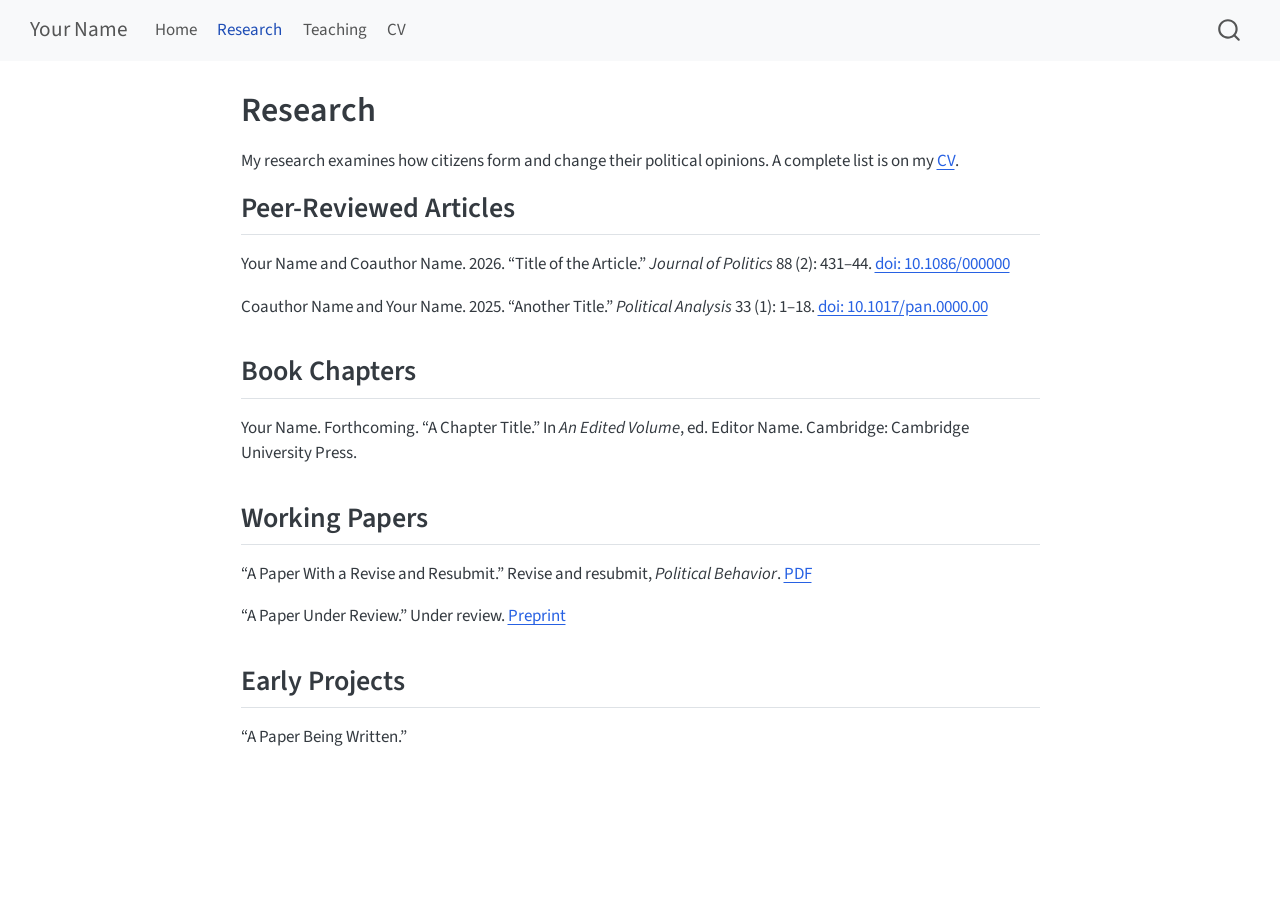
<file: docs/example/research.html>
<!DOCTYPE html>
<html xmlns="http://www.w3.org/1999/xhtml" lang="en" xml:lang="en"><head>

<meta charset="utf-8">
<meta name="generator" content="quarto-1.6.42">

<meta name="viewport" content="width=device-width, initial-scale=1.0, user-scalable=yes">


<title>Research – Your Name</title>
<style>
code{white-space: pre-wrap;}
span.smallcaps{font-variant: small-caps;}
div.columns{display: flex; gap: min(4vw, 1.5em);}
div.column{flex: auto; overflow-x: auto;}
div.hanging-indent{margin-left: 1.5em; text-indent: -1.5em;}
ul.task-list{list-style: none;}
ul.task-list li input[type="checkbox"] {
  width: 0.8em;
  margin: 0 0.8em 0.2em -1em; /* quarto-specific, see https://github.com/quarto-dev/quarto-cli/issues/4556 */ 
  vertical-align: middle;
}
</style>


<script src="site_libs/quarto-nav/quarto-nav.js"></script>
<script src="site_libs/quarto-nav/headroom.min.js"></script>
<script src="site_libs/clipboard/clipboard.min.js"></script>
<script src="site_libs/quarto-search/autocomplete.umd.js"></script>
<script src="site_libs/quarto-search/fuse.min.js"></script>
<script src="site_libs/quarto-search/quarto-search.js"></script>
<meta name="quarto:offset" content="./">
<script src="site_libs/quarto-html/quarto.js"></script>
<script src="site_libs/quarto-html/popper.min.js"></script>
<script src="site_libs/quarto-html/tippy.umd.min.js"></script>
<script src="site_libs/quarto-html/anchor.min.js"></script>
<link href="site_libs/quarto-html/tippy.css" rel="stylesheet">
<link href="site_libs/quarto-html/quarto-syntax-highlighting-2f5df379a58b258e96c21c0638c20c03.css" rel="stylesheet" id="quarto-text-highlighting-styles">
<script src="site_libs/bootstrap/bootstrap.min.js"></script>
<link href="site_libs/bootstrap/bootstrap-icons.css" rel="stylesheet">
<link href="site_libs/bootstrap/bootstrap-6bd9cfa162949bde0a231f530c97869d.min.css" rel="stylesheet" append-hash="true" id="quarto-bootstrap" data-mode="light">
<script id="quarto-search-options" type="application/json">{
  "location": "navbar",
  "copy-button": false,
  "collapse-after": 3,
  "panel-placement": "end",
  "type": "overlay",
  "limit": 50,
  "keyboard-shortcut": [
    "f",
    "/",
    "s"
  ],
  "show-item-context": false,
  "language": {
    "search-no-results-text": "No results",
    "search-matching-documents-text": "matching documents",
    "search-copy-link-title": "Copy link to search",
    "search-hide-matches-text": "Hide additional matches",
    "search-more-match-text": "more match in this document",
    "search-more-matches-text": "more matches in this document",
    "search-clear-button-title": "Clear",
    "search-text-placeholder": "",
    "search-detached-cancel-button-title": "Cancel",
    "search-submit-button-title": "Submit",
    "search-label": "Search"
  }
}</script>


<link rel="stylesheet" href="styles.css">
</head>

<body class="nav-fixed fullcontent">

<div id="quarto-search-results"></div>
  <header id="quarto-header" class="headroom fixed-top">
    <nav class="navbar navbar-expand-lg " data-bs-theme="dark">
      <div class="navbar-container container-fluid">
      <div class="navbar-brand-container mx-auto">
    <a class="navbar-brand" href="./index.html">
    <span class="navbar-title">Your Name</span>
    </a>
  </div>
            <div id="quarto-search" class="" title="Search"></div>
          <button class="navbar-toggler" type="button" data-bs-toggle="collapse" data-bs-target="#navbarCollapse" aria-controls="navbarCollapse" role="menu" aria-expanded="false" aria-label="Toggle navigation" onclick="if (window.quartoToggleHeadroom) { window.quartoToggleHeadroom(); }">
  <span class="navbar-toggler-icon"></span>
</button>
          <div class="collapse navbar-collapse" id="navbarCollapse">
            <ul class="navbar-nav navbar-nav-scroll me-auto">
  <li class="nav-item">
    <a class="nav-link" href="./index.html"> 
<span class="menu-text">Home</span></a>
  </li>  
  <li class="nav-item">
    <a class="nav-link active" href="./research.html" aria-current="page"> 
<span class="menu-text">Research</span></a>
  </li>  
  <li class="nav-item">
    <a class="nav-link" href="./teaching.html"> 
<span class="menu-text">Teaching</span></a>
  </li>  
  <li class="nav-item">
    <a class="nav-link" href="./cv.pdf"> 
<span class="menu-text">CV</span></a>
  </li>  
</ul>
          </div> <!-- /navcollapse -->
            <div class="quarto-navbar-tools">
</div>
      </div> <!-- /container-fluid -->
    </nav>
</header>
<!-- content -->
<div id="quarto-content" class="quarto-container page-columns page-rows-contents page-layout-article page-navbar">
<!-- sidebar -->
<!-- margin-sidebar -->
    
<!-- main -->
<main class="content" id="quarto-document-content">

<header id="title-block-header" class="quarto-title-block default">
<div class="quarto-title">
<h1 class="title">Research</h1>
</div>



<div class="quarto-title-meta">

    
  
    
  </div>
  


</header>


<!-- One paragraph per paper, newest (top) to oldest (bottom). Probably use a standard APSA style. Include a DOI and hyperlink for all published papers. If you have polished working papers, include links to those as well. -->
<p>My research examines how citizens form and change their political opinions. A complete list is on my <a href="cv.pdf">CV</a>.</p>
<section id="peer-reviewed-articles" class="level2">
<h2 class="anchored" data-anchor-id="peer-reviewed-articles">Peer-Reviewed Articles</h2>
<p>Your Name and Coauthor Name. 2026. “Title of the Article.” <em>Journal of Politics</em> 88 (2): 431–44. <a href="https://doi.org/10.1086/000000">doi: 10.1086/000000</a></p>
<p>Coauthor Name and Your Name. 2025. “Another Title.” <em>Political Analysis</em> 33 (1): 1–18. <a href="https://doi.org/10.1017/pan.0000.00">doi: 10.1017/pan.0000.00</a></p>
</section>
<section id="book-chapters" class="level2">
<h2 class="anchored" data-anchor-id="book-chapters">Book Chapters</h2>
<p>Your Name. Forthcoming. “A Chapter Title.” In <em>An Edited Volume</em>, ed.&nbsp;Editor Name. Cambridge: Cambridge University Press.</p>
</section>
<section id="working-papers" class="level2">
<h2 class="anchored" data-anchor-id="working-papers">Working Papers</h2>
<p>“A Paper With a Revise and Resubmit.” Revise and resubmit, <em>Political Behavior</em>. <a href="https://example.com/papers/paper-title.pdf">PDF</a></p>
<p>“A Paper Under Review.” Under review. <a href="https://doi.org/10.31235/osf.io/00000">Preprint</a></p>
</section>
<section id="early-projects" class="level2">
<h2 class="anchored" data-anchor-id="early-projects">Early Projects</h2>
<p>“A Paper Being Written.”</p>


</section>

</main> <!-- /main -->
<script id="quarto-html-after-body" type="application/javascript">
window.document.addEventListener("DOMContentLoaded", function (event) {
  const toggleBodyColorMode = (bsSheetEl) => {
    const mode = bsSheetEl.getAttribute("data-mode");
    const bodyEl = window.document.querySelector("body");
    if (mode === "dark") {
      bodyEl.classList.add("quarto-dark");
      bodyEl.classList.remove("quarto-light");
    } else {
      bodyEl.classList.add("quarto-light");
      bodyEl.classList.remove("quarto-dark");
    }
  }
  const toggleBodyColorPrimary = () => {
    const bsSheetEl = window.document.querySelector("link#quarto-bootstrap");
    if (bsSheetEl) {
      toggleBodyColorMode(bsSheetEl);
    }
  }
  toggleBodyColorPrimary();  
  const icon = "";
  const anchorJS = new window.AnchorJS();
  anchorJS.options = {
    placement: 'right',
    icon: icon
  };
  anchorJS.add('.anchored');
  const isCodeAnnotation = (el) => {
    for (const clz of el.classList) {
      if (clz.startsWith('code-annotation-')) {                     
        return true;
      }
    }
    return false;
  }
  const onCopySuccess = function(e) {
    // button target
    const button = e.trigger;
    // don't keep focus
    button.blur();
    // flash "checked"
    button.classList.add('code-copy-button-checked');
    var currentTitle = button.getAttribute("title");
    button.setAttribute("title", "Copied!");
    let tooltip;
    if (window.bootstrap) {
      button.setAttribute("data-bs-toggle", "tooltip");
      button.setAttribute("data-bs-placement", "left");
      button.setAttribute("data-bs-title", "Copied!");
      tooltip = new bootstrap.Tooltip(button, 
        { trigger: "manual", 
          customClass: "code-copy-button-tooltip",
          offset: [0, -8]});
      tooltip.show();    
    }
    setTimeout(function() {
      if (tooltip) {
        tooltip.hide();
        button.removeAttribute("data-bs-title");
        button.removeAttribute("data-bs-toggle");
        button.removeAttribute("data-bs-placement");
      }
      button.setAttribute("title", currentTitle);
      button.classList.remove('code-copy-button-checked');
    }, 1000);
    // clear code selection
    e.clearSelection();
  }
  const getTextToCopy = function(trigger) {
      const codeEl = trigger.previousElementSibling.cloneNode(true);
      for (const childEl of codeEl.children) {
        if (isCodeAnnotation(childEl)) {
          childEl.remove();
        }
      }
      return codeEl.innerText;
  }
  const clipboard = new window.ClipboardJS('.code-copy-button:not([data-in-quarto-modal])', {
    text: getTextToCopy
  });
  clipboard.on('success', onCopySuccess);
  if (window.document.getElementById('quarto-embedded-source-code-modal')) {
    const clipboardModal = new window.ClipboardJS('.code-copy-button[data-in-quarto-modal]', {
      text: getTextToCopy,
      container: window.document.getElementById('quarto-embedded-source-code-modal')
    });
    clipboardModal.on('success', onCopySuccess);
  }
    var localhostRegex = new RegExp(/^(?:http|https):\/\/localhost\:?[0-9]*\//);
    var mailtoRegex = new RegExp(/^mailto:/);
      var filterRegex = new RegExp('/' + window.location.host + '/');
    var isInternal = (href) => {
        return filterRegex.test(href) || localhostRegex.test(href) || mailtoRegex.test(href);
    }
    // Inspect non-navigation links and adorn them if external
 	var links = window.document.querySelectorAll('a[href]:not(.nav-link):not(.navbar-brand):not(.toc-action):not(.sidebar-link):not(.sidebar-item-toggle):not(.pagination-link):not(.no-external):not([aria-hidden]):not(.dropdown-item):not(.quarto-navigation-tool):not(.about-link)');
    for (var i=0; i<links.length; i++) {
      const link = links[i];
      if (!isInternal(link.href)) {
        // undo the damage that might have been done by quarto-nav.js in the case of
        // links that we want to consider external
        if (link.dataset.originalHref !== undefined) {
          link.href = link.dataset.originalHref;
        }
      }
    }
  function tippyHover(el, contentFn, onTriggerFn, onUntriggerFn) {
    const config = {
      allowHTML: true,
      maxWidth: 500,
      delay: 100,
      arrow: false,
      appendTo: function(el) {
          return el.parentElement;
      },
      interactive: true,
      interactiveBorder: 10,
      theme: 'quarto',
      placement: 'bottom-start',
    };
    if (contentFn) {
      config.content = contentFn;
    }
    if (onTriggerFn) {
      config.onTrigger = onTriggerFn;
    }
    if (onUntriggerFn) {
      config.onUntrigger = onUntriggerFn;
    }
    window.tippy(el, config); 
  }
  const noterefs = window.document.querySelectorAll('a[role="doc-noteref"]');
  for (var i=0; i<noterefs.length; i++) {
    const ref = noterefs[i];
    tippyHover(ref, function() {
      // use id or data attribute instead here
      let href = ref.getAttribute('data-footnote-href') || ref.getAttribute('href');
      try { href = new URL(href).hash; } catch {}
      const id = href.replace(/^#\/?/, "");
      const note = window.document.getElementById(id);
      if (note) {
        return note.innerHTML;
      } else {
        return "";
      }
    });
  }
  const xrefs = window.document.querySelectorAll('a.quarto-xref');
  const processXRef = (id, note) => {
    // Strip column container classes
    const stripColumnClz = (el) => {
      el.classList.remove("page-full", "page-columns");
      if (el.children) {
        for (const child of el.children) {
          stripColumnClz(child);
        }
      }
    }
    stripColumnClz(note)
    if (id === null || id.startsWith('sec-')) {
      // Special case sections, only their first couple elements
      const container = document.createElement("div");
      if (note.children && note.children.length > 2) {
        container.appendChild(note.children[0].cloneNode(true));
        for (let i = 1; i < note.children.length; i++) {
          const child = note.children[i];
          if (child.tagName === "P" && child.innerText === "") {
            continue;
          } else {
            container.appendChild(child.cloneNode(true));
            break;
          }
        }
        if (window.Quarto?.typesetMath) {
          window.Quarto.typesetMath(container);
        }
        return container.innerHTML
      } else {
        if (window.Quarto?.typesetMath) {
          window.Quarto.typesetMath(note);
        }
        return note.innerHTML;
      }
    } else {
      // Remove any anchor links if they are present
      const anchorLink = note.querySelector('a.anchorjs-link');
      if (anchorLink) {
        anchorLink.remove();
      }
      if (window.Quarto?.typesetMath) {
        window.Quarto.typesetMath(note);
      }
      if (note.classList.contains("callout")) {
        return note.outerHTML;
      } else {
        return note.innerHTML;
      }
    }
  }
  for (var i=0; i<xrefs.length; i++) {
    const xref = xrefs[i];
    tippyHover(xref, undefined, function(instance) {
      instance.disable();
      let url = xref.getAttribute('href');
      let hash = undefined; 
      if (url.startsWith('#')) {
        hash = url;
      } else {
        try { hash = new URL(url).hash; } catch {}
      }
      if (hash) {
        const id = hash.replace(/^#\/?/, "");
        const note = window.document.getElementById(id);
        if (note !== null) {
          try {
            const html = processXRef(id, note.cloneNode(true));
            instance.setContent(html);
          } finally {
            instance.enable();
            instance.show();
          }
        } else {
          // See if we can fetch this
          fetch(url.split('#')[0])
          .then(res => res.text())
          .then(html => {
            const parser = new DOMParser();
            const htmlDoc = parser.parseFromString(html, "text/html");
            const note = htmlDoc.getElementById(id);
            if (note !== null) {
              const html = processXRef(id, note);
              instance.setContent(html);
            } 
          }).finally(() => {
            instance.enable();
            instance.show();
          });
        }
      } else {
        // See if we can fetch a full url (with no hash to target)
        // This is a special case and we should probably do some content thinning / targeting
        fetch(url)
        .then(res => res.text())
        .then(html => {
          const parser = new DOMParser();
          const htmlDoc = parser.parseFromString(html, "text/html");
          const note = htmlDoc.querySelector('main.content');
          if (note !== null) {
            // This should only happen for chapter cross references
            // (since there is no id in the URL)
            // remove the first header
            if (note.children.length > 0 && note.children[0].tagName === "HEADER") {
              note.children[0].remove();
            }
            const html = processXRef(null, note);
            instance.setContent(html);
          } 
        }).finally(() => {
          instance.enable();
          instance.show();
        });
      }
    }, function(instance) {
    });
  }
      let selectedAnnoteEl;
      const selectorForAnnotation = ( cell, annotation) => {
        let cellAttr = 'data-code-cell="' + cell + '"';
        let lineAttr = 'data-code-annotation="' +  annotation + '"';
        const selector = 'span[' + cellAttr + '][' + lineAttr + ']';
        return selector;
      }
      const selectCodeLines = (annoteEl) => {
        const doc = window.document;
        const targetCell = annoteEl.getAttribute("data-target-cell");
        const targetAnnotation = annoteEl.getAttribute("data-target-annotation");
        const annoteSpan = window.document.querySelector(selectorForAnnotation(targetCell, targetAnnotation));
        const lines = annoteSpan.getAttribute("data-code-lines").split(",");
        const lineIds = lines.map((line) => {
          return targetCell + "-" + line;
        })
        let top = null;
        let height = null;
        let parent = null;
        if (lineIds.length > 0) {
            //compute the position of the single el (top and bottom and make a div)
            const el = window.document.getElementById(lineIds[0]);
            top = el.offsetTop;
            height = el.offsetHeight;
            parent = el.parentElement.parentElement;
          if (lineIds.length > 1) {
            const lastEl = window.document.getElementById(lineIds[lineIds.length - 1]);
            const bottom = lastEl.offsetTop + lastEl.offsetHeight;
            height = bottom - top;
          }
          if (top !== null && height !== null && parent !== null) {
            // cook up a div (if necessary) and position it 
            let div = window.document.getElementById("code-annotation-line-highlight");
            if (div === null) {
              div = window.document.createElement("div");
              div.setAttribute("id", "code-annotation-line-highlight");
              div.style.position = 'absolute';
              parent.appendChild(div);
            }
            div.style.top = top - 2 + "px";
            div.style.height = height + 4 + "px";
            div.style.left = 0;
            let gutterDiv = window.document.getElementById("code-annotation-line-highlight-gutter");
            if (gutterDiv === null) {
              gutterDiv = window.document.createElement("div");
              gutterDiv.setAttribute("id", "code-annotation-line-highlight-gutter");
              gutterDiv.style.position = 'absolute';
              const codeCell = window.document.getElementById(targetCell);
              const gutter = codeCell.querySelector('.code-annotation-gutter');
              gutter.appendChild(gutterDiv);
            }
            gutterDiv.style.top = top - 2 + "px";
            gutterDiv.style.height = height + 4 + "px";
          }
          selectedAnnoteEl = annoteEl;
        }
      };
      const unselectCodeLines = () => {
        const elementsIds = ["code-annotation-line-highlight", "code-annotation-line-highlight-gutter"];
        elementsIds.forEach((elId) => {
          const div = window.document.getElementById(elId);
          if (div) {
            div.remove();
          }
        });
        selectedAnnoteEl = undefined;
      };
        // Handle positioning of the toggle
    window.addEventListener(
      "resize",
      throttle(() => {
        elRect = undefined;
        if (selectedAnnoteEl) {
          selectCodeLines(selectedAnnoteEl);
        }
      }, 10)
    );
    function throttle(fn, ms) {
    let throttle = false;
    let timer;
      return (...args) => {
        if(!throttle) { // first call gets through
            fn.apply(this, args);
            throttle = true;
        } else { // all the others get throttled
            if(timer) clearTimeout(timer); // cancel #2
            timer = setTimeout(() => {
              fn.apply(this, args);
              timer = throttle = false;
            }, ms);
        }
      };
    }
      // Attach click handler to the DT
      const annoteDls = window.document.querySelectorAll('dt[data-target-cell]');
      for (const annoteDlNode of annoteDls) {
        annoteDlNode.addEventListener('click', (event) => {
          const clickedEl = event.target;
          if (clickedEl !== selectedAnnoteEl) {
            unselectCodeLines();
            const activeEl = window.document.querySelector('dt[data-target-cell].code-annotation-active');
            if (activeEl) {
              activeEl.classList.remove('code-annotation-active');
            }
            selectCodeLines(clickedEl);
            clickedEl.classList.add('code-annotation-active');
          } else {
            // Unselect the line
            unselectCodeLines();
            clickedEl.classList.remove('code-annotation-active');
          }
        });
      }
  const findCites = (el) => {
    const parentEl = el.parentElement;
    if (parentEl) {
      const cites = parentEl.dataset.cites;
      if (cites) {
        return {
          el,
          cites: cites.split(' ')
        };
      } else {
        return findCites(el.parentElement)
      }
    } else {
      return undefined;
    }
  };
  var bibliorefs = window.document.querySelectorAll('a[role="doc-biblioref"]');
  for (var i=0; i<bibliorefs.length; i++) {
    const ref = bibliorefs[i];
    const citeInfo = findCites(ref);
    if (citeInfo) {
      tippyHover(citeInfo.el, function() {
        var popup = window.document.createElement('div');
        citeInfo.cites.forEach(function(cite) {
          var citeDiv = window.document.createElement('div');
          citeDiv.classList.add('hanging-indent');
          citeDiv.classList.add('csl-entry');
          var biblioDiv = window.document.getElementById('ref-' + cite);
          if (biblioDiv) {
            citeDiv.innerHTML = biblioDiv.innerHTML;
          }
          popup.appendChild(citeDiv);
        });
        return popup.innerHTML;
      });
    }
  }
});
</script>
</div> <!-- /content -->




</body></html>
</file>
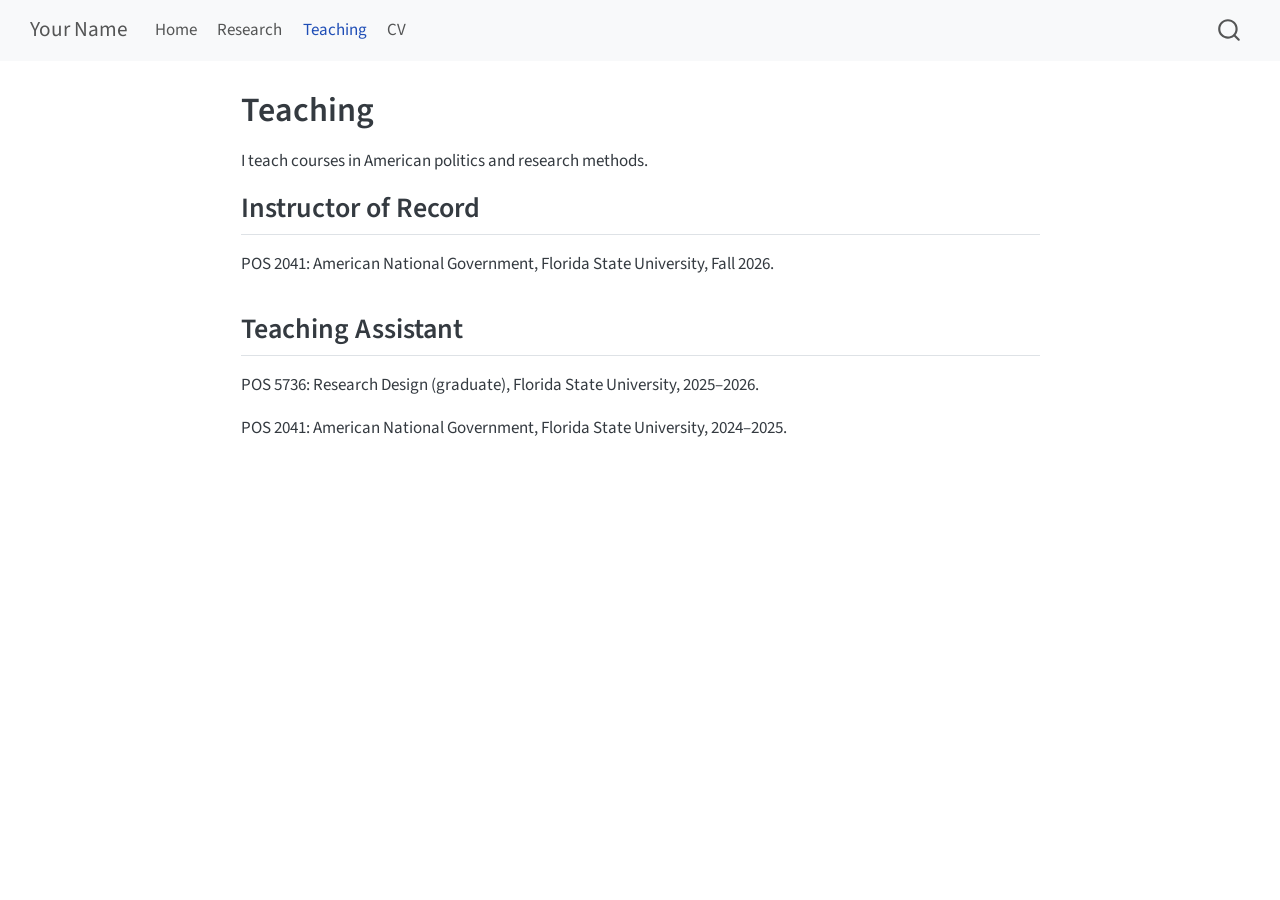
<file: docs/example/teaching.html>
<!DOCTYPE html>
<html xmlns="http://www.w3.org/1999/xhtml" lang="en" xml:lang="en"><head>

<meta charset="utf-8">
<meta name="generator" content="quarto-1.6.42">

<meta name="viewport" content="width=device-width, initial-scale=1.0, user-scalable=yes">


<title>Teaching – Your Name</title>
<style>
code{white-space: pre-wrap;}
span.smallcaps{font-variant: small-caps;}
div.columns{display: flex; gap: min(4vw, 1.5em);}
div.column{flex: auto; overflow-x: auto;}
div.hanging-indent{margin-left: 1.5em; text-indent: -1.5em;}
ul.task-list{list-style: none;}
ul.task-list li input[type="checkbox"] {
  width: 0.8em;
  margin: 0 0.8em 0.2em -1em; /* quarto-specific, see https://github.com/quarto-dev/quarto-cli/issues/4556 */ 
  vertical-align: middle;
}
</style>


<script src="site_libs/quarto-nav/quarto-nav.js"></script>
<script src="site_libs/quarto-nav/headroom.min.js"></script>
<script src="site_libs/clipboard/clipboard.min.js"></script>
<script src="site_libs/quarto-search/autocomplete.umd.js"></script>
<script src="site_libs/quarto-search/fuse.min.js"></script>
<script src="site_libs/quarto-search/quarto-search.js"></script>
<meta name="quarto:offset" content="./">
<script src="site_libs/quarto-html/quarto.js"></script>
<script src="site_libs/quarto-html/popper.min.js"></script>
<script src="site_libs/quarto-html/tippy.umd.min.js"></script>
<script src="site_libs/quarto-html/anchor.min.js"></script>
<link href="site_libs/quarto-html/tippy.css" rel="stylesheet">
<link href="site_libs/quarto-html/quarto-syntax-highlighting-2f5df379a58b258e96c21c0638c20c03.css" rel="stylesheet" id="quarto-text-highlighting-styles">
<script src="site_libs/bootstrap/bootstrap.min.js"></script>
<link href="site_libs/bootstrap/bootstrap-icons.css" rel="stylesheet">
<link href="site_libs/bootstrap/bootstrap-6bd9cfa162949bde0a231f530c97869d.min.css" rel="stylesheet" append-hash="true" id="quarto-bootstrap" data-mode="light">
<script id="quarto-search-options" type="application/json">{
  "location": "navbar",
  "copy-button": false,
  "collapse-after": 3,
  "panel-placement": "end",
  "type": "overlay",
  "limit": 50,
  "keyboard-shortcut": [
    "f",
    "/",
    "s"
  ],
  "show-item-context": false,
  "language": {
    "search-no-results-text": "No results",
    "search-matching-documents-text": "matching documents",
    "search-copy-link-title": "Copy link to search",
    "search-hide-matches-text": "Hide additional matches",
    "search-more-match-text": "more match in this document",
    "search-more-matches-text": "more matches in this document",
    "search-clear-button-title": "Clear",
    "search-text-placeholder": "",
    "search-detached-cancel-button-title": "Cancel",
    "search-submit-button-title": "Submit",
    "search-label": "Search"
  }
}</script>


<link rel="stylesheet" href="styles.css">
</head>

<body class="nav-fixed fullcontent">

<div id="quarto-search-results"></div>
  <header id="quarto-header" class="headroom fixed-top">
    <nav class="navbar navbar-expand-lg " data-bs-theme="dark">
      <div class="navbar-container container-fluid">
      <div class="navbar-brand-container mx-auto">
    <a class="navbar-brand" href="./index.html">
    <span class="navbar-title">Your Name</span>
    </a>
  </div>
            <div id="quarto-search" class="" title="Search"></div>
          <button class="navbar-toggler" type="button" data-bs-toggle="collapse" data-bs-target="#navbarCollapse" aria-controls="navbarCollapse" role="menu" aria-expanded="false" aria-label="Toggle navigation" onclick="if (window.quartoToggleHeadroom) { window.quartoToggleHeadroom(); }">
  <span class="navbar-toggler-icon"></span>
</button>
          <div class="collapse navbar-collapse" id="navbarCollapse">
            <ul class="navbar-nav navbar-nav-scroll me-auto">
  <li class="nav-item">
    <a class="nav-link" href="./index.html"> 
<span class="menu-text">Home</span></a>
  </li>  
  <li class="nav-item">
    <a class="nav-link" href="./research.html"> 
<span class="menu-text">Research</span></a>
  </li>  
  <li class="nav-item">
    <a class="nav-link active" href="./teaching.html" aria-current="page"> 
<span class="menu-text">Teaching</span></a>
  </li>  
  <li class="nav-item">
    <a class="nav-link" href="./cv.pdf"> 
<span class="menu-text">CV</span></a>
  </li>  
</ul>
          </div> <!-- /navcollapse -->
            <div class="quarto-navbar-tools">
</div>
      </div> <!-- /container-fluid -->
    </nav>
</header>
<!-- content -->
<div id="quarto-content" class="quarto-container page-columns page-rows-contents page-layout-article page-navbar">
<!-- sidebar -->
<!-- margin-sidebar -->
    
<!-- main -->
<main class="content" id="quarto-document-content">

<header id="title-block-header" class="quarto-title-block default">
<div class="quarto-title">
<h1 class="title">Teaching</h1>
</div>



<div class="quarto-title-meta">

    
  
    
  </div>
  


</header>


<!-- One line per course. To link a PDF of a syllabus, put the PDF in this folder and
     write [Syllabus](pos2041-syllabus.pdf); Quarto copies linked files into docs/. -->
<p>I teach courses in American politics and research methods.</p>
<section id="instructor-of-record" class="level2">
<h2 class="anchored" data-anchor-id="instructor-of-record">Instructor of Record</h2>
<p>POS 2041: American National Government, Florida State University, Fall 2026.</p>
</section>
<section id="teaching-assistant" class="level2">
<h2 class="anchored" data-anchor-id="teaching-assistant">Teaching Assistant</h2>
<p>POS 5736: Research Design (graduate), Florida State University, 2025–2026.</p>
<p>POS 2041: American National Government, Florida State University, 2024–2025.</p>


</section>

</main> <!-- /main -->
<script id="quarto-html-after-body" type="application/javascript">
window.document.addEventListener("DOMContentLoaded", function (event) {
  const toggleBodyColorMode = (bsSheetEl) => {
    const mode = bsSheetEl.getAttribute("data-mode");
    const bodyEl = window.document.querySelector("body");
    if (mode === "dark") {
      bodyEl.classList.add("quarto-dark");
      bodyEl.classList.remove("quarto-light");
    } else {
      bodyEl.classList.add("quarto-light");
      bodyEl.classList.remove("quarto-dark");
    }
  }
  const toggleBodyColorPrimary = () => {
    const bsSheetEl = window.document.querySelector("link#quarto-bootstrap");
    if (bsSheetEl) {
      toggleBodyColorMode(bsSheetEl);
    }
  }
  toggleBodyColorPrimary();  
  const icon = "";
  const anchorJS = new window.AnchorJS();
  anchorJS.options = {
    placement: 'right',
    icon: icon
  };
  anchorJS.add('.anchored');
  const isCodeAnnotation = (el) => {
    for (const clz of el.classList) {
      if (clz.startsWith('code-annotation-')) {                     
        return true;
      }
    }
    return false;
  }
  const onCopySuccess = function(e) {
    // button target
    const button = e.trigger;
    // don't keep focus
    button.blur();
    // flash "checked"
    button.classList.add('code-copy-button-checked');
    var currentTitle = button.getAttribute("title");
    button.setAttribute("title", "Copied!");
    let tooltip;
    if (window.bootstrap) {
      button.setAttribute("data-bs-toggle", "tooltip");
      button.setAttribute("data-bs-placement", "left");
      button.setAttribute("data-bs-title", "Copied!");
      tooltip = new bootstrap.Tooltip(button, 
        { trigger: "manual", 
          customClass: "code-copy-button-tooltip",
          offset: [0, -8]});
      tooltip.show();    
    }
    setTimeout(function() {
      if (tooltip) {
        tooltip.hide();
        button.removeAttribute("data-bs-title");
        button.removeAttribute("data-bs-toggle");
        button.removeAttribute("data-bs-placement");
      }
      button.setAttribute("title", currentTitle);
      button.classList.remove('code-copy-button-checked');
    }, 1000);
    // clear code selection
    e.clearSelection();
  }
  const getTextToCopy = function(trigger) {
      const codeEl = trigger.previousElementSibling.cloneNode(true);
      for (const childEl of codeEl.children) {
        if (isCodeAnnotation(childEl)) {
          childEl.remove();
        }
      }
      return codeEl.innerText;
  }
  const clipboard = new window.ClipboardJS('.code-copy-button:not([data-in-quarto-modal])', {
    text: getTextToCopy
  });
  clipboard.on('success', onCopySuccess);
  if (window.document.getElementById('quarto-embedded-source-code-modal')) {
    const clipboardModal = new window.ClipboardJS('.code-copy-button[data-in-quarto-modal]', {
      text: getTextToCopy,
      container: window.document.getElementById('quarto-embedded-source-code-modal')
    });
    clipboardModal.on('success', onCopySuccess);
  }
    var localhostRegex = new RegExp(/^(?:http|https):\/\/localhost\:?[0-9]*\//);
    var mailtoRegex = new RegExp(/^mailto:/);
      var filterRegex = new RegExp('/' + window.location.host + '/');
    var isInternal = (href) => {
        return filterRegex.test(href) || localhostRegex.test(href) || mailtoRegex.test(href);
    }
    // Inspect non-navigation links and adorn them if external
 	var links = window.document.querySelectorAll('a[href]:not(.nav-link):not(.navbar-brand):not(.toc-action):not(.sidebar-link):not(.sidebar-item-toggle):not(.pagination-link):not(.no-external):not([aria-hidden]):not(.dropdown-item):not(.quarto-navigation-tool):not(.about-link)');
    for (var i=0; i<links.length; i++) {
      const link = links[i];
      if (!isInternal(link.href)) {
        // undo the damage that might have been done by quarto-nav.js in the case of
        // links that we want to consider external
        if (link.dataset.originalHref !== undefined) {
          link.href = link.dataset.originalHref;
        }
      }
    }
  function tippyHover(el, contentFn, onTriggerFn, onUntriggerFn) {
    const config = {
      allowHTML: true,
      maxWidth: 500,
      delay: 100,
      arrow: false,
      appendTo: function(el) {
          return el.parentElement;
      },
      interactive: true,
      interactiveBorder: 10,
      theme: 'quarto',
      placement: 'bottom-start',
    };
    if (contentFn) {
      config.content = contentFn;
    }
    if (onTriggerFn) {
      config.onTrigger = onTriggerFn;
    }
    if (onUntriggerFn) {
      config.onUntrigger = onUntriggerFn;
    }
    window.tippy(el, config); 
  }
  const noterefs = window.document.querySelectorAll('a[role="doc-noteref"]');
  for (var i=0; i<noterefs.length; i++) {
    const ref = noterefs[i];
    tippyHover(ref, function() {
      // use id or data attribute instead here
      let href = ref.getAttribute('data-footnote-href') || ref.getAttribute('href');
      try { href = new URL(href).hash; } catch {}
      const id = href.replace(/^#\/?/, "");
      const note = window.document.getElementById(id);
      if (note) {
        return note.innerHTML;
      } else {
        return "";
      }
    });
  }
  const xrefs = window.document.querySelectorAll('a.quarto-xref');
  const processXRef = (id, note) => {
    // Strip column container classes
    const stripColumnClz = (el) => {
      el.classList.remove("page-full", "page-columns");
      if (el.children) {
        for (const child of el.children) {
          stripColumnClz(child);
        }
      }
    }
    stripColumnClz(note)
    if (id === null || id.startsWith('sec-')) {
      // Special case sections, only their first couple elements
      const container = document.createElement("div");
      if (note.children && note.children.length > 2) {
        container.appendChild(note.children[0].cloneNode(true));
        for (let i = 1; i < note.children.length; i++) {
          const child = note.children[i];
          if (child.tagName === "P" && child.innerText === "") {
            continue;
          } else {
            container.appendChild(child.cloneNode(true));
            break;
          }
        }
        if (window.Quarto?.typesetMath) {
          window.Quarto.typesetMath(container);
        }
        return container.innerHTML
      } else {
        if (window.Quarto?.typesetMath) {
          window.Quarto.typesetMath(note);
        }
        return note.innerHTML;
      }
    } else {
      // Remove any anchor links if they are present
      const anchorLink = note.querySelector('a.anchorjs-link');
      if (anchorLink) {
        anchorLink.remove();
      }
      if (window.Quarto?.typesetMath) {
        window.Quarto.typesetMath(note);
      }
      if (note.classList.contains("callout")) {
        return note.outerHTML;
      } else {
        return note.innerHTML;
      }
    }
  }
  for (var i=0; i<xrefs.length; i++) {
    const xref = xrefs[i];
    tippyHover(xref, undefined, function(instance) {
      instance.disable();
      let url = xref.getAttribute('href');
      let hash = undefined; 
      if (url.startsWith('#')) {
        hash = url;
      } else {
        try { hash = new URL(url).hash; } catch {}
      }
      if (hash) {
        const id = hash.replace(/^#\/?/, "");
        const note = window.document.getElementById(id);
        if (note !== null) {
          try {
            const html = processXRef(id, note.cloneNode(true));
            instance.setContent(html);
          } finally {
            instance.enable();
            instance.show();
          }
        } else {
          // See if we can fetch this
          fetch(url.split('#')[0])
          .then(res => res.text())
          .then(html => {
            const parser = new DOMParser();
            const htmlDoc = parser.parseFromString(html, "text/html");
            const note = htmlDoc.getElementById(id);
            if (note !== null) {
              const html = processXRef(id, note);
              instance.setContent(html);
            } 
          }).finally(() => {
            instance.enable();
            instance.show();
          });
        }
      } else {
        // See if we can fetch a full url (with no hash to target)
        // This is a special case and we should probably do some content thinning / targeting
        fetch(url)
        .then(res => res.text())
        .then(html => {
          const parser = new DOMParser();
          const htmlDoc = parser.parseFromString(html, "text/html");
          const note = htmlDoc.querySelector('main.content');
          if (note !== null) {
            // This should only happen for chapter cross references
            // (since there is no id in the URL)
            // remove the first header
            if (note.children.length > 0 && note.children[0].tagName === "HEADER") {
              note.children[0].remove();
            }
            const html = processXRef(null, note);
            instance.setContent(html);
          } 
        }).finally(() => {
          instance.enable();
          instance.show();
        });
      }
    }, function(instance) {
    });
  }
      let selectedAnnoteEl;
      const selectorForAnnotation = ( cell, annotation) => {
        let cellAttr = 'data-code-cell="' + cell + '"';
        let lineAttr = 'data-code-annotation="' +  annotation + '"';
        const selector = 'span[' + cellAttr + '][' + lineAttr + ']';
        return selector;
      }
      const selectCodeLines = (annoteEl) => {
        const doc = window.document;
        const targetCell = annoteEl.getAttribute("data-target-cell");
        const targetAnnotation = annoteEl.getAttribute("data-target-annotation");
        const annoteSpan = window.document.querySelector(selectorForAnnotation(targetCell, targetAnnotation));
        const lines = annoteSpan.getAttribute("data-code-lines").split(",");
        const lineIds = lines.map((line) => {
          return targetCell + "-" + line;
        })
        let top = null;
        let height = null;
        let parent = null;
        if (lineIds.length > 0) {
            //compute the position of the single el (top and bottom and make a div)
            const el = window.document.getElementById(lineIds[0]);
            top = el.offsetTop;
            height = el.offsetHeight;
            parent = el.parentElement.parentElement;
          if (lineIds.length > 1) {
            const lastEl = window.document.getElementById(lineIds[lineIds.length - 1]);
            const bottom = lastEl.offsetTop + lastEl.offsetHeight;
            height = bottom - top;
          }
          if (top !== null && height !== null && parent !== null) {
            // cook up a div (if necessary) and position it 
            let div = window.document.getElementById("code-annotation-line-highlight");
            if (div === null) {
              div = window.document.createElement("div");
              div.setAttribute("id", "code-annotation-line-highlight");
              div.style.position = 'absolute';
              parent.appendChild(div);
            }
            div.style.top = top - 2 + "px";
            div.style.height = height + 4 + "px";
            div.style.left = 0;
            let gutterDiv = window.document.getElementById("code-annotation-line-highlight-gutter");
            if (gutterDiv === null) {
              gutterDiv = window.document.createElement("div");
              gutterDiv.setAttribute("id", "code-annotation-line-highlight-gutter");
              gutterDiv.style.position = 'absolute';
              const codeCell = window.document.getElementById(targetCell);
              const gutter = codeCell.querySelector('.code-annotation-gutter');
              gutter.appendChild(gutterDiv);
            }
            gutterDiv.style.top = top - 2 + "px";
            gutterDiv.style.height = height + 4 + "px";
          }
          selectedAnnoteEl = annoteEl;
        }
      };
      const unselectCodeLines = () => {
        const elementsIds = ["code-annotation-line-highlight", "code-annotation-line-highlight-gutter"];
        elementsIds.forEach((elId) => {
          const div = window.document.getElementById(elId);
          if (div) {
            div.remove();
          }
        });
        selectedAnnoteEl = undefined;
      };
        // Handle positioning of the toggle
    window.addEventListener(
      "resize",
      throttle(() => {
        elRect = undefined;
        if (selectedAnnoteEl) {
          selectCodeLines(selectedAnnoteEl);
        }
      }, 10)
    );
    function throttle(fn, ms) {
    let throttle = false;
    let timer;
      return (...args) => {
        if(!throttle) { // first call gets through
            fn.apply(this, args);
            throttle = true;
        } else { // all the others get throttled
            if(timer) clearTimeout(timer); // cancel #2
            timer = setTimeout(() => {
              fn.apply(this, args);
              timer = throttle = false;
            }, ms);
        }
      };
    }
      // Attach click handler to the DT
      const annoteDls = window.document.querySelectorAll('dt[data-target-cell]');
      for (const annoteDlNode of annoteDls) {
        annoteDlNode.addEventListener('click', (event) => {
          const clickedEl = event.target;
          if (clickedEl !== selectedAnnoteEl) {
            unselectCodeLines();
            const activeEl = window.document.querySelector('dt[data-target-cell].code-annotation-active');
            if (activeEl) {
              activeEl.classList.remove('code-annotation-active');
            }
            selectCodeLines(clickedEl);
            clickedEl.classList.add('code-annotation-active');
          } else {
            // Unselect the line
            unselectCodeLines();
            clickedEl.classList.remove('code-annotation-active');
          }
        });
      }
  const findCites = (el) => {
    const parentEl = el.parentElement;
    if (parentEl) {
      const cites = parentEl.dataset.cites;
      if (cites) {
        return {
          el,
          cites: cites.split(' ')
        };
      } else {
        return findCites(el.parentElement)
      }
    } else {
      return undefined;
    }
  };
  var bibliorefs = window.document.querySelectorAll('a[role="doc-biblioref"]');
  for (var i=0; i<bibliorefs.length; i++) {
    const ref = bibliorefs[i];
    const citeInfo = findCites(ref);
    if (citeInfo) {
      tippyHover(citeInfo.el, function() {
        var popup = window.document.createElement('div');
        citeInfo.cites.forEach(function(cite) {
          var citeDiv = window.document.createElement('div');
          citeDiv.classList.add('hanging-indent');
          citeDiv.classList.add('csl-entry');
          var biblioDiv = window.document.getElementById('ref-' + cite);
          if (biblioDiv) {
            citeDiv.innerHTML = biblioDiv.innerHTML;
          }
          popup.appendChild(citeDiv);
        });
        return popup.innerHTML;
      });
    }
  }
});
</script>
</div> <!-- /content -->




</body></html>
</file>
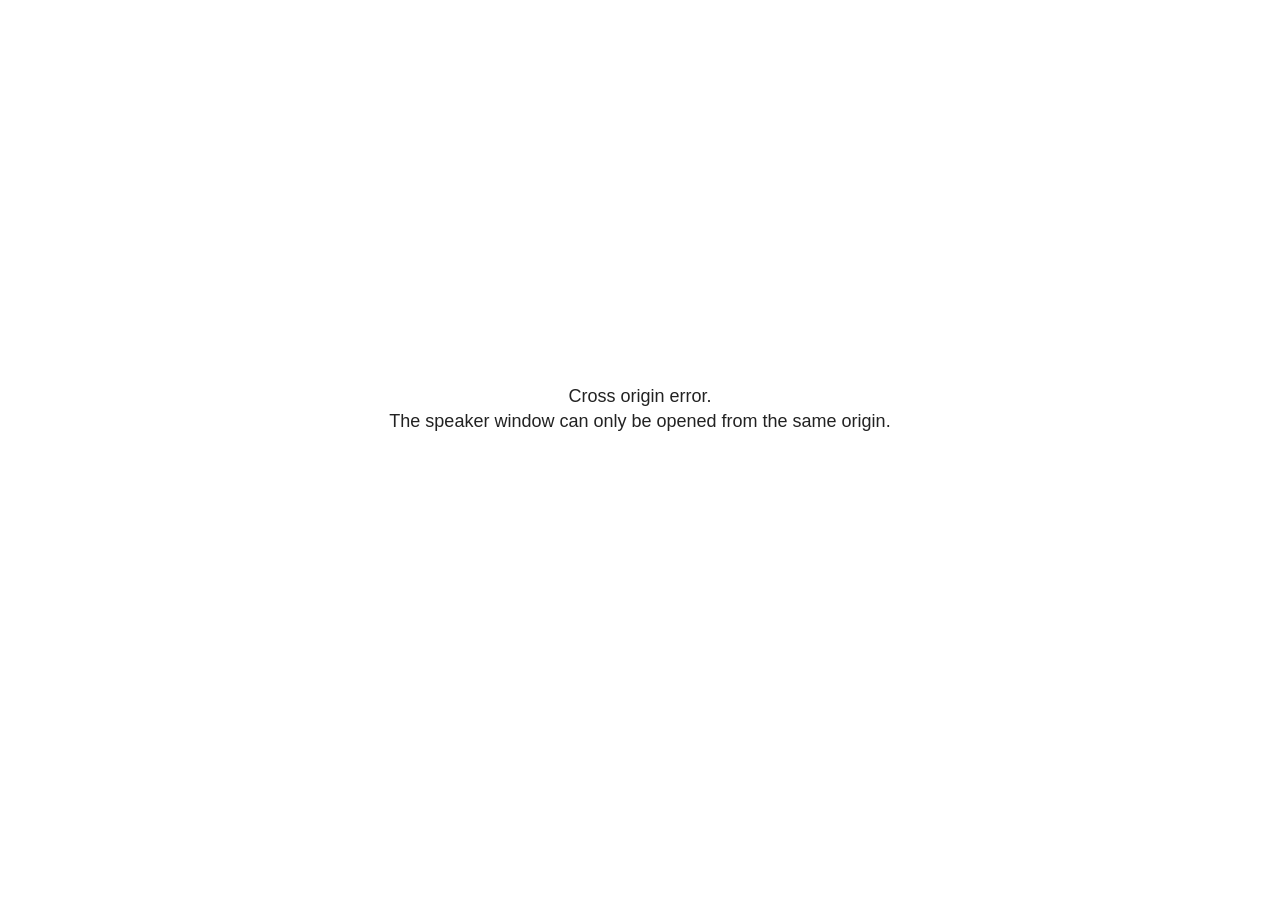
<file: docs/site_libs/revealjs/plugin/notes/speaker-view.html>
<!--
	NOTE: You need to build the notes plugin after making changes to this file.
-->
<html lang="en">
	<head>
		<meta charset="utf-8">

		<title>reveal.js - Speaker View</title>

		<style>
			body {
				font-family: Helvetica;
				font-size: 18px;
			}

			#current-slide,
			#upcoming-slide,
			#speaker-controls {
				padding: 6px;
				box-sizing: border-box;
				-moz-box-sizing: border-box;
			}

			#current-slide iframe,
			#upcoming-slide iframe {
				width: 100%;
				height: 100%;
				border: 1px solid #ddd;
			}

			#current-slide .label,
			#upcoming-slide .label {
				position: absolute;
				top: 10px;
				left: 10px;
				z-index: 2;
			}

			#connection-status {
				position: absolute;
				top: 0;
				left: 0;
				width: 100%;
				height: 100%;
				z-index: 20;
				padding: 30% 20% 20% 20%;
				font-size: 18px;
				color: #222;
				background: #fff;
				text-align: center;
				box-sizing: border-box;
				line-height: 1.4;
			}

			.overlay-element {
				height: 34px;
				line-height: 34px;
				padding: 0 10px;
				text-shadow: none;
				background: rgba( 220, 220, 220, 0.8 );
				color: #222;
				font-size: 14px;
			}

			.overlay-element.interactive:hover {
				background: rgba( 220, 220, 220, 1 );
			}

			#current-slide {
				position: absolute;
				width: 60%;
				height: 100%;
				top: 0;
				left: 0;
				padding-right: 0;
			}

			#upcoming-slide {
				position: absolute;
				width: 40%;
				height: 40%;
				right: 0;
				top: 0;
			}

			/* Speaker controls */
			#speaker-controls {
				position: absolute;
				top: 40%;
				right: 0;
				width: 40%;
				height: 60%;
				overflow: auto;
				font-size: 18px;
			}

				.speaker-controls-time.hidden,
				.speaker-controls-notes.hidden {
					display: none;
				}

				.speaker-controls-time .label,
				.speaker-controls-pace .label,
				.speaker-controls-notes .label {
					text-transform: uppercase;
					font-weight: normal;
					font-size: 0.66em;
					color: #666;
					margin: 0;
				}

				.speaker-controls-time, .speaker-controls-pace {
					border-bottom: 1px solid rgba( 200, 200, 200, 0.5 );
					margin-bottom: 10px;
					padding: 10px 16px;
					padding-bottom: 20px;
					cursor: pointer;
				}

				.speaker-controls-time .reset-button {
					opacity: 0;
					float: right;
					color: #666;
					text-decoration: none;
				}
				.speaker-controls-time:hover .reset-button {
					opacity: 1;
				}

				.speaker-controls-time .timer,
				.speaker-controls-time .clock {
					width: 50%;
				}

				.speaker-controls-time .timer,
				.speaker-controls-time .clock,
				.speaker-controls-time .pacing .hours-value,
				.speaker-controls-time .pacing .minutes-value,
				.speaker-controls-time .pacing .seconds-value {
					font-size: 1.9em;
				}

				.speaker-controls-time .timer {
					float: left;
				}

				.speaker-controls-time .clock {
					float: right;
					text-align: right;
				}

				.speaker-controls-time span.mute {
					opacity: 0.3;
				}

				.speaker-controls-time .pacing-title {
					margin-top: 5px;
				}

				.speaker-controls-time .pacing.ahead {
					color: blue;
				}

				.speaker-controls-time .pacing.on-track {
					color: green;
				}

				.speaker-controls-time .pacing.behind {
					color: red;
				}

				.speaker-controls-notes {
					padding: 10px 16px;
				}

				.speaker-controls-notes .value {
					margin-top: 5px;
					line-height: 1.4;
					font-size: 1.2em;
				}

			/* Layout selector */
			#speaker-layout {
				position: absolute;
				top: 10px;
				right: 10px;
				color: #222;
				z-index: 10;
			}
				#speaker-layout select {
					position: absolute;
					width: 100%;
					height: 100%;
					top: 0;
					left: 0;
					border: 0;
					box-shadow: 0;
					cursor: pointer;
					opacity: 0;

					font-size: 1em;
					background-color: transparent;

					-moz-appearance: none;
					-webkit-appearance: none;
					-webkit-tap-highlight-color: rgba(0, 0, 0, 0);
				}

				#speaker-layout select:focus {
					outline: none;
					box-shadow: none;
				}

			.clear {
				clear: both;
			}

			/* Speaker layout: Wide */
			body[data-speaker-layout="wide"] #current-slide,
			body[data-speaker-layout="wide"] #upcoming-slide {
				width: 50%;
				height: 45%;
				padding: 6px;
			}

			body[data-speaker-layout="wide"] #current-slide {
				top: 0;
				left: 0;
			}

			body[data-speaker-layout="wide"] #upcoming-slide {
				top: 0;
				left: 50%;
			}

			body[data-speaker-layout="wide"] #speaker-controls {
				top: 45%;
				left: 0;
				width: 100%;
				height: 50%;
				font-size: 1.25em;
			}

			/* Speaker layout: Tall */
			body[data-speaker-layout="tall"] #current-slide,
			body[data-speaker-layout="tall"] #upcoming-slide {
				width: 45%;
				height: 50%;
				padding: 6px;
			}

			body[data-speaker-layout="tall"] #current-slide {
				top: 0;
				left: 0;
			}

			body[data-speaker-layout="tall"] #upcoming-slide {
				top: 50%;
				left: 0;
			}

			body[data-speaker-layout="tall"] #speaker-controls {
				padding-top: 40px;
				top: 0;
				left: 45%;
				width: 55%;
				height: 100%;
				font-size: 1.25em;
			}

			/* Speaker layout: Notes only */
			body[data-speaker-layout="notes-only"] #current-slide,
			body[data-speaker-layout="notes-only"] #upcoming-slide {
				display: none;
			}

			body[data-speaker-layout="notes-only"] #speaker-controls {
				padding-top: 40px;
				top: 0;
				left: 0;
				width: 100%;
				height: 100%;
				font-size: 1.25em;
			}

			@media screen and (max-width: 1080px) {
				body[data-speaker-layout="default"] #speaker-controls {
					font-size: 16px;
				}
			}

			@media screen and (max-width: 900px) {
				body[data-speaker-layout="default"] #speaker-controls {
					font-size: 14px;
				}
			}

			@media screen and (max-width: 800px) {
				body[data-speaker-layout="default"] #speaker-controls {
					font-size: 12px;
				}
			}

		</style>
	</head>

	<body>

		<div id="connection-status">Loading speaker view...</div>

		<div id="current-slide"></div>
		<div id="upcoming-slide"><span class="overlay-element label">Upcoming</span></div>
		<div id="speaker-controls">
			<div class="speaker-controls-time">
				<h4 class="label">Time <span class="reset-button">Click to Reset</span></h4>
				<div class="clock">
					<span class="clock-value">0:00 AM</span>
				</div>
				<div class="timer">
					<span class="hours-value">00</span><span class="minutes-value">:00</span><span class="seconds-value">:00</span>
				</div>
				<div class="clear"></div>

				<h4 class="label pacing-title" style="display: none">Pacing – Time to finish current slide</h4>
				<div class="pacing" style="display: none">
					<span class="hours-value">00</span><span class="minutes-value">:00</span><span class="seconds-value">:00</span>
				</div>
			</div>

			<div class="speaker-controls-notes hidden">
				<h4 class="label">Notes</h4>
				<div class="value"></div>
			</div>
		</div>
		<div id="speaker-layout" class="overlay-element interactive">
			<span class="speaker-layout-label"></span>
			<select class="speaker-layout-dropdown"></select>
		</div>

		<script>

			(function() {

				var notes,
					notesValue,
					currentState,
					currentSlide,
					upcomingSlide,
					layoutLabel,
					layoutDropdown,
					pendingCalls = {},
					lastRevealApiCallId = 0,
					connected = false

				var connectionStatus = document.querySelector( '#connection-status' );

				var SPEAKER_LAYOUTS = {
					'default': 'Default',
					'wide': 'Wide',
					'tall': 'Tall',
					'notes-only': 'Notes only'
				};

				setupLayout();

				let openerOrigin;

				try {
					openerOrigin = window.opener.location.origin;
				}
				catch ( error ) { console.warn( error ) }

				// In order to prevent XSS, the speaker view will only run if its
				// opener has the same origin as itself
				if( window.location.origin !== openerOrigin ) {
					connectionStatus.innerHTML = 'Cross origin error.<br>The speaker window can only be opened from the same origin.';
					return;
				}

				var connectionTimeout = setTimeout( function() {
					connectionStatus.innerHTML = 'Error connecting to main window.<br>Please try closing and reopening the speaker view.';
				}, 5000 );

				window.addEventListener( 'message', function( event ) {

					// Validate the origin of all messages to avoid parsing messages
					// that aren't meant for us. Ignore when running off file:// so
					// that the speaker view continues to work without a web server.
					if( window.location.origin !== event.origin && window.location.origin !== 'file://' ) {
						return
					}

					clearTimeout( connectionTimeout );
					connectionStatus.style.display = 'none';

					var data = JSON.parse( event.data );

					// The overview mode is only useful to the reveal.js instance
					// where navigation occurs so we don't sync it
					if( data.state ) delete data.state.overview;

					// Messages sent by the notes plugin inside of the main window
					if( data && data.namespace === 'reveal-notes' ) {
						if( data.type === 'connect' ) {
							handleConnectMessage( data );
						}
						else if( data.type === 'state' ) {
							handleStateMessage( data );
						}
						else if( data.type === 'return' ) {
							pendingCalls[data.callId](data.result);
							delete pendingCalls[data.callId];
						}
					}
					// Messages sent by the reveal.js inside of the current slide preview
					else if( data && data.namespace === 'reveal' ) {
						if( /ready/.test( data.eventName ) ) {
							// Send a message back to notify that the handshake is complete
							window.opener.postMessage( JSON.stringify({ namespace: 'reveal-notes', type: 'connected'} ), '*' );
						}
						else if( /slidechanged|fragmentshown|fragmenthidden|paused|resumed/.test( data.eventName ) && currentState !== JSON.stringify( data.state ) ) {

							dispatchStateToMainWindow( data.state );

						}
					}

				} );

				/**
				 * Updates the presentation in the main window to match the state
				 * of the presentation in the notes window.
				 */
				const dispatchStateToMainWindow = debounce(( state ) => {
					window.opener.postMessage( JSON.stringify({ method: 'setState', args: [ state ]} ), '*' );
				}, 500);

				/**
				 * Asynchronously calls the Reveal.js API of the main frame.
				 */
				function callRevealApi( methodName, methodArguments, callback ) {

					var callId = ++lastRevealApiCallId;
					pendingCalls[callId] = callback;
					window.opener.postMessage( JSON.stringify( {
						namespace: 'reveal-notes',
						type: 'call',
						callId: callId,
						methodName: methodName,
						arguments: methodArguments
					} ), '*' );

				}

				/**
				 * Called when the main window is trying to establish a
				 * connection.
				 */
				function handleConnectMessage( data ) {

					if( connected === false ) {
						connected = true;

						setupIframes( data );
						setupKeyboard();
						setupNotes();
						setupTimer();
						setupHeartbeat();
					}

				}

				/**
				 * Called when the main window sends an updated state.
				 */
				function handleStateMessage( data ) {

					// Store the most recently set state to avoid circular loops
					// applying the same state
					currentState = JSON.stringify( data.state );

					// No need for updating the notes in case of fragment changes
					if ( data.notes ) {
						notes.classList.remove( 'hidden' );
						notesValue.style.whiteSpace = data.whitespace;
						if( data.markdown ) {
							notesValue.innerHTML = marked( data.notes );
						}
						else {
							notesValue.innerHTML = data.notes;
						}
					}
					else {
						notes.classList.add( 'hidden' );
					}

					// Update the note slides
					currentSlide.contentWindow.postMessage( JSON.stringify({ method: 'setState', args: [ data.state ] }), '*' );
					upcomingSlide.contentWindow.postMessage( JSON.stringify({ method: 'setState', args: [ data.state ] }), '*' );
					upcomingSlide.contentWindow.postMessage( JSON.stringify({ method: 'next' }), '*' );

				}

				// Limit to max one state update per X ms
				handleStateMessage = debounce( handleStateMessage, 200 );

				/**
				 * Forward keyboard events to the current slide window.
				 * This enables keyboard events to work even if focus
				 * isn't set on the current slide iframe.
				 *
				 * Block F5 default handling, it reloads and disconnects
				 * the speaker notes window.
				 */
				function setupKeyboard() {

					document.addEventListener( 'keydown', function( event ) {
						if( event.keyCode === 116 || ( event.metaKey && event.keyCode === 82 ) ) {
							event.preventDefault();
							return false;
						}
						currentSlide.contentWindow.postMessage( JSON.stringify({ method: 'triggerKey', args: [ event.keyCode ] }), '*' );
					} );

				}

				/**
				 * Creates the preview iframes.
				 */
				function setupIframes( data ) {

					var params = [
						'receiver',
						'progress=false',
						'history=false',
						'transition=none',
						'autoSlide=0',
						'backgroundTransition=none'
					].join( '&' );

					var urlSeparator = /\?/.test(data.url) ? '&' : '?';
					var hash = '#/' + data.state.indexh + '/' + data.state.indexv;
					var currentURL = data.url + urlSeparator + params + '&scrollActivationWidth=false&postMessageEvents=true' + hash;
					var upcomingURL = data.url + urlSeparator + params + '&scrollActivationWidth=false&controls=false' + hash;

					currentSlide = document.createElement( 'iframe' );
					currentSlide.setAttribute( 'width', 1280 );
					currentSlide.setAttribute( 'height', 1024 );
					currentSlide.setAttribute( 'src', currentURL );
					document.querySelector( '#current-slide' ).appendChild( currentSlide );

					upcomingSlide = document.createElement( 'iframe' );
					upcomingSlide.setAttribute( 'width', 640 );
					upcomingSlide.setAttribute( 'height', 512 );
					upcomingSlide.setAttribute( 'src', upcomingURL );
					document.querySelector( '#upcoming-slide' ).appendChild( upcomingSlide );

				}

				/**
				 * Setup the notes UI.
				 */
				function setupNotes() {

					notes = document.querySelector( '.speaker-controls-notes' );
					notesValue = document.querySelector( '.speaker-controls-notes .value' );

				}

				/**
				 * We send out a heartbeat at all times to ensure we can
				 * reconnect with the main presentation window after reloads.
				 */
				function setupHeartbeat() {

					setInterval( () => {
						window.opener.postMessage( JSON.stringify({ namespace: 'reveal-notes', type: 'heartbeat'} ), '*' );
					}, 1000 );

				}

				function getTimings( callback ) {

					callRevealApi( 'getSlidesAttributes', [], function ( slideAttributes ) {
						callRevealApi( 'getConfig', [], function ( config ) {
							var totalTime = config.totalTime;
							var minTimePerSlide = config.minimumTimePerSlide || 0;
							var defaultTiming = config.defaultTiming;
							if ((defaultTiming == null) && (totalTime == null)) {
								callback(null);
								return;
							}
							// Setting totalTime overrides defaultTiming
							if (totalTime) {
								defaultTiming = 0;
							}
							var timings = [];
							for ( var i in slideAttributes ) {
								var slide = slideAttributes[ i ];
								var timing = defaultTiming;
								if( slide.hasOwnProperty( 'data-timing' )) {
									var t = slide[ 'data-timing' ];
									timing = parseInt(t);
									if( isNaN(timing) ) {
										console.warn("Could not parse timing '" + t + "' of slide " + i + "; using default of " + defaultTiming);
										timing = defaultTiming;
									}
								}
								timings.push(timing);
							}
							if ( totalTime ) {
								// After we've allocated time to individual slides, we summarize it and
								// subtract it from the total time
								var remainingTime = totalTime - timings.reduce( function(a, b) { return a + b; }, 0 );
								// The remaining time is divided by the number of slides that have 0 seconds
								// allocated at the moment, giving the average time-per-slide on the remaining slides
								var remainingSlides = (timings.filter( function(x) { return x == 0 }) ).length
								var timePerSlide = Math.round( remainingTime / remainingSlides, 0 )
								// And now we replace every zero-value timing with that average
								timings = timings.map( function(x) { return (x==0 ? timePerSlide : x) } );
							}
							var slidesUnderMinimum = timings.filter( function(x) { return (x < minTimePerSlide) } ).length
							if ( slidesUnderMinimum ) {
								message = "The pacing time for " + slidesUnderMinimum + " slide(s) is under the configured minimum of " + minTimePerSlide + " seconds. Check the data-timing attribute on individual slides, or consider increasing the totalTime or minimumTimePerSlide configuration options (or removing some slides).";
								alert(message);
							}
							callback( timings );
						} );
					} );

				}

				/**
				 * Return the number of seconds allocated for presenting
				 * all slides up to and including this one.
				 */
				function getTimeAllocated( timings, callback ) {

					callRevealApi( 'getSlidePastCount', [], function ( currentSlide ) {
						var allocated = 0;
						for (var i in timings.slice(0, currentSlide + 1)) {
							allocated += timings[i];
						}
						callback( allocated );
					} );

				}

				/**
				 * Create the timer and clock and start updating them
				 * at an interval.
				 */
				function setupTimer() {

					var start = new Date(),
					timeEl = document.querySelector( '.speaker-controls-time' ),
					clockEl = timeEl.querySelector( '.clock-value' ),
					hoursEl = timeEl.querySelector( '.hours-value' ),
					minutesEl = timeEl.querySelector( '.minutes-value' ),
					secondsEl = timeEl.querySelector( '.seconds-value' ),
					pacingTitleEl = timeEl.querySelector( '.pacing-title' ),
					pacingEl = timeEl.querySelector( '.pacing' ),
					pacingHoursEl = pacingEl.querySelector( '.hours-value' ),
					pacingMinutesEl = pacingEl.querySelector( '.minutes-value' ),
					pacingSecondsEl = pacingEl.querySelector( '.seconds-value' );

					var timings = null;
					getTimings( function ( _timings ) {

						timings = _timings;
						if (_timings !== null) {
							pacingTitleEl.style.removeProperty('display');
							pacingEl.style.removeProperty('display');
						}

						// Update once directly
						_updateTimer();

						// Then update every second
						setInterval( _updateTimer, 1000 );

					} );


					function _resetTimer() {

						if (timings == null) {
							start = new Date();
							_updateTimer();
						}
						else {
							// Reset timer to beginning of current slide
							getTimeAllocated( timings, function ( slideEndTimingSeconds ) {
								var slideEndTiming = slideEndTimingSeconds * 1000;
								callRevealApi( 'getSlidePastCount', [], function ( currentSlide ) {
									var currentSlideTiming = timings[currentSlide] * 1000;
									var previousSlidesTiming = slideEndTiming - currentSlideTiming;
									var now = new Date();
									start = new Date(now.getTime() - previousSlidesTiming);
									_updateTimer();
								} );
							} );
						}

					}

					timeEl.addEventListener( 'click', function() {
						_resetTimer();
						return false;
					} );

					function _displayTime( hrEl, minEl, secEl, time) {

						var sign = Math.sign(time) == -1 ? "-" : "";
						time = Math.abs(Math.round(time / 1000));
						var seconds = time % 60;
						var minutes = Math.floor( time / 60 ) % 60 ;
						var hours = Math.floor( time / ( 60 * 60 )) ;
						hrEl.innerHTML = sign + zeroPadInteger( hours );
						if (hours == 0) {
							hrEl.classList.add( 'mute' );
						}
						else {
							hrEl.classList.remove( 'mute' );
						}
						minEl.innerHTML = ':' + zeroPadInteger( minutes );
						if (hours == 0 && minutes == 0) {
							minEl.classList.add( 'mute' );
						}
						else {
							minEl.classList.remove( 'mute' );
						}
						secEl.innerHTML = ':' + zeroPadInteger( seconds );
					}

					function _updateTimer() {

						var diff, hours, minutes, seconds,
						now = new Date();

						diff = now.getTime() - start.getTime();

						clockEl.innerHTML = now.toLocaleTimeString( 'en-US', { hour12: true, hour: '2-digit', minute:'2-digit' } );
						_displayTime( hoursEl, minutesEl, secondsEl, diff );
						if (timings !== null) {
							_updatePacing(diff);
						}

					}

					function _updatePacing(diff) {

						getTimeAllocated( timings, function ( slideEndTimingSeconds ) {
							var slideEndTiming = slideEndTimingSeconds * 1000;

							callRevealApi( 'getSlidePastCount', [], function ( currentSlide ) {
								var currentSlideTiming = timings[currentSlide] * 1000;
								var timeLeftCurrentSlide = slideEndTiming - diff;
								if (timeLeftCurrentSlide < 0) {
									pacingEl.className = 'pacing behind';
								}
								else if (timeLeftCurrentSlide < currentSlideTiming) {
									pacingEl.className = 'pacing on-track';
								}
								else {
									pacingEl.className = 'pacing ahead';
								}
								_displayTime( pacingHoursEl, pacingMinutesEl, pacingSecondsEl, timeLeftCurrentSlide );
							} );
						} );
					}

				}

				/**
				 * Sets up the speaker view layout and layout selector.
				 */
				function setupLayout() {

					layoutDropdown = document.querySelector( '.speaker-layout-dropdown' );
					layoutLabel = document.querySelector( '.speaker-layout-label' );

					// Render the list of available layouts
					for( var id in SPEAKER_LAYOUTS ) {
						var option = document.createElement( 'option' );
						option.setAttribute( 'value', id );
						option.textContent = SPEAKER_LAYOUTS[ id ];
						layoutDropdown.appendChild( option );
					}

					// Monitor the dropdown for changes
					layoutDropdown.addEventListener( 'change', function( event ) {

						setLayout( layoutDropdown.value );

					}, false );

					// Restore any currently persisted layout
					setLayout( getLayout() );

				}

				/**
				 * Sets a new speaker view layout. The layout is persisted
				 * in local storage.
				 */
				function setLayout( value ) {

					var title = SPEAKER_LAYOUTS[ value ];

					layoutLabel.innerHTML = 'Layout' + ( title ? ( ': ' + title ) : '' );
					layoutDropdown.value = value;

					document.body.setAttribute( 'data-speaker-layout', value );

					// Persist locally
					if( supportsLocalStorage() ) {
						window.localStorage.setItem( 'reveal-speaker-layout', value );
					}

				}

				/**
				 * Returns the ID of the most recently set speaker layout
				 * or our default layout if none has been set.
				 */
				function getLayout() {

					if( supportsLocalStorage() ) {
						var layout = window.localStorage.getItem( 'reveal-speaker-layout' );
						if( layout ) {
							return layout;
						}
					}

					// Default to the first record in the layouts hash
					for( var id in SPEAKER_LAYOUTS ) {
						return id;
					}

				}

				function supportsLocalStorage() {

					try {
						localStorage.setItem('test', 'test');
						localStorage.removeItem('test');
						return true;
					}
					catch( e ) {
						return false;
					}

				}

				function zeroPadInteger( num ) {

					var str = '00' + parseInt( num );
					return str.substring( str.length - 2 );

				}

				/**
				 * Limits the frequency at which a function can be called.
				 */
				function debounce( fn, ms ) {

					var lastTime = 0,
						timeout;

					return function() {

						var args = arguments;
						var context = this;

						clearTimeout( timeout );

						var timeSinceLastCall = Date.now() - lastTime;
						if( timeSinceLastCall > ms ) {
							fn.apply( context, args );
							lastTime = Date.now();
						}
						else {
							timeout = setTimeout( function() {
								fn.apply( context, args );
								lastTime = Date.now();
							}, ms - timeSinceLastCall );
						}

					}

				}

			})();

		</script>
	</body>
</html>
</file>
<file: docs/site_libs/quarto-html/tippy.css>
.tippy-box[data-animation=fade][data-state=hidden]{opacity:0}[data-tippy-root]{max-width:calc(100vw - 10px)}.tippy-box{position:relative;background-color:#333;color:#fff;border-radius:4px;font-size:14px;line-height:1.4;white-space:normal;outline:0;transition-property:transform,visibility,opacity}.tippy-box[data-placement^=top]>.tippy-arrow{bottom:0}.tippy-box[data-placement^=top]>.tippy-arrow:before{bottom:-7px;left:0;border-width:8px 8px 0;border-top-color:initial;transform-origin:center top}.tippy-box[data-placement^=bottom]>.tippy-arrow{top:0}.tippy-box[data-placement^=bottom]>.tippy-arrow:before{top:-7px;left:0;border-width:0 8px 8px;border-bottom-color:initial;transform-origin:center bottom}.tippy-box[data-placement^=left]>.tippy-arrow{right:0}.tippy-box[data-placement^=left]>.tippy-arrow:before{border-width:8px 0 8px 8px;border-left-color:initial;right:-7px;transform-origin:center left}.tippy-box[data-placement^=right]>.tippy-arrow{left:0}.tippy-box[data-placement^=right]>.tippy-arrow:before{left:-7px;border-width:8px 8px 8px 0;border-right-color:initial;transform-origin:center right}.tippy-box[data-inertia][data-state=visible]{transition-timing-function:cubic-bezier(.54,1.5,.38,1.11)}.tippy-arrow{width:16px;height:16px;color:#333}.tippy-arrow:before{content:"";position:absolute;border-color:transparent;border-style:solid}.tippy-content{position:relative;padding:5px 9px;z-index:1}
</file>
<file: docs/site_libs/quarto-html/quarto-syntax-highlighting-2f5df379a58b258e96c21c0638c20c03.css>
/* quarto syntax highlight colors */
:root {
  --quarto-hl-ot-color: #003B4F;
  --quarto-hl-at-color: #657422;
  --quarto-hl-ss-color: #20794D;
  --quarto-hl-an-color: #5E5E5E;
  --quarto-hl-fu-color: #4758AB;
  --quarto-hl-st-color: #20794D;
  --quarto-hl-cf-color: #003B4F;
  --quarto-hl-op-color: #5E5E5E;
  --quarto-hl-er-color: #AD0000;
  --quarto-hl-bn-color: #AD0000;
  --quarto-hl-al-color: #AD0000;
  --quarto-hl-va-color: #111111;
  --quarto-hl-bu-color: inherit;
  --quarto-hl-ex-color: inherit;
  --quarto-hl-pp-color: #AD0000;
  --quarto-hl-in-color: #5E5E5E;
  --quarto-hl-vs-color: #20794D;
  --quarto-hl-wa-color: #5E5E5E;
  --quarto-hl-do-color: #5E5E5E;
  --quarto-hl-im-color: #00769E;
  --quarto-hl-ch-color: #20794D;
  --quarto-hl-dt-color: #AD0000;
  --quarto-hl-fl-color: #AD0000;
  --quarto-hl-co-color: #5E5E5E;
  --quarto-hl-cv-color: #5E5E5E;
  --quarto-hl-cn-color: #8f5902;
  --quarto-hl-sc-color: #5E5E5E;
  --quarto-hl-dv-color: #AD0000;
  --quarto-hl-kw-color: #003B4F;
}

/* other quarto variables */
:root {
  --quarto-font-monospace: SFMono-Regular, Menlo, Monaco, Consolas, "Liberation Mono", "Courier New", monospace;
}

pre > code.sourceCode > span {
  color: #003B4F;
}

code span {
  color: #003B4F;
}

code.sourceCode > span {
  color: #003B4F;
}

div.sourceCode,
div.sourceCode pre.sourceCode {
  color: #003B4F;
}

code span.ot {
  color: #003B4F;
  font-style: inherit;
}

code span.at {
  color: #657422;
  font-style: inherit;
}

code span.ss {
  color: #20794D;
  font-style: inherit;
}

code span.an {
  color: #5E5E5E;
  font-style: inherit;
}

code span.fu {
  color: #4758AB;
  font-style: inherit;
}

code span.st {
  color: #20794D;
  font-style: inherit;
}

code span.cf {
  color: #003B4F;
  font-weight: bold;
  font-style: inherit;
}

code span.op {
  color: #5E5E5E;
  font-style: inherit;
}

code span.er {
  color: #AD0000;
  font-style: inherit;
}

code span.bn {
  color: #AD0000;
  font-style: inherit;
}

code span.al {
  color: #AD0000;
  font-style: inherit;
}

code span.va {
  color: #111111;
  font-style: inherit;
}

code span.bu {
  font-style: inherit;
}

code span.ex {
  font-style: inherit;
}

code span.pp {
  color: #AD0000;
  font-style: inherit;
}

code span.in {
  color: #5E5E5E;
  font-style: inherit;
}

code span.vs {
  color: #20794D;
  font-style: inherit;
}

code span.wa {
  color: #5E5E5E;
  font-style: italic;
}

code span.do {
  color: #5E5E5E;
  font-style: italic;
}

code span.im {
  color: #00769E;
  font-style: inherit;
}

code span.ch {
  color: #20794D;
  font-style: inherit;
}

code span.dt {
  color: #AD0000;
  font-style: inherit;
}

code span.fl {
  color: #AD0000;
  font-style: inherit;
}

code span.co {
  color: #5E5E5E;
  font-style: inherit;
}

code span.cv {
  color: #5E5E5E;
  font-style: italic;
}

code span.cn {
  color: #8f5902;
  font-style: inherit;
}

code span.sc {
  color: #5E5E5E;
  font-style: inherit;
}

code span.dv {
  color: #AD0000;
  font-style: inherit;
}

code span.kw {
  color: #003B4F;
  font-weight: bold;
  font-style: inherit;
}

.prevent-inlining {
  content: "</";
}

/*# sourceMappingURL=35eb38a806ee71ea6d2563be2308c832.css.map */
</file>
<file: docs/styles.css>
/* Homepage preview cards */
.previews { margin-top: 2rem; row-gap: 2rem; }

/* Quarto wraps the image in a figure; strip its default margin/centering
   so the card reads as one block with the heading below it. */
.previews figure { margin: 0; }
.previews figure > p { margin: 0; }

.previews a {
  text-decoration: none;
  color: inherit;
}

.preview-shot {
  width: 100%;
  height: auto;
  display: block;
  border: 1px solid #dee2e6;
  border-radius: 6px;
  box-shadow: 0 2px 6px rgba(0, 0, 0, 0.08);
  transition: box-shadow 0.15s ease, transform 0.15s ease, border-color 0.15s ease;
}

.previews a:hover .preview-shot {
  border-color: #adb5bd;
  box-shadow: 0 6px 16px rgba(0, 0, 0, 0.14);
  transform: translateY(-2px);
}

.previews h3 {
  margin-top: 1rem;
  margin-bottom: 0.25rem;
  font-size: 1.2rem;
}

.previews h3 a {
  text-decoration: none;
  color: inherit;
}

/* Suppress Quarto's hover anchor-link (the paragraph mark) on these
   headings only -- it looks out of place on a card heading. */
.previews h3 a.anchorjs-link {
  display: none !important;
}

.previews p {
  margin-bottom: 0;
  color: #495057;
}

/* Closing note under the preview cards */
.suggest {
  margin-top: 2.5rem;
  padding-top: 1.25rem;
  border-top: 1px solid #dee2e6;
  color: #495057;
}
.suggest p { margin-bottom: 0; }
</file>
<file: docs/example/site_libs/quarto-html/tippy.css>
.tippy-box[data-animation=fade][data-state=hidden]{opacity:0}[data-tippy-root]{max-width:calc(100vw - 10px)}.tippy-box{position:relative;background-color:#333;color:#fff;border-radius:4px;font-size:14px;line-height:1.4;white-space:normal;outline:0;transition-property:transform,visibility,opacity}.tippy-box[data-placement^=top]>.tippy-arrow{bottom:0}.tippy-box[data-placement^=top]>.tippy-arrow:before{bottom:-7px;left:0;border-width:8px 8px 0;border-top-color:initial;transform-origin:center top}.tippy-box[data-placement^=bottom]>.tippy-arrow{top:0}.tippy-box[data-placement^=bottom]>.tippy-arrow:before{top:-7px;left:0;border-width:0 8px 8px;border-bottom-color:initial;transform-origin:center bottom}.tippy-box[data-placement^=left]>.tippy-arrow{right:0}.tippy-box[data-placement^=left]>.tippy-arrow:before{border-width:8px 0 8px 8px;border-left-color:initial;right:-7px;transform-origin:center left}.tippy-box[data-placement^=right]>.tippy-arrow{left:0}.tippy-box[data-placement^=right]>.tippy-arrow:before{left:-7px;border-width:8px 8px 8px 0;border-right-color:initial;transform-origin:center right}.tippy-box[data-inertia][data-state=visible]{transition-timing-function:cubic-bezier(.54,1.5,.38,1.11)}.tippy-arrow{width:16px;height:16px;color:#333}.tippy-arrow:before{content:"";position:absolute;border-color:transparent;border-style:solid}.tippy-content{position:relative;padding:5px 9px;z-index:1}
</file>
<file: docs/example/site_libs/quarto-html/quarto-syntax-highlighting-2f5df379a58b258e96c21c0638c20c03.css>
/* quarto syntax highlight colors */
:root {
  --quarto-hl-ot-color: #003B4F;
  --quarto-hl-at-color: #657422;
  --quarto-hl-ss-color: #20794D;
  --quarto-hl-an-color: #5E5E5E;
  --quarto-hl-fu-color: #4758AB;
  --quarto-hl-st-color: #20794D;
  --quarto-hl-cf-color: #003B4F;
  --quarto-hl-op-color: #5E5E5E;
  --quarto-hl-er-color: #AD0000;
  --quarto-hl-bn-color: #AD0000;
  --quarto-hl-al-color: #AD0000;
  --quarto-hl-va-color: #111111;
  --quarto-hl-bu-color: inherit;
  --quarto-hl-ex-color: inherit;
  --quarto-hl-pp-color: #AD0000;
  --quarto-hl-in-color: #5E5E5E;
  --quarto-hl-vs-color: #20794D;
  --quarto-hl-wa-color: #5E5E5E;
  --quarto-hl-do-color: #5E5E5E;
  --quarto-hl-im-color: #00769E;
  --quarto-hl-ch-color: #20794D;
  --quarto-hl-dt-color: #AD0000;
  --quarto-hl-fl-color: #AD0000;
  --quarto-hl-co-color: #5E5E5E;
  --quarto-hl-cv-color: #5E5E5E;
  --quarto-hl-cn-color: #8f5902;
  --quarto-hl-sc-color: #5E5E5E;
  --quarto-hl-dv-color: #AD0000;
  --quarto-hl-kw-color: #003B4F;
}

/* other quarto variables */
:root {
  --quarto-font-monospace: SFMono-Regular, Menlo, Monaco, Consolas, "Liberation Mono", "Courier New", monospace;
}

pre > code.sourceCode > span {
  color: #003B4F;
}

code span {
  color: #003B4F;
}

code.sourceCode > span {
  color: #003B4F;
}

div.sourceCode,
div.sourceCode pre.sourceCode {
  color: #003B4F;
}

code span.ot {
  color: #003B4F;
  font-style: inherit;
}

code span.at {
  color: #657422;
  font-style: inherit;
}

code span.ss {
  color: #20794D;
  font-style: inherit;
}

code span.an {
  color: #5E5E5E;
  font-style: inherit;
}

code span.fu {
  color: #4758AB;
  font-style: inherit;
}

code span.st {
  color: #20794D;
  font-style: inherit;
}

code span.cf {
  color: #003B4F;
  font-weight: bold;
  font-style: inherit;
}

code span.op {
  color: #5E5E5E;
  font-style: inherit;
}

code span.er {
  color: #AD0000;
  font-style: inherit;
}

code span.bn {
  color: #AD0000;
  font-style: inherit;
}

code span.al {
  color: #AD0000;
  font-style: inherit;
}

code span.va {
  color: #111111;
  font-style: inherit;
}

code span.bu {
  font-style: inherit;
}

code span.ex {
  font-style: inherit;
}

code span.pp {
  color: #AD0000;
  font-style: inherit;
}

code span.in {
  color: #5E5E5E;
  font-style: inherit;
}

code span.vs {
  color: #20794D;
  font-style: inherit;
}

code span.wa {
  color: #5E5E5E;
  font-style: italic;
}

code span.do {
  color: #5E5E5E;
  font-style: italic;
}

code span.im {
  color: #00769E;
  font-style: inherit;
}

code span.ch {
  color: #20794D;
  font-style: inherit;
}

code span.dt {
  color: #AD0000;
  font-style: inherit;
}

code span.fl {
  color: #AD0000;
  font-style: inherit;
}

code span.co {
  color: #5E5E5E;
  font-style: inherit;
}

code span.cv {
  color: #5E5E5E;
  font-style: italic;
}

code span.cn {
  color: #8f5902;
  font-style: inherit;
}

code span.sc {
  color: #5E5E5E;
  font-style: inherit;
}

code span.dv {
  color: #AD0000;
  font-style: inherit;
}

code span.kw {
  color: #003B4F;
  font-weight: bold;
  font-style: inherit;
}

.prevent-inlining {
  content: "</";
}

/*# sourceMappingURL=35eb38a806ee71ea6d2563be2308c832.css.map */
</file>
<file: docs/example/styles.css>
/* Extra styling on top of the theme, loaded on every page (the css: line in
   _quarto.yml points here). Empty on purpose; the theme does the styling. */
</file>
<file: simple/docs/site_libs/quarto-html/tippy.css>
.tippy-box[data-animation=fade][data-state=hidden]{opacity:0}[data-tippy-root]{max-width:calc(100vw - 10px)}.tippy-box{position:relative;background-color:#333;color:#fff;border-radius:4px;font-size:14px;line-height:1.4;white-space:normal;outline:0;transition-property:transform,visibility,opacity}.tippy-box[data-placement^=top]>.tippy-arrow{bottom:0}.tippy-box[data-placement^=top]>.tippy-arrow:before{bottom:-7px;left:0;border-width:8px 8px 0;border-top-color:initial;transform-origin:center top}.tippy-box[data-placement^=bottom]>.tippy-arrow{top:0}.tippy-box[data-placement^=bottom]>.tippy-arrow:before{top:-7px;left:0;border-width:0 8px 8px;border-bottom-color:initial;transform-origin:center bottom}.tippy-box[data-placement^=left]>.tippy-arrow{right:0}.tippy-box[data-placement^=left]>.tippy-arrow:before{border-width:8px 0 8px 8px;border-left-color:initial;right:-7px;transform-origin:center left}.tippy-box[data-placement^=right]>.tippy-arrow{left:0}.tippy-box[data-placement^=right]>.tippy-arrow:before{left:-7px;border-width:8px 8px 8px 0;border-right-color:initial;transform-origin:center right}.tippy-box[data-inertia][data-state=visible]{transition-timing-function:cubic-bezier(.54,1.5,.38,1.11)}.tippy-arrow{width:16px;height:16px;color:#333}.tippy-arrow:before{content:"";position:absolute;border-color:transparent;border-style:solid}.tippy-content{position:relative;padding:5px 9px;z-index:1}
</file>
<file: simple/docs/site_libs/quarto-html/quarto-syntax-highlighting-2f5df379a58b258e96c21c0638c20c03.css>
/* quarto syntax highlight colors */
:root {
  --quarto-hl-ot-color: #003B4F;
  --quarto-hl-at-color: #657422;
  --quarto-hl-ss-color: #20794D;
  --quarto-hl-an-color: #5E5E5E;
  --quarto-hl-fu-color: #4758AB;
  --quarto-hl-st-color: #20794D;
  --quarto-hl-cf-color: #003B4F;
  --quarto-hl-op-color: #5E5E5E;
  --quarto-hl-er-color: #AD0000;
  --quarto-hl-bn-color: #AD0000;
  --quarto-hl-al-color: #AD0000;
  --quarto-hl-va-color: #111111;
  --quarto-hl-bu-color: inherit;
  --quarto-hl-ex-color: inherit;
  --quarto-hl-pp-color: #AD0000;
  --quarto-hl-in-color: #5E5E5E;
  --quarto-hl-vs-color: #20794D;
  --quarto-hl-wa-color: #5E5E5E;
  --quarto-hl-do-color: #5E5E5E;
  --quarto-hl-im-color: #00769E;
  --quarto-hl-ch-color: #20794D;
  --quarto-hl-dt-color: #AD0000;
  --quarto-hl-fl-color: #AD0000;
  --quarto-hl-co-color: #5E5E5E;
  --quarto-hl-cv-color: #5E5E5E;
  --quarto-hl-cn-color: #8f5902;
  --quarto-hl-sc-color: #5E5E5E;
  --quarto-hl-dv-color: #AD0000;
  --quarto-hl-kw-color: #003B4F;
}

/* other quarto variables */
:root {
  --quarto-font-monospace: SFMono-Regular, Menlo, Monaco, Consolas, "Liberation Mono", "Courier New", monospace;
}

pre > code.sourceCode > span {
  color: #003B4F;
}

code span {
  color: #003B4F;
}

code.sourceCode > span {
  color: #003B4F;
}

div.sourceCode,
div.sourceCode pre.sourceCode {
  color: #003B4F;
}

code span.ot {
  color: #003B4F;
  font-style: inherit;
}

code span.at {
  color: #657422;
  font-style: inherit;
}

code span.ss {
  color: #20794D;
  font-style: inherit;
}

code span.an {
  color: #5E5E5E;
  font-style: inherit;
}

code span.fu {
  color: #4758AB;
  font-style: inherit;
}

code span.st {
  color: #20794D;
  font-style: inherit;
}

code span.cf {
  color: #003B4F;
  font-weight: bold;
  font-style: inherit;
}

code span.op {
  color: #5E5E5E;
  font-style: inherit;
}

code span.er {
  color: #AD0000;
  font-style: inherit;
}

code span.bn {
  color: #AD0000;
  font-style: inherit;
}

code span.al {
  color: #AD0000;
  font-style: inherit;
}

code span.va {
  color: #111111;
  font-style: inherit;
}

code span.bu {
  font-style: inherit;
}

code span.ex {
  font-style: inherit;
}

code span.pp {
  color: #AD0000;
  font-style: inherit;
}

code span.in {
  color: #5E5E5E;
  font-style: inherit;
}

code span.vs {
  color: #20794D;
  font-style: inherit;
}

code span.wa {
  color: #5E5E5E;
  font-style: italic;
}

code span.do {
  color: #5E5E5E;
  font-style: italic;
}

code span.im {
  color: #00769E;
  font-style: inherit;
}

code span.ch {
  color: #20794D;
  font-style: inherit;
}

code span.dt {
  color: #AD0000;
  font-style: inherit;
}

code span.fl {
  color: #AD0000;
  font-style: inherit;
}

code span.co {
  color: #5E5E5E;
  font-style: inherit;
}

code span.cv {
  color: #5E5E5E;
  font-style: italic;
}

code span.cn {
  color: #8f5902;
  font-style: inherit;
}

code span.sc {
  color: #5E5E5E;
  font-style: inherit;
}

code span.dv {
  color: #AD0000;
  font-style: inherit;
}

code span.kw {
  color: #003B4F;
  font-weight: bold;
  font-style: inherit;
}

.prevent-inlining {
  content: "</";
}

/*# sourceMappingURL=35eb38a806ee71ea6d2563be2308c832.css.map */
</file>
<file: simple/docs/styles.css>
/* Extra styling on top of the theme, loaded on every page (the css: line in
   _quarto.yml points here). Empty on purpose; the theme does the styling. */
</file>
